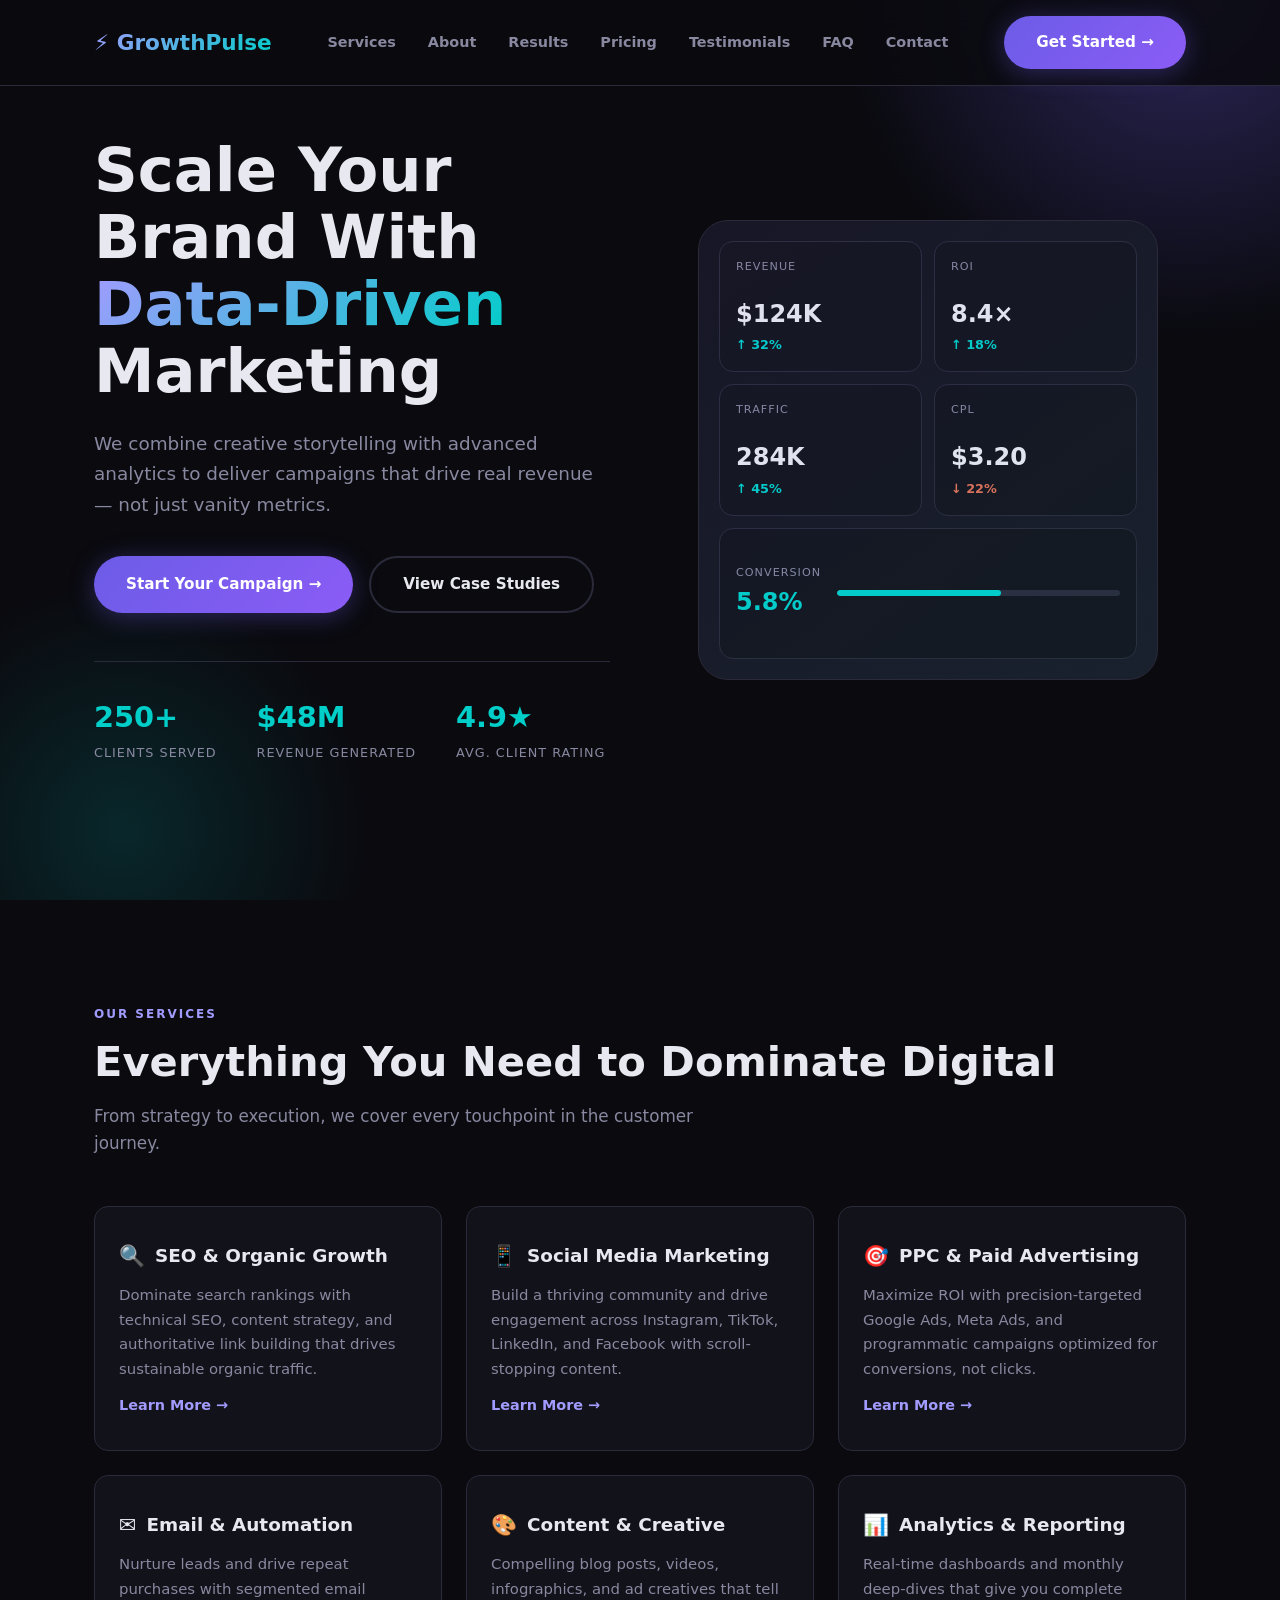
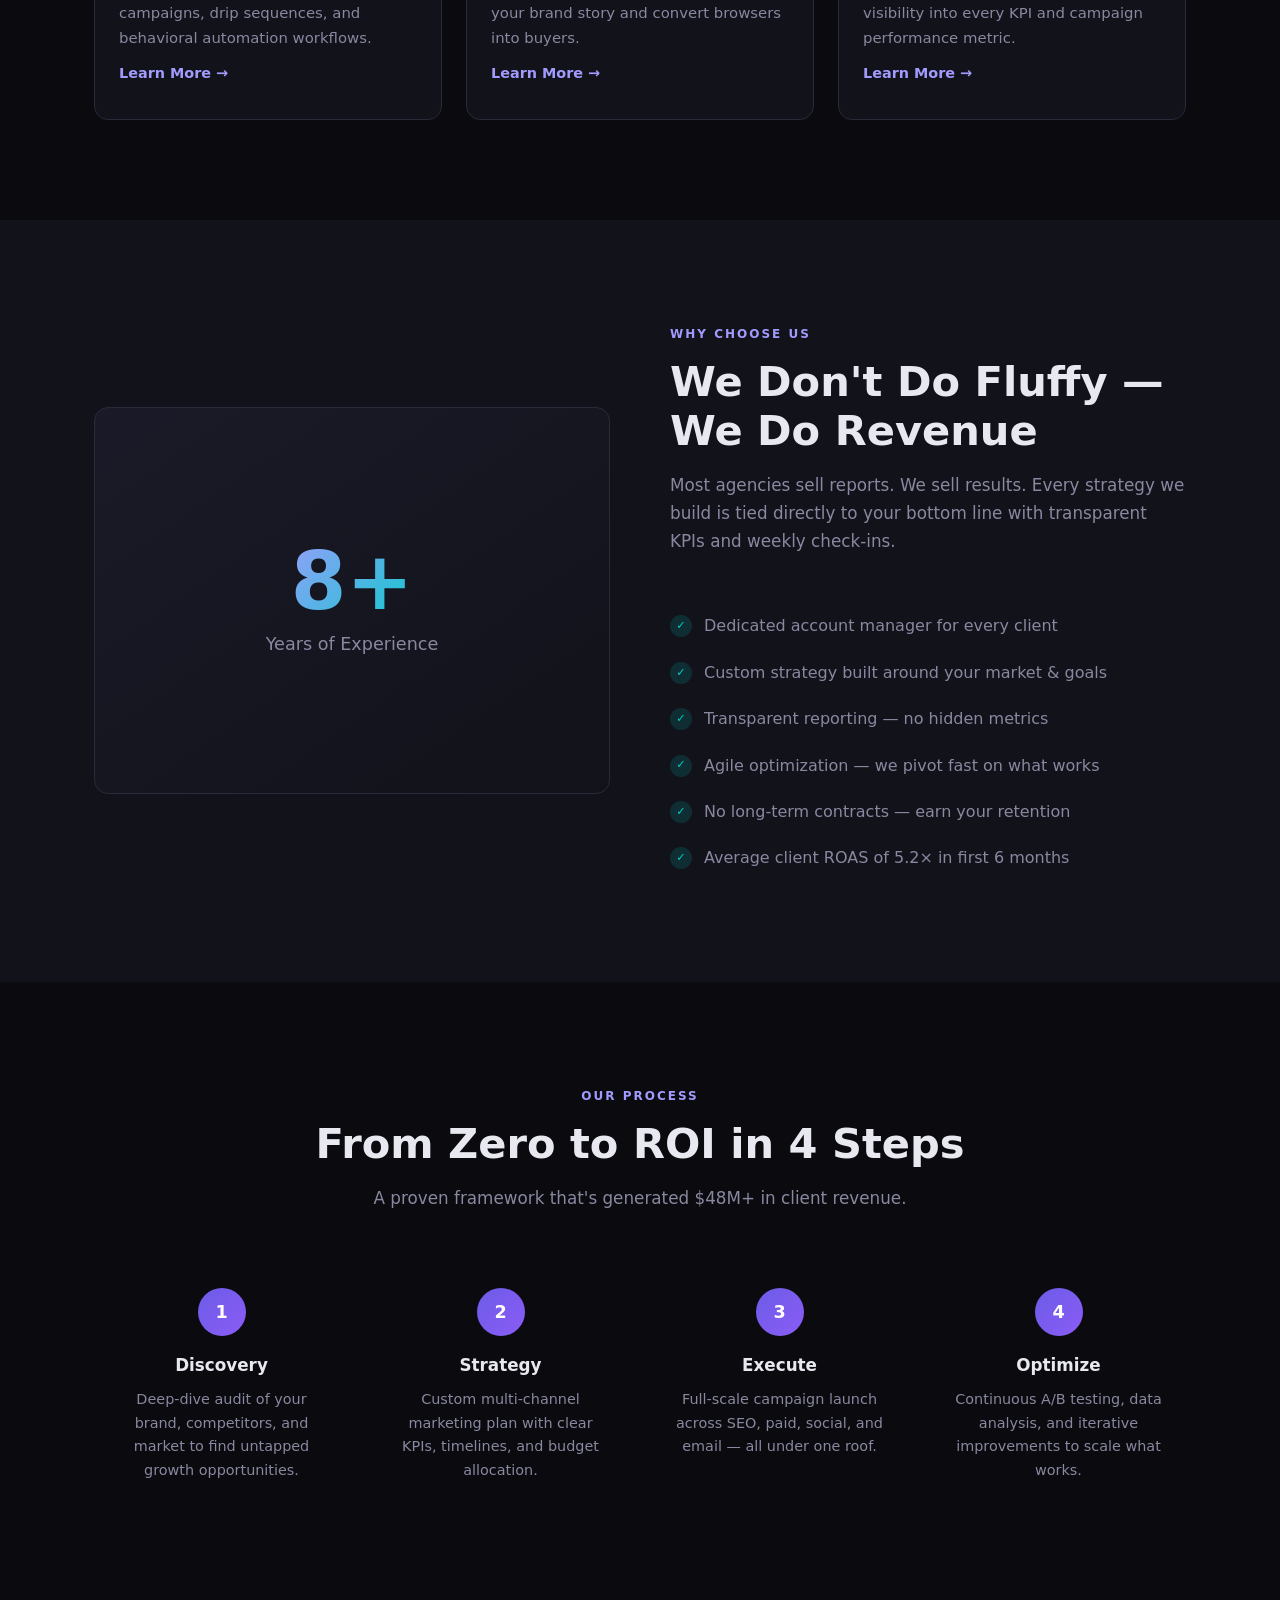
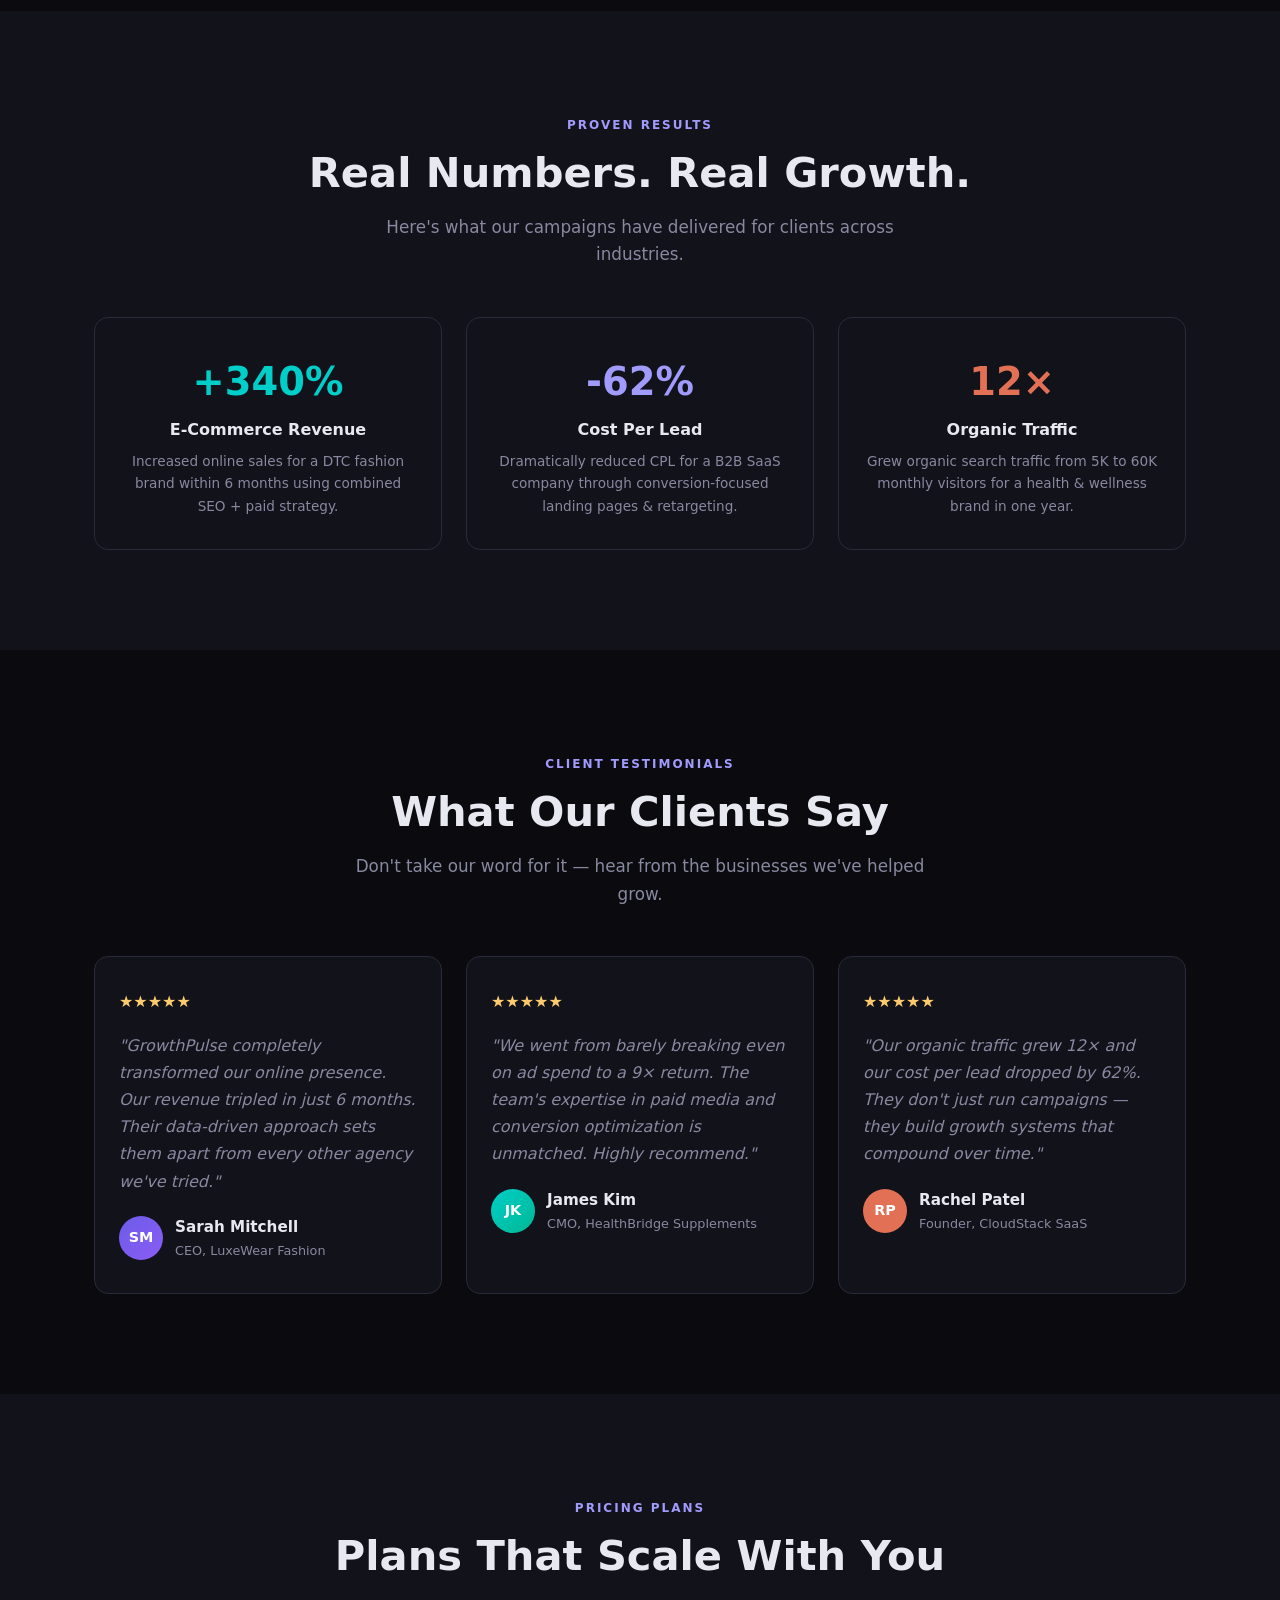
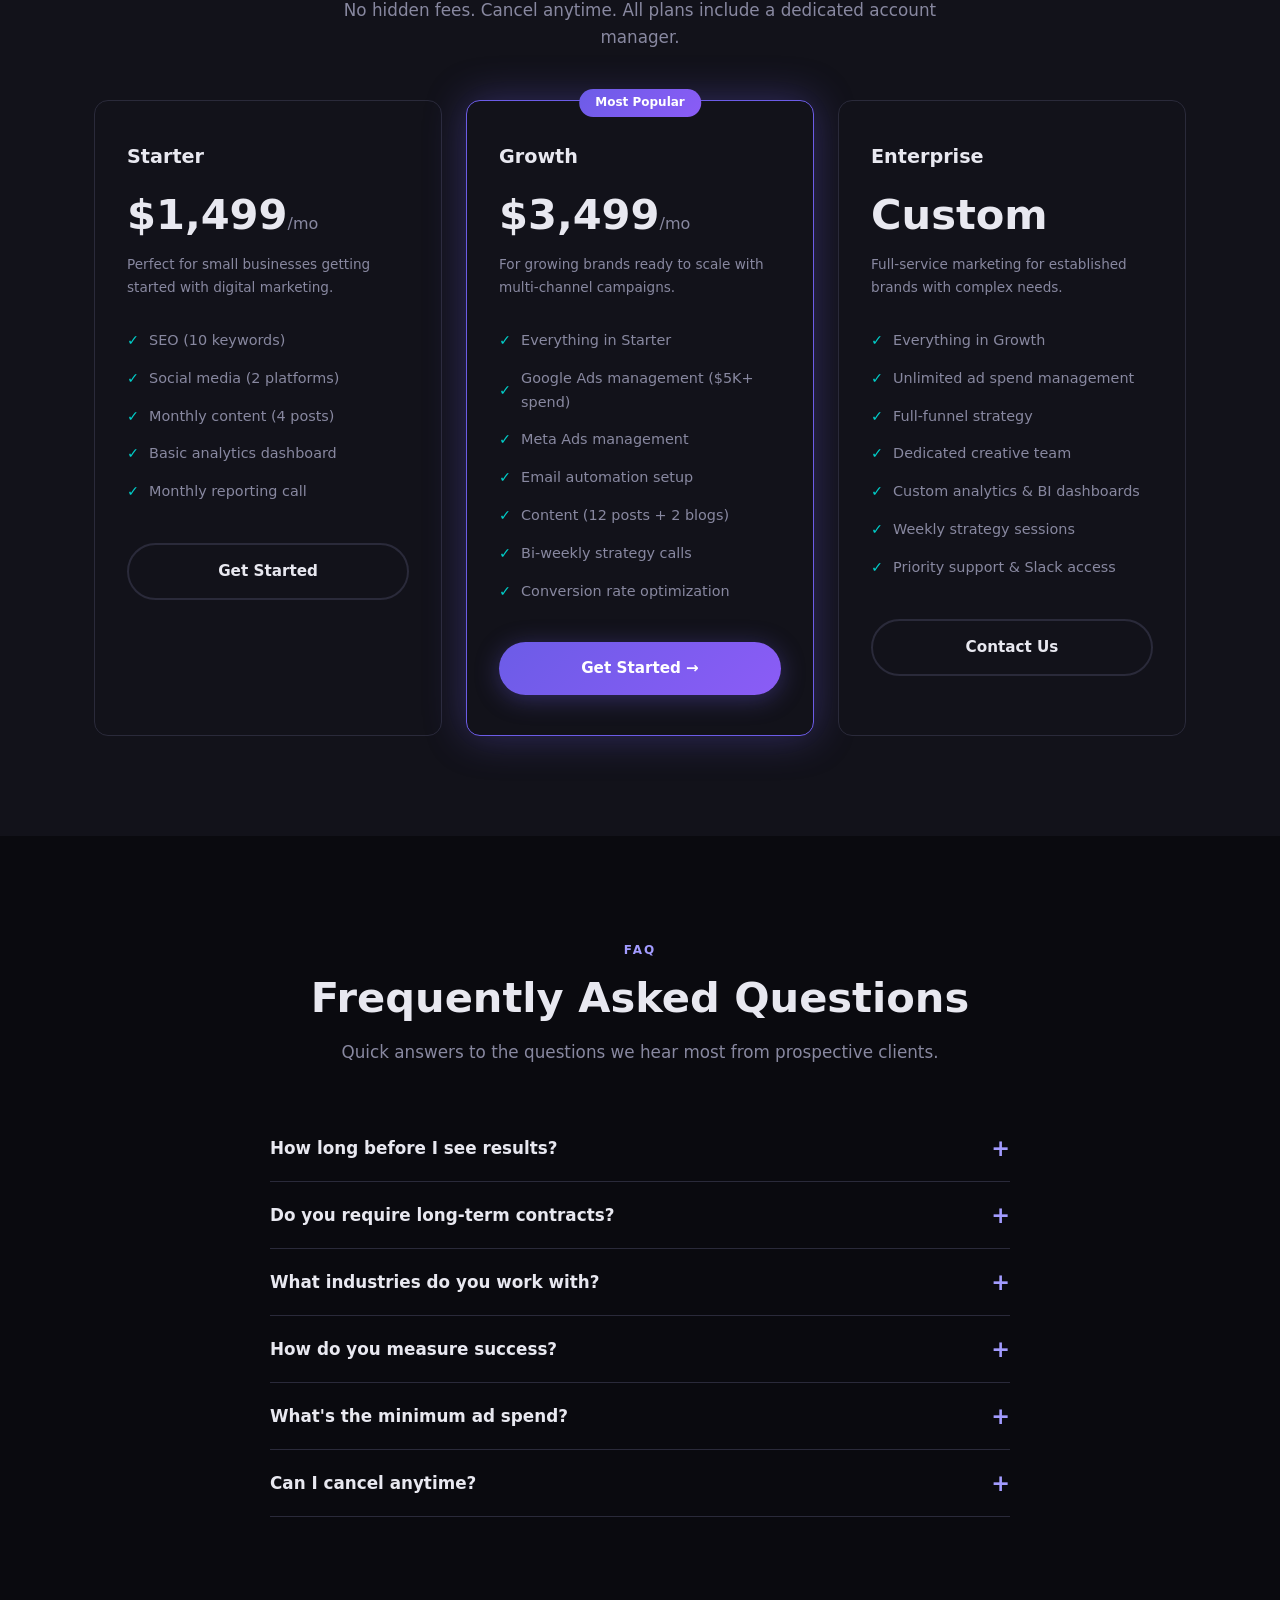
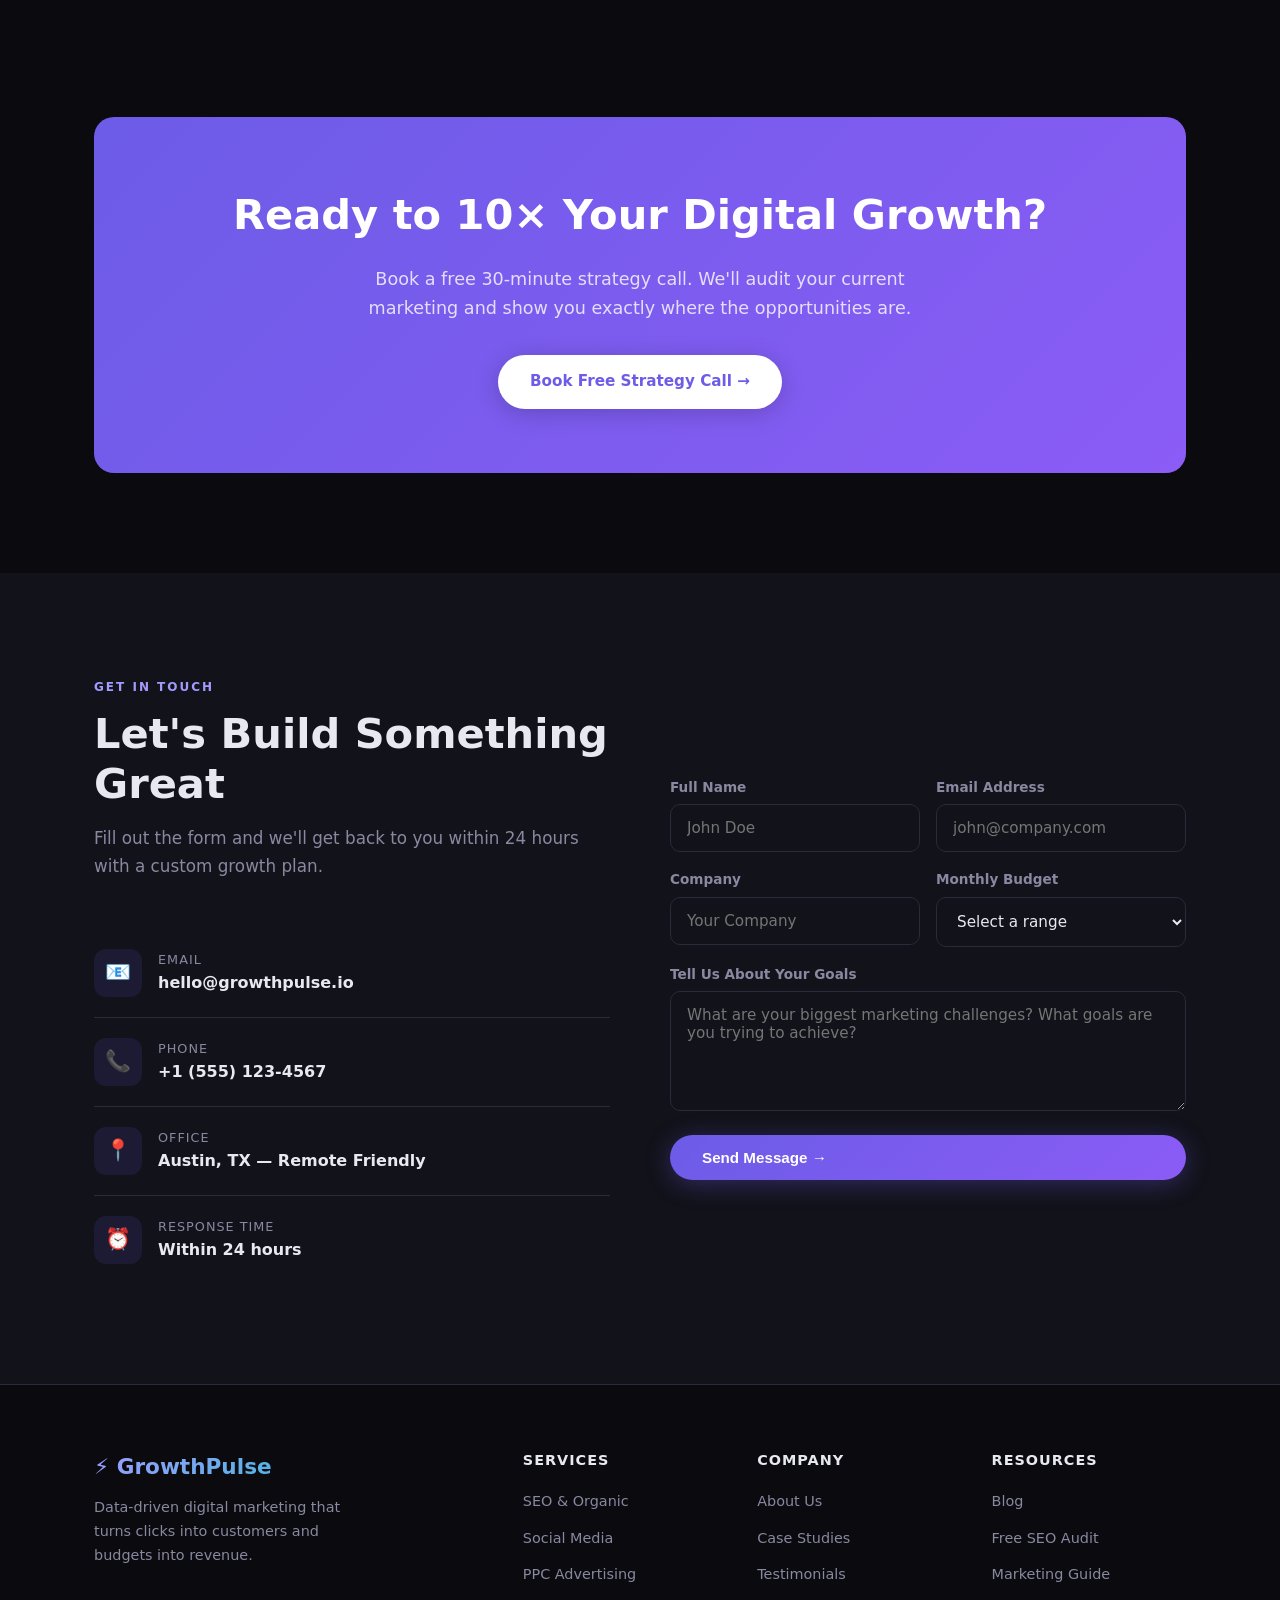
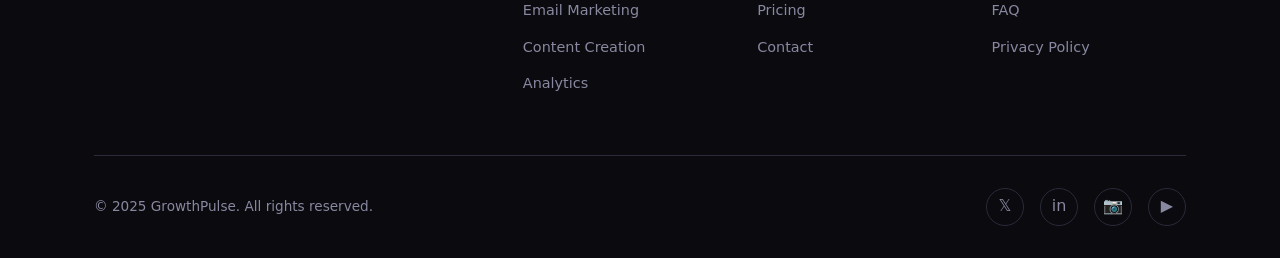
<file: index.html>
<!DOCTYPE html>
<html lang="en">
<head>
    <meta charset="UTF-8">
    <meta name="viewport" content="width=device-width, initial-scale=1.0">
    <title>GrowthPulse — Digital Marketing Agency</title>
    <link rel="stylesheet" href="css/style.css">
</head>
<body>

<!-- ── Navbar ── -->
<nav class="navbar" id="navbar">
    <div class="container">
        <a href="index.html" class="logo">⚡ GrowthPulse</a>
        <ul class="nav-links">
            <li><a href="#services">Services</a></li>
            <li><a href="#about">About</a></li>
            <li><a href="#results">Results</a></li>
            <li><a href="#pricing">Pricing</a></li>
            <li><a href="#testimonials">Testimonials</a></li>
            <li><a href="#faq">FAQ</a></li>
            <li><a href="#contact">Contact</a></li>
        </ul>
        <div class="nav-cta">
            <a href="#contact" class="btn btn-primary">Get Started →</a>
            <button class="hamburger" id="hamburgerBtn" aria-label="Menu">
                <span></span><span></span><span></span>
            </button>
        </div>
    </div>
</nav>

<!-- ── Mobile Menu ── -->
<div class="mobile-menu" id="mobileMenu">
    <button class="mobile-close" id="mobileClose">×</button>
    <a href="index.html">Home</a>
    <a href="seo.html">SEO</a>
    <a href="social-media.html">Social Media</a>
    <a href="ppc.html">PPC</a>
    <a href="email.html">Email</a>
    <a href="content.html">Content</a>
    <a href="analytics.html">Analytics</a>
    <a href="#contact">Contact</a>
</div>

<!-- ── Hero ── -->
<section class="hero" id="hero" style="min-height:100vh;display:flex;align-items:center;position:relative;overflow:hidden;">
    <div style="position:absolute;top:-40%;right:-20%;width:700px;height:700px;border-radius:50%;background:radial-gradient(circle,rgba(108,92,231,.35),transparent 70%);pointer-events:none;"></div>
    <div style="position:absolute;bottom:-20%;left:-10%;width:500px;height:500px;border-radius:50%;background:radial-gradient(circle,rgba(0,206,201,.15),transparent 70%);pointer-events:none;"></div>
    <div class="container" style="position:relative;z-index:1;">
        <div style="display:grid;grid-template-columns:1fr 1fr;gap:60px;align-items:center;">
            <div>
                <div style="font-size:clamp(2.4rem,5.5vw,3.8rem);font-weight:900;line-height:1.1;margin-bottom:24px;">
                    Scale Your Brand With
                    <span style="background:linear-gradient(135deg,#a29bfe,#00cec9);-webkit-background-clip:text;-webkit-text-fill-color:transparent;">Data-Driven</span>
                    Marketing
                </div>
                <p style="font-size:1.15rem;color:var(--text-muted);margin-bottom:36px;max-width:500px;">
                    We combine creative storytelling with advanced analytics to deliver campaigns that drive real revenue — not just vanity metrics.
                </p>
                <div style="display:flex;gap:16px;flex-wrap:wrap;">
                    <a href="#contact" class="btn btn-primary">Start Your Campaign →</a>
                    <a href="#results" class="btn btn-outline">View Case Studies</a>
                </div>
                <div style="display:flex;gap:40px;margin-top:48px;padding-top:32px;border-top:1px solid var(--border);">
                    <div>
                        <div style="font-size:1.8rem;font-weight:800;"><span style="color:var(--green);">250+</span></div>
                        <div style="font-size:.8rem;color:var(--text-muted);text-transform:uppercase;letter-spacing:1px;">Clients Served</div>
                    </div>
                    <div>
                        <div style="font-size:1.8rem;font-weight:800;"><span style="color:var(--green);">$48M</span></div>
                        <div style="font-size:.8rem;color:var(--text-muted);text-transform:uppercase;letter-spacing:1px;">Revenue Generated</div>
                    </div>
                    <div>
                        <div style="font-size:1.8rem;font-weight:800;"><span style="color:var(--green);">4.9★</span></div>
                        <div style="font-size:.8rem;color:var(--text-muted);text-transform:uppercase;letter-spacing:1px;">Avg. Client Rating</div>
                    </div>
                </div>
            </div>
            <div style="display:flex;justify-content:center;align-items:center;">
                <div style="width:100%;max-width:460px;aspect-ratio:1;border-radius:30px;background:linear-gradient(145deg,var(--bg-card),var(--bg-card-hover));border:1px solid var(--border);display:grid;grid-template-columns:1fr 1fr;grid-template-rows:1fr 1fr 1fr;gap:12px;padding:20px;position:relative;overflow:hidden;">
                    <div style="position:absolute;inset:0;background:linear-gradient(145deg,rgba(108,92,231,.06),rgba(0,206,201,.04));pointer-events:none;"></div>
                    <div style="border-radius:14px;padding:16px;border:1px solid var(--border);display:flex;flex-direction:column;justify-content:space-between;background:rgba(18,18,26,.8);">
                        <span style="font-size:.7rem;color:var(--text-muted);text-transform:uppercase;letter-spacing:1px;">Revenue</span>
                        <div><span style="font-size:1.5rem;font-weight:800;">$124K</span><span style="font-size:.8rem;color:var(--green);font-weight:600;display:block;">↑ 32%</span></div>
                    </div>
                    <div style="border-radius:14px;padding:16px;border:1px solid var(--border);display:flex;flex-direction:column;justify-content:space-between;background:rgba(18,18,26,.8);">
                        <span style="font-size:.7rem;color:var(--text-muted);text-transform:uppercase;letter-spacing:1px;">ROI</span>
                        <div><span style="font-size:1.5rem;font-weight:800;">8.4×</span><span style="font-size:.8rem;color:var(--green);font-weight:600;display:block;">↑ 18%</span></div>
                    </div>
                    <div style="border-radius:14px;padding:16px;border:1px solid var(--border);display:flex;flex-direction:column;justify-content:space-between;background:rgba(18,18,26,.8);">
                        <span style="font-size:.7rem;color:var(--text-muted);text-transform:uppercase;letter-spacing:1px;">Traffic</span>
                        <div><span style="font-size:1.5rem;font-weight:800;">284K</span><span style="font-size:.8rem;color:var(--green);font-weight:600;display:block;">↑ 45%</span></div>
                    </div>
                    <div style="border-radius:14px;padding:16px;border:1px solid var(--border);display:flex;flex-direction:column;justify-content:space-between;background:rgba(18,18,26,.8);">
                        <span style="font-size:.7rem;color:var(--text-muted);text-transform:uppercase;letter-spacing:1px;">CPL</span>
                        <div><span style="font-size:1.5rem;font-weight:800;">$3.20</span><span style="font-size:.8rem;color:var(--orange);font-weight:600;display:block;">↓ 22%</span></div>
                    </div>
                    <div style="grid-column:span 2;border-radius:14px;padding:16px;border:1px solid var(--border);display:flex;align-items:center;gap:16px;background:rgba(18,18,26,.8);">
                        <div><span style="font-size:.7rem;color:var(--text-muted);text-transform:uppercase;letter-spacing:1px;display:block;">Conversion</span><span style="font-size:1.5rem;font-weight:800;color:var(--green);">5.8%</span></div>
                        <div style="flex:1;height:6px;border-radius:3px;background:var(--border);overflow:hidden;"><div style="height:100%;width:58%;border-radius:3px;background:var(--green);"></div></div>
                    </div>
                </div>
            </div>
        </div>
    </div>
</section>

<!-- ── Services ── -->
<section class="section" id="services">
    <div class="container">
        <span class="section-label">Our Services</span>
        <h2 class="section-title">Everything You Need to Dominate Digital</h2>
        <p class="section-sub">From strategy to execution, we cover every touchpoint in the customer journey.</p>
        <div class="feature-grid">
            <div class="feature-card fade-up">
                <h3><span class="feature-icon">🔍</span> SEO & Organic Growth</h3>
                <p>Dominate search rankings with technical SEO, content strategy, and authoritative link building that drives sustainable organic traffic.</p>
                <a href="seo.html" style="display:inline-block;margin-top:12px;font-weight:700;font-size:.9rem;">Learn More →</a>
            </div>
            <div class="feature-card fade-up">
                <h3><span class="feature-icon">📱</span> Social Media Marketing</h3>
                <p>Build a thriving community and drive engagement across Instagram, TikTok, LinkedIn, and Facebook with scroll-stopping content.</p>
                <a href="social-media.html" style="display:inline-block;margin-top:12px;font-weight:700;font-size:.9rem;">Learn More →</a>
            </div>
            <div class="feature-card fade-up">
                <h3><span class="feature-icon">🎯</span> PPC & Paid Advertising</h3>
                <p>Maximize ROI with precision-targeted Google Ads, Meta Ads, and programmatic campaigns optimized for conversions, not clicks.</p>
                <a href="ppc.html" style="display:inline-block;margin-top:12px;font-weight:700;font-size:.9rem;">Learn More →</a>
            </div>
            <div class="feature-card fade-up">
                <h3><span class="feature-icon">✉️</span> Email & Automation</h3>
                <p>Nurture leads and drive repeat purchases with segmented email campaigns, drip sequences, and behavioral automation workflows.</p>
                <a href="email.html" style="display:inline-block;margin-top:12px;font-weight:700;font-size:.9rem;">Learn More →</a>
            </div>
            <div class="feature-card fade-up">
                <h3><span class="feature-icon">🎨</span> Content & Creative</h3>
                <p>Compelling blog posts, videos, infographics, and ad creatives that tell your brand story and convert browsers into buyers.</p>
                <a href="content.html" style="display:inline-block;margin-top:12px;font-weight:700;font-size:.9rem;">Learn More →</a>
            </div>
            <div class="feature-card fade-up">
                <h3><span class="feature-icon">📊</span> Analytics & Reporting</h3>
                <p>Real-time dashboards and monthly deep-dives that give you complete visibility into every KPI and campaign performance metric.</p>
                <a href="analytics.html" style="display:inline-block;margin-top:12px;font-weight:700;font-size:.9rem;">Learn More →</a>
            </div>
        </div>
    </div>
</section>

<!-- ── About ── -->
<section class="section" id="about" style="background:var(--bg-card);">
    <div class="container">
        <div style="display:grid;grid-template-columns:1fr 1fr;gap:60px;align-items:center;">
            <div style="border-radius:var(--radius);background:linear-gradient(145deg,var(--bg-card-hover),var(--bg-card));border:1px solid var(--border);aspect-ratio:4/3;display:flex;align-items:center;justify-content:center;">
                <div style="text-align:center;">
                    <div style="font-size:5rem;font-weight:900;background:linear-gradient(135deg,#a29bfe,#00cec9);-webkit-background-clip:text;-webkit-text-fill-color:transparent;line-height:1;">8+</div>
                    <div style="font-size:1.1rem;color:var(--text-muted);margin-top:8px;">Years of Experience</div>
                </div>
            </div>
            <div>
                <span class="section-label">Why Choose Us</span>
                <h2 class="section-title">We Don't Do Fluffy — We Do Revenue</h2>
                <p class="section-sub">Most agencies sell reports. We sell results. Every strategy we build is tied directly to your bottom line with transparent KPIs and weekly check-ins.</p>
                <ul class="check-list">
                    <li>Dedicated account manager for every client</li>
                    <li>Custom strategy built around your market & goals</li>
                    <li>Transparent reporting — no hidden metrics</li>
                    <li>Agile optimization — we pivot fast on what works</li>
                    <li>No long-term contracts — earn your retention</li>
                    <li>Average client ROAS of 5.2× in first 6 months</li>
                </ul>
            </div>
        </div>
    </div>
</section>

<!-- ── Process ── -->
<section class="section" id="process">
    <div class="container">
        <div style="text-align:center;">
            <span class="section-label">Our Process</span>
            <h2 class="section-title">From Zero to ROI in 4 Steps</h2>
            <p class="section-sub" style="margin-left:auto;margin-right:auto;">A proven framework that's generated $48M+ in client revenue.</p>
        </div>
        <div class="steps-grid">
            <div class="step-card fade-up">
                <div class="step-num">1</div>
                <h3>Discovery</h3>
                <p>Deep-dive audit of your brand, competitors, and market to find untapped growth opportunities.</p>
            </div>
            <div class="step-card fade-up">
                <div class="step-num">2</div>
                <h3>Strategy</h3>
                <p>Custom multi-channel marketing plan with clear KPIs, timelines, and budget allocation.</p>
            </div>
            <div class="step-card fade-up">
                <div class="step-num">3</div>
                <h3>Execute</h3>
                <p>Full-scale campaign launch across SEO, paid, social, and email — all under one roof.</p>
            </div>
            <div class="step-card fade-up">
                <div class="step-num">4</div>
                <h3>Optimize</h3>
                <p>Continuous A/B testing, data analysis, and iterative improvements to scale what works.</p>
            </div>
        </div>
    </div>
</section>

<!-- ── Results ── -->
<section class="section" id="results" style="background:var(--bg-card);">
    <div class="container">
        <div style="text-align:center;">
            <span class="section-label">Proven Results</span>
            <h2 class="section-title">Real Numbers. Real Growth.</h2>
            <p class="section-sub" style="margin-left:auto;margin-right:auto;">Here's what our campaigns have delivered for clients across industries.</p>
        </div>
        <div class="feature-grid" style="grid-template-columns:repeat(3,1fr);">
            <div class="feature-card fade-up" style="text-align:center;">
                <div style="font-size:2.4rem;font-weight:900;color:var(--green);margin-bottom:4px;">+340%</div>
                <h4 style="font-size:1rem;margin-bottom:6px;">E-Commerce Revenue</h4>
                <p style="font-size:.85rem;color:var(--text-muted);">Increased online sales for a DTC fashion brand within 6 months using combined SEO + paid strategy.</p>
            </div>
            <div class="feature-card fade-up" style="text-align:center;">
                <div style="font-size:2.4rem;font-weight:900;color:var(--accent-light);margin-bottom:4px;">-62%</div>
                <h4 style="font-size:1rem;margin-bottom:6px;">Cost Per Lead</h4>
                <p style="font-size:.85rem;color:var(--text-muted);">Dramatically reduced CPL for a B2B SaaS company through conversion-focused landing pages & retargeting.</p>
            </div>
            <div class="feature-card fade-up" style="text-align:center;">
                <div style="font-size:2.4rem;font-weight:900;color:var(--orange);margin-bottom:4px;">12×</div>
                <h4 style="font-size:1rem;margin-bottom:6px;">Organic Traffic</h4>
                <p style="font-size:.85rem;color:var(--text-muted);">Grew organic search traffic from 5K to 60K monthly visitors for a health & wellness brand in one year.</p>
            </div>
        </div>
    </div>
</section>

<!-- ── Testimonials ── -->
<section class="section" id="testimonials">
    <div class="container">
        <div style="text-align:center;">
            <span class="section-label">Client Testimonials</span>
            <h2 class="section-title">What Our Clients Say</h2>
            <p class="section-sub" style="margin-left:auto;margin-right:auto;">Don't take our word for it — hear from the businesses we've helped grow.</p>
        </div>
        <div class="feature-grid" style="grid-template-columns:repeat(auto-fit,minmax(320px,1fr));">
            <div class="feature-card fade-up">
                <div style="color:#fdcb6e;font-size:1rem;margin-bottom:16px;">★★★★★</div>
                <blockquote style="font-size:1rem;color:var(--text-muted);font-style:italic;margin-bottom:20px;line-height:1.7;">"GrowthPulse completely transformed our online presence. Our revenue tripled in just 6 months. Their data-driven approach sets them apart from every other agency we've tried."</blockquote>
                <div style="display:flex;align-items:center;gap:12px;">
                    <div style="width:44px;height:44px;border-radius:50%;display:flex;align-items:center;justify-content:center;font-weight:700;font-size:.9rem;color:#fff;background:linear-gradient(135deg,var(--accent),#8b5cf6);">SM</div>
                    <div><div style="font-weight:700;font-size:.95rem;">Sarah Mitchell</div><div style="font-size:.8rem;color:var(--text-muted);">CEO, LuxeWear Fashion</div></div>
                </div>
            </div>
            <div class="feature-card fade-up">
                <div style="color:#fdcb6e;font-size:1rem;margin-bottom:16px;">★★★★★</div>
                <blockquote style="font-size:1rem;color:var(--text-muted);font-style:italic;margin-bottom:20px;line-height:1.7;">"We went from barely breaking even on ad spend to a 9× return. The team's expertise in paid media and conversion optimization is unmatched. Highly recommend."</blockquote>
                <div style="display:flex;align-items:center;gap:12px;">
                    <div style="width:44px;height:44px;border-radius:50%;display:flex;align-items:center;justify-content:center;font-weight:700;font-size:.9rem;color:#fff;background:linear-gradient(135deg,var(--green),#00b894);">JK</div>
                    <div><div style="font-weight:700;font-size:.95rem;">James Kim</div><div style="font-size:.8rem;color:var(--text-muted);">CMO, HealthBridge Supplements</div></div>
                </div>
            </div>
            <div class="feature-card fade-up">
                <div style="color:#fdcb6e;font-size:1rem;margin-bottom:16px;">★★★★★</div>
                <blockquote style="font-size:1rem;color:var(--text-muted);font-style:italic;margin-bottom:20px;line-height:1.7;">"Our organic traffic grew 12× and our cost per lead dropped by 62%. They don't just run campaigns — they build growth systems that compound over time."</blockquote>
                <div style="display:flex;align-items:center;gap:12px;">
                    <div style="width:44px;height:44px;border-radius:50%;display:flex;align-items:center;justify-content:center;font-weight:700;font-size:.9rem;color:#fff;background:linear-gradient(135deg,var(--orange),#e17055);">RP</div>
                    <div><div style="font-weight:700;font-size:.95rem;">Rachel Patel</div><div style="font-size:.8rem;color:var(--text-muted);">Founder, CloudStack SaaS</div></div>
                </div>
            </div>
        </div>
    </div>
</section>

<!-- ── Pricing ── -->
<section class="section" id="pricing" style="background:var(--bg-card);">
    <div class="container">
        <div style="text-align:center;">
            <span class="section-label">Pricing Plans</span>
            <h2 class="section-title">Plans That Scale With You</h2>
            <p class="section-sub" style="margin-left:auto;margin-right:auto;">No hidden fees. Cancel anytime. All plans include a dedicated account manager.</p>
        </div>
        <div class="pricing-grid">
            <div class="pricing-card fade-up">
                <h3>Starter</h3>
                <div class="price">$1,499<span>/mo</span></div>
                <p class="price-desc">Perfect for small businesses getting started with digital marketing.</p>
                <ul class="pricing-features">
                    <li>SEO (10 keywords)</li>
                    <li>Social media (2 platforms)</li>
                    <li>Monthly content (4 posts)</li>
                    <li>Basic analytics dashboard</li>
                    <li>Monthly reporting call</li>
                </ul>
                <a href="#contact" class="btn btn-outline">Get Started</a>
            </div>
            <div class="pricing-card featured fade-up">
                <div class="pricing-badge">Most Popular</div>
                <h3>Growth</h3>
                <div class="price">$3,499<span>/mo</span></div>
                <p class="price-desc">For growing brands ready to scale with multi-channel campaigns.</p>
                <ul class="pricing-features">
                    <li>Everything in Starter</li>
                    <li>Google Ads management ($5K+ spend)</li>
                    <li>Meta Ads management</li>
                    <li>Email automation setup</li>
                    <li>Content (12 posts + 2 blogs)</li>
                    <li>Bi-weekly strategy calls</li>
                    <li>Conversion rate optimization</li>
                </ul>
                <a href="#contact" class="btn btn-primary">Get Started →</a>
            </div>
            <div class="pricing-card fade-up">
                <h3>Enterprise</h3>
                <div class="price">Custom</div>
                <p class="price-desc">Full-service marketing for established brands with complex needs.</p>
                <ul class="pricing-features">
                    <li>Everything in Growth</li>
                    <li>Unlimited ad spend management</li>
                    <li>Full-funnel strategy</li>
                    <li>Dedicated creative team</li>
                    <li>Custom analytics & BI dashboards</li>
                    <li>Weekly strategy sessions</li>
                    <li>Priority support & Slack access</li>
                </ul>
                <a href="#contact" class="btn btn-outline">Contact Us</a>
            </div>
        </div>
    </div>
</section>

<!-- ── FAQ ── -->
<section class="section" id="faq">
    <div class="container">
        <div style="text-align:center;">
            <span class="section-label">FAQ</span>
            <h2 class="section-title">Frequently Asked Questions</h2>
            <p class="section-sub" style="margin-left:auto;margin-right:auto;">Quick answers to the questions we hear most from prospective clients.</p>
        </div>
        <div class="faq-list">
            <div class="faq-item">
                <button class="faq-question">How long before I see results?</button>
                <div class="faq-answer">Paid campaigns can generate leads within the first week. SEO and organic growth typically show significant results within 3–6 months. We set clear expectations during onboarding so you know exactly what to anticipate.</div>
            </div>
            <div class="faq-item">
                <button class="faq-question">Do you require long-term contracts?</button>
                <div class="faq-answer">No. All our plans are month-to-month. We believe in earning your business every single month. That said, our average client stays with us for 18+ months because the results speak for themselves.</div>
            </div>
            <div class="faq-item">
                <button class="faq-question">What industries do you work with?</button>
                <div class="faq-answer">We work across e-commerce, SaaS, health & wellness, real estate, professional services, and more. Our strategies are custom-built for each industry's unique customer journey and competitive landscape.</div>
            </div>
            <div class="faq-item">
                <button class="faq-question">How do you measure success?</button>
                <div class="faq-answer">We tie every campaign to your business goals — whether that's revenue, leads, traffic, or customer acquisition cost. You'll get a custom dashboard with real-time data and a detailed monthly report with actionable insights.</div>
            </div>
            <div class="faq-item">
                <button class="faq-question">What's the minimum ad spend?</button>
                <div class="faq-answer">We recommend a minimum of $3,000/month in ad spend for paid campaigns to gather enough data for optimization. However, we can structure smaller campaigns for testing before scaling.</div>
            </div>
            <div class="faq-item">
                <button class="faq-question">Can I cancel anytime?</button>
                <div class="faq-answer">Absolutely. There are no long-term contracts or cancellation fees. If we're not delivering results, you walk away — no hard feelings. But our clients typically don't.</div>
            </div>
        </div>
    </div>
</section>

<!-- ── CTA Banner ── -->
<section class="section">
    <div class="container">
        <div class="cta-banner fade-up">
            <h2>Ready to 10× Your Digital Growth?</h2>
            <p>Book a free 30-minute strategy call. We'll audit your current marketing and show you exactly where the opportunities are.</p>
            <a href="#contact" class="btn">Book Free Strategy Call →</a>
        </div>
    </div>
</section>

<!-- ── Contact ── -->
<section class="section" id="contact" style="background:var(--bg-card);">
    <div class="container">
        <div class="banner-grid">
            <div>
                <span class="section-label">Get In Touch</span>
                <h2 class="section-title">Let's Build Something Great</h2>
                <p class="section-sub">Fill out the form and we'll get back to you within 24 hours with a custom growth plan.</p>
                <div style="display:flex;align-items:center;gap:16px;padding:20px 0;border-bottom:1px solid var(--border);">
                    <div style="width:48px;height:48px;border-radius:12px;background:rgba(108,92,231,.12);display:flex;align-items:center;justify-content:center;font-size:1.3rem;flex-shrink:0;">📧</div>
                    <div><div style="font-size:.8rem;color:var(--text-muted);text-transform:uppercase;letter-spacing:1px;">Email</div><div style="font-weight:700;font-size:1rem;">hello@growthpulse.io</div></div>
                </div>
                <div style="display:flex;align-items:center;gap:16px;padding:20px 0;border-bottom:1px solid var(--border);">
                    <div style="width:48px;height:48px;border-radius:12px;background:rgba(108,92,231,.12);display:flex;align-items:center;justify-content:center;font-size:1.3rem;flex-shrink:0;">📞</div>
                    <div><div style="font-size:.8rem;color:var(--text-muted);text-transform:uppercase;letter-spacing:1px;">Phone</div><div style="font-weight:700;font-size:1rem;">+1 (555) 123-4567</div></div>
                </div>
                <div style="display:flex;align-items:center;gap:16px;padding:20px 0;border-bottom:1px solid var(--border);">
                    <div style="width:48px;height:48px;border-radius:12px;background:rgba(108,92,231,.12);display:flex;align-items:center;justify-content:center;font-size:1.3rem;flex-shrink:0;">📍</div>
                    <div><div style="font-size:.8rem;color:var(--text-muted);text-transform:uppercase;letter-spacing:1px;">Office</div><div style="font-weight:700;font-size:1rem;">Austin, TX — Remote Friendly</div></div>
                </div>
                <div style="display:flex;align-items:center;gap:16px;padding:20px 0;">
                    <div style="width:48px;height:48px;border-radius:12px;background:rgba(108,92,231,.12);display:flex;align-items:center;justify-content:center;font-size:1.3rem;flex-shrink:0;">⏰</div>
                    <div><div style="font-size:.8rem;color:var(--text-muted);text-transform:uppercase;letter-spacing:1px;">Response Time</div><div style="font-weight:700;font-size:1rem;">Within 24 hours</div></div>
                </div>
            </div>
            <form class="contact-form" id="contactForm" onsubmit="handleSubmit(event)" style="display:flex;flex-direction:column;gap:16px;">
                <div style="display:grid;grid-template-columns:1fr 1fr;gap:16px;">
                    <div>
                        <label for="name" style="display:block;font-size:.85rem;font-weight:600;margin-bottom:6px;color:var(--text-muted);">Full Name</label>
                        <input type="text" id="name" placeholder="John Doe" required style="width:100%;padding:14px 16px;border-radius:10px;border:1px solid var(--border);background:var(--bg-card);color:var(--text);font-size:.95rem;font-family:var(--font);transition:border-color .3s;">
                    </div>
                    <div>
                        <label for="email" style="display:block;font-size:.85rem;font-weight:600;margin-bottom:6px;color:var(--text-muted);">Email Address</label>
                        <input type="email" id="email" placeholder="john@company.com" required style="width:100%;padding:14px 16px;border-radius:10px;border:1px solid var(--border);background:var(--bg-card);color:var(--text);font-size:.95rem;font-family:var(--font);transition:border-color .3s;">
                    </div>
                </div>
                <div style="display:grid;grid-template-columns:1fr 1fr;gap:16px;">
                    <div>
                        <label for="company" style="display:block;font-size:.85rem;font-weight:600;margin-bottom:6px;color:var(--text-muted);">Company</label>
                        <input type="text" id="company" placeholder="Your Company" style="width:100%;padding:14px 16px;border-radius:10px;border:1px solid var(--border);background:var(--bg-card);color:var(--text);font-size:.95rem;font-family:var(--font);transition:border-color .3s;">
                    </div>
                    <div>
                        <label for="budget" style="display:block;font-size:.85rem;font-weight:600;margin-bottom:6px;color:var(--text-muted);">Monthly Budget</label>
                        <select id="budget" style="width:100%;padding:14px 16px;border-radius:10px;border:1px solid var(--border);background:var(--bg-card);color:var(--text);font-size:.95rem;font-family:var(--font);transition:border-color .3s;">
                            <option value="">Select a range</option>
                            <option value="1-3k">$1,000 – $3,000</option>
                            <option value="3-5k">$3,000 – $5,000</option>
                            <option value="5-10k">$5,000 – $10,000</option>
                            <option value="10k+">$10,000+</option>
                        </select>
                    </div>
                </div>
                <div>
                    <label for="message" style="display:block;font-size:.85rem;font-weight:600;margin-bottom:6px;color:var(--text-muted);">Tell Us About Your Goals</label>
                    <textarea id="message" placeholder="What are your biggest marketing challenges? What goals are you trying to achieve?" style="width:100%;padding:14px 16px;border-radius:10px;border:1px solid var(--border);background:var(--bg-card);color:var(--text);font-size:.95rem;font-family:var(--font);transition:border-color .3s;resize:vertical;min-height:120px;"></textarea>
                </div>
                <button type="submit" class="btn btn-primary" id="submitBtn">Send Message →</button>
            </form>
        </div>
    </div>
</section>

<!-- ── Footer ── -->
<footer>
    <div class="container">
        <div class="footer-grid">
            <div class="footer-brand">
                <div class="logo">⚡ GrowthPulse</div>
                <p>Data-driven digital marketing that turns clicks into customers and budgets into revenue.</p>
            </div>
            <div class="footer-col">
                <h4>Services</h4>
                <ul>
                    <li><a href="seo.html">SEO & Organic</a></li>
                    <li><a href="social-media.html">Social Media</a></li>
                    <li><a href="ppc.html">PPC Advertising</a></li>
                    <li><a href="email.html">Email Marketing</a></li>
                    <li><a href="content.html">Content Creation</a></li>
                    <li><a href="analytics.html">Analytics</a></li>
                </ul>
            </div>
            <div class="footer-col">
                <h4>Company</h4>
                <ul>
                    <li><a href="#about">About Us</a></li>
                    <li><a href="#results">Case Studies</a></li>
                    <li><a href="#testimonials">Testimonials</a></li>
                    <li><a href="#pricing">Pricing</a></li>
                    <li><a href="#contact">Contact</a></li>
                </ul>
            </div>
            <div class="footer-col">
                <h4>Resources</h4>
                <ul>
                    <li><a href="#">Blog</a></li>
                    <li><a href="#">Free SEO Audit</a></li>
                    <li><a href="#">Marketing Guide</a></li>
                    <li><a href="#faq">FAQ</a></li>
                    <li><a href="#">Privacy Policy</a></li>
                </ul>
            </div>
        </div>
        <div class="footer-bottom">
            <span>© 2025 GrowthPulse. All rights reserved.</span>
            <div class="social-links">
                <a href="#" aria-label="Twitter">𝕏</a>
                <a href="#" aria-label="LinkedIn">in</a>
                <a href="#" aria-label="Instagram">📷</a>
                <a href="#" aria-label="YouTube">▶</a>
            </div>
        </div>
    </div>
</footer>

<script>
    // Navbar scroll
    window.addEventListener('scroll', () => {
        document.getElementById('navbar').classList.toggle('scrolled', window.scrollY > 50);
    });

    // Mobile menu
    document.getElementById('hamburgerBtn').addEventListener('click', () => document.getElementById('mobileMenu').classList.add('open'));
    document.getElementById('mobileClose').addEventListener('click', () => document.getElementById('mobileMenu').classList.remove('open'));

    // FAQ accordion
    document.querySelectorAll('.faq-question').forEach(btn => {
        btn.addEventListener('click', () => {
            const item = btn.parentElement;
            const wasOpen = item.classList.contains('open');
            document.querySelectorAll('.faq-item').forEach(i => i.classList.remove('open'));
            if (!wasOpen) item.classList.add('open');
        });
    });

    // Scroll animations
    const observer = new IntersectionObserver((entries) => {
        entries.forEach(e => { if (e.isIntersecting) { e.target.classList.add('visible'); observer.unobserve(e.target); } });
    }, { threshold: 0.15 });
    document.querySelectorAll('.fade-up').forEach(el => observer.observe(el));

    // Contact form
    function handleSubmit(e) {
        e.preventDefault();
        const btn = document.getElementById('submitBtn');
        btn.textContent = 'Sending...';
        btn.disabled = true;
        setTimeout(() => {
            btn.textContent = '✓ Message Sent!';
            btn.style.background = 'linear-gradient(135deg, #00cec9, #00b894)';
            setTimeout(() => {
                btn.textContent = 'Send Message →';
                btn.style.background = '';
                btn.disabled = false;
                e.target.reset();
            }, 2500);
        }, 1200);
    }
</script>
</body>
</html>
</file>
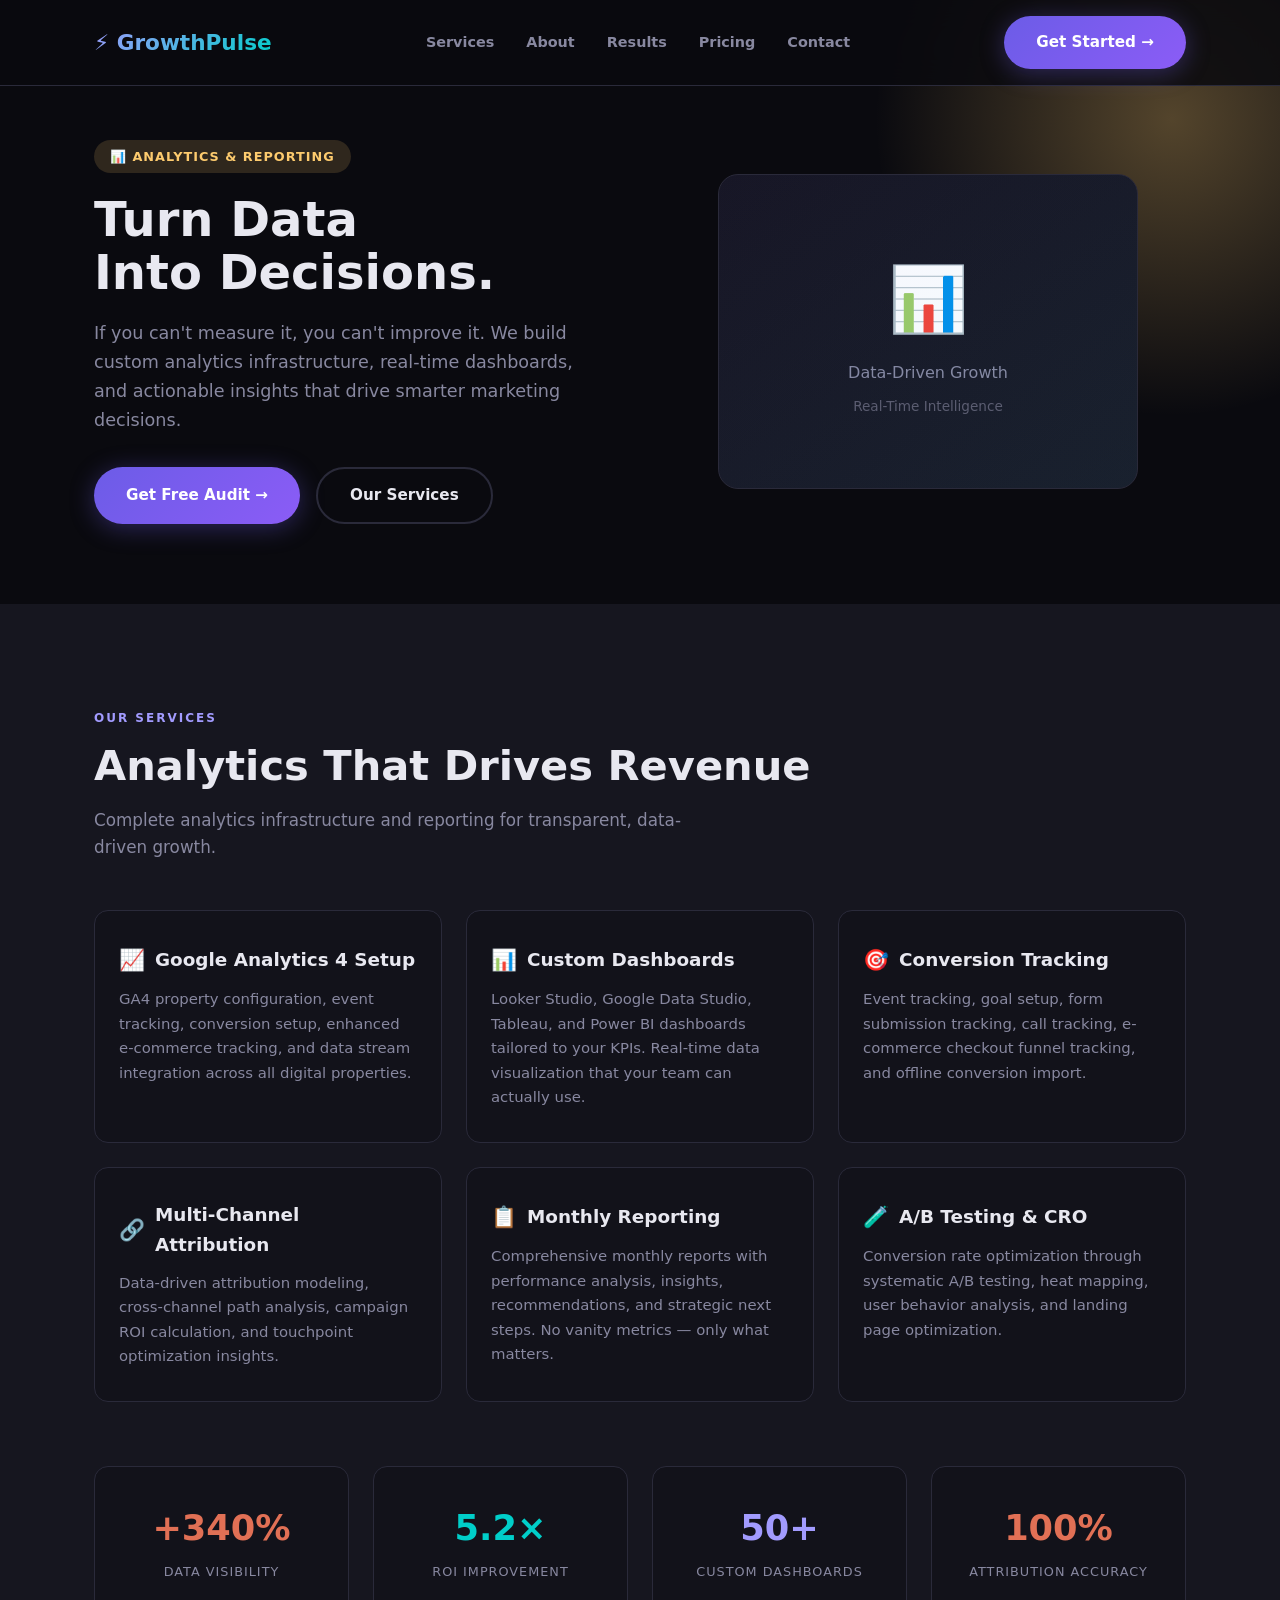
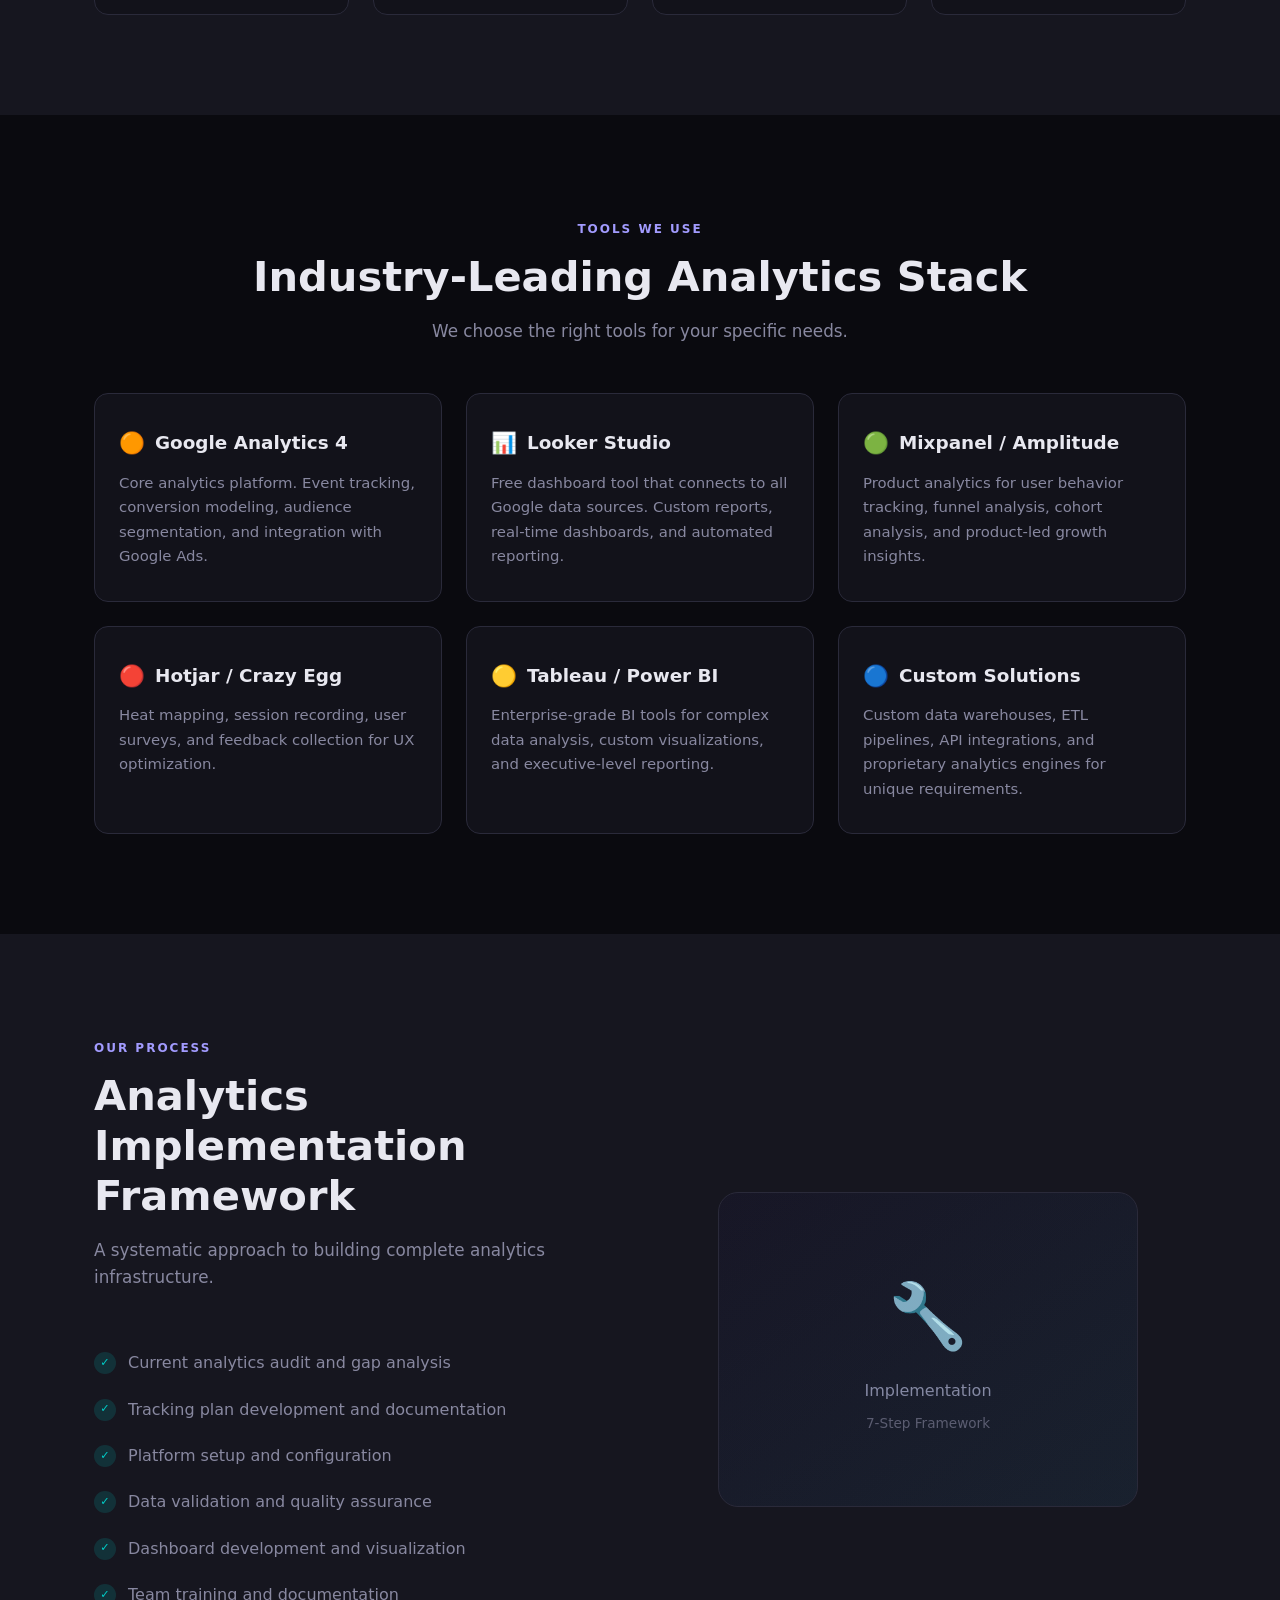
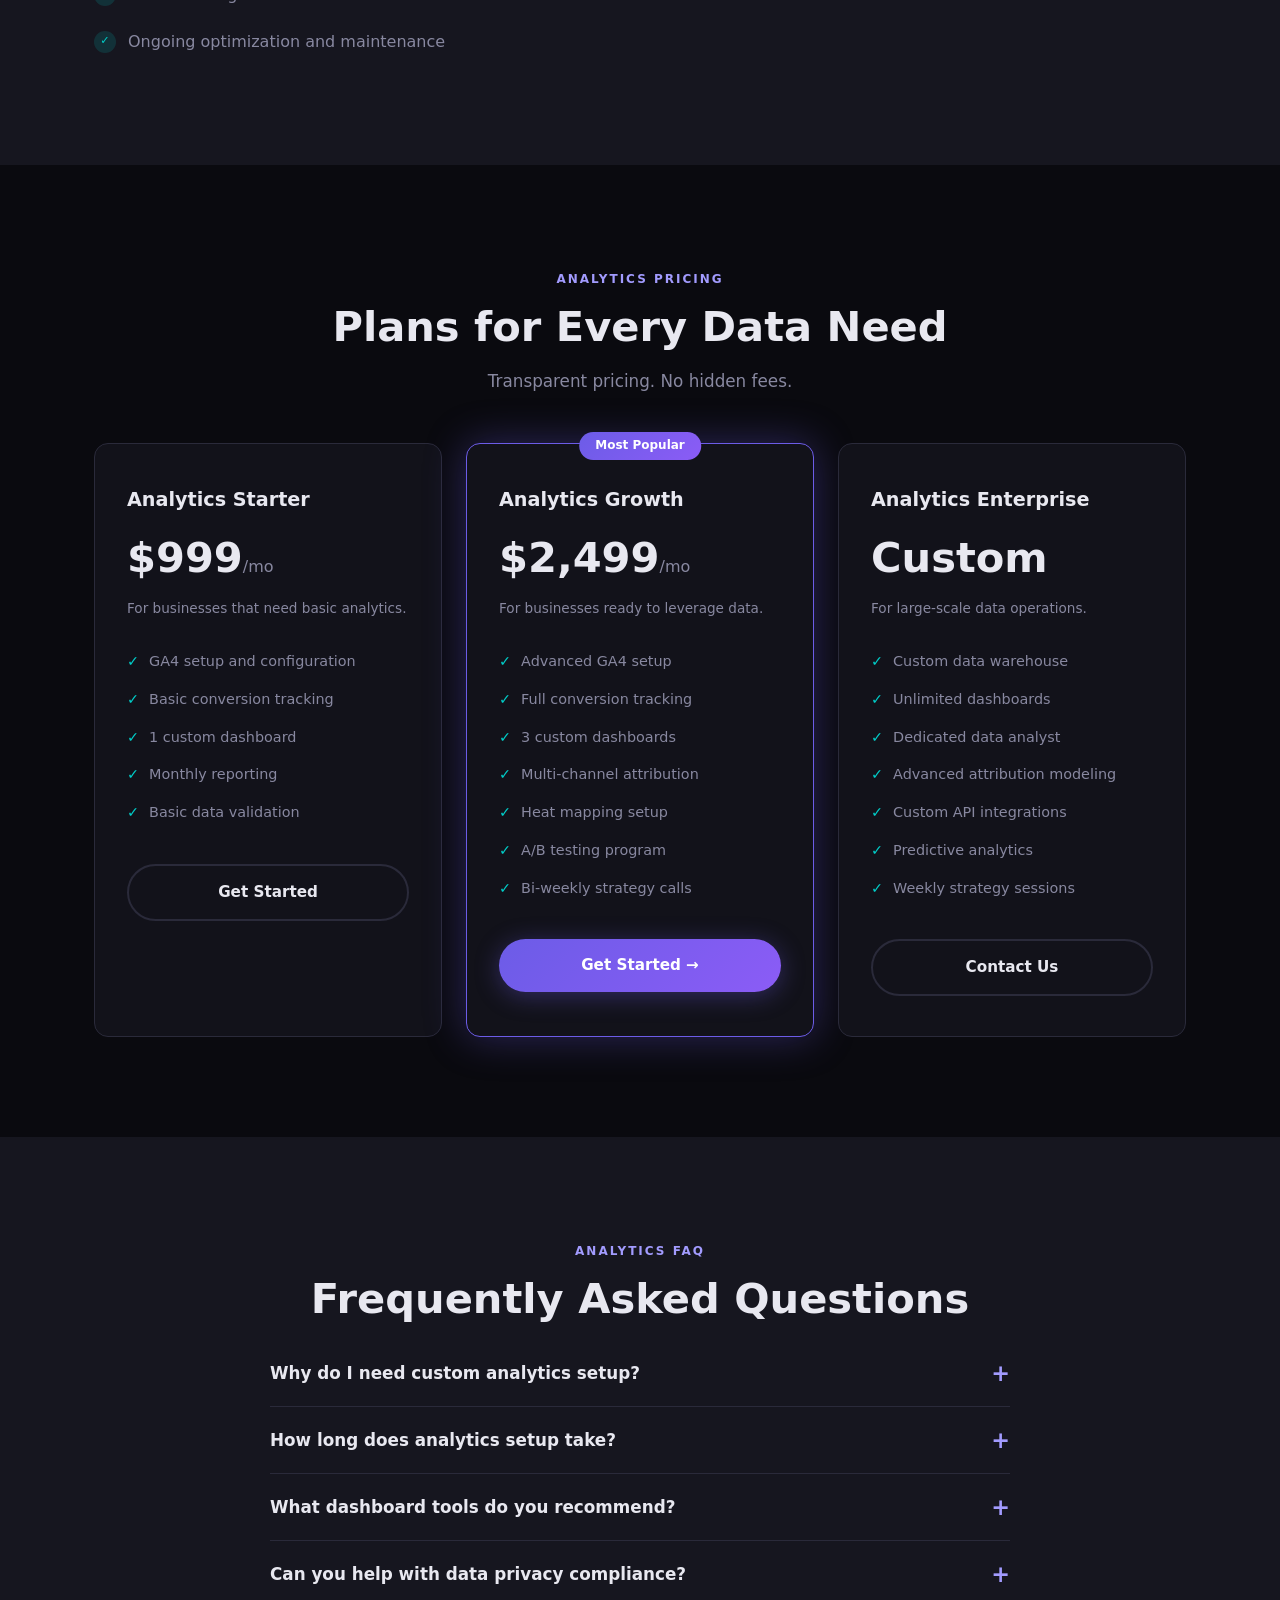
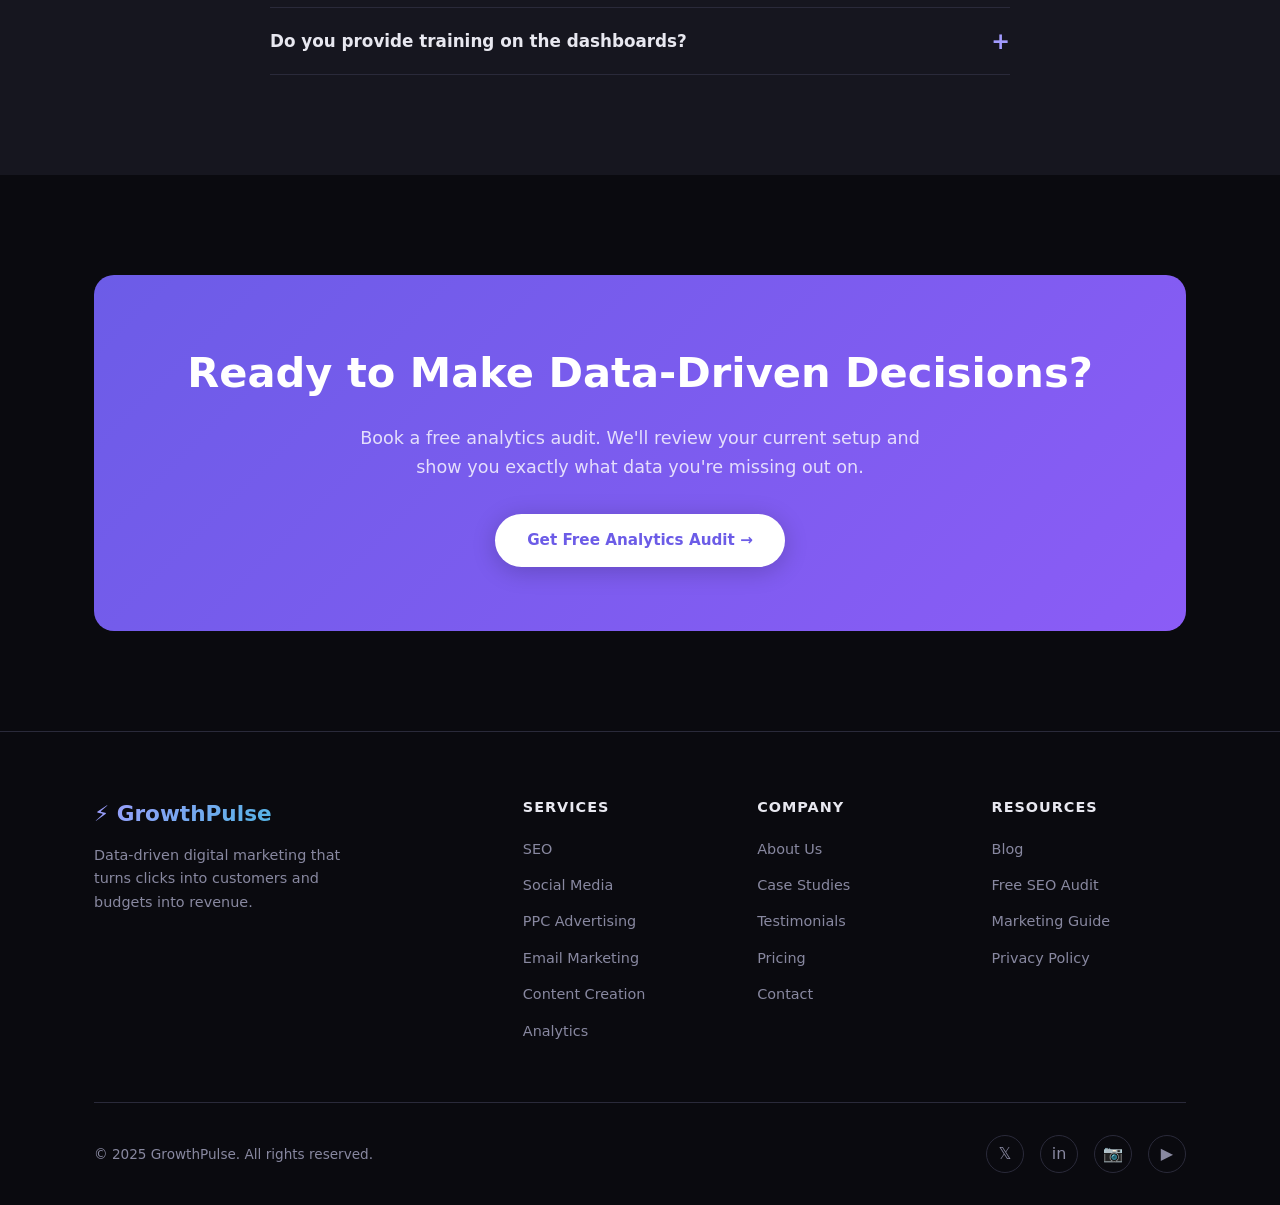
<file: analytics.html>
<!DOCTYPE html>
<html lang="en">
<head>
    <meta charset="UTF-8">
    <meta name="viewport" content="width=device-width, initial-scale=1.0">
    <title>Analytics & Reporting — GrowthPulse Digital Marketing</title>
    <link rel="stylesheet" href="css/style.css">
</head>
<body>

<nav class="navbar">
    <div class="container">
        <a href="index.html" class="logo">⚡ GrowthPulse</a>
        <ul class="nav-links">
            <li><a href="index.html#services">Services</a></li>
            <li><a href="index.html#about">About</a></li>
            <li><a href="index.html#results">Results</a></li>
            <li><a href="index.html#pricing">Pricing</a></li>
            <li><a href="index.html#contact">Contact</a></li>
        </ul>
        <a href="index.html#contact" class="btn btn-primary">Get Started →</a>
        <button class="hamburger" onclick="document.getElementById('mobileMenu').classList.add('open')">
            <span></span><span></span><span></span>
        </button>
    </div>
</nav>

<div class="mobile-menu" id="mobileMenu">
    <button class="mobile-close" onclick="this.parentElement.classList.remove('open')">×</button>
    <a href="index.html">Home</a>
    <a href="seo.html">SEO</a>
    <a href="social-media.html">Social Media</a>
    <a href="ppc.html">PPC</a>
    <a href="email.html">Email</a>
    <a href="content.html">Content</a>
    <a href="analytics.html">Analytics</a>
    <a href="index.html#contact">Contact</a>
</div>

<section class="service-banner banner-yellow">
    <div class="container">
        <div class="banner-grid">
            <div>
                <span class="service-tag tag-yellow">📊 Analytics & Reporting</span>
                <h1 class="banner-title">Turn Data<br>Into Decisions.</h1>
                <p class="banner-text">
                    If you can't measure it, you can't improve it. We build custom analytics infrastructure, real-time dashboards, and actionable insights that drive smarter marketing decisions.
                </p>
                <div class="banner-buttons">
                    <a href="index.html#contact" class="btn btn-primary">Get Free Audit →</a>
                    <a href="#services" class="btn btn-outline">Our Services</a>
                </div>
            </div>
            <div class="banner-visual">
                <div class="visual-box">
                    <div class="visual-big">📊</div>
                    <div class="visual-label">Data-Driven Growth</div>
                    <div class="visual-sub">Real-Time Intelligence</div>
                </div>
            </div>
        </div>
    </div>
</section>

<section class="section" style="background:var(--bg-alt);">
    <div class="container">
        <span class="section-label">Our Services</span>
        <h2 class="section-title">Analytics That Drives Revenue</h2>
        <p class="section-sub">Complete analytics infrastructure and reporting for transparent, data-driven growth.</p>
        <div class="feature-grid">
            <div class="feature-card fade-up">
                <h3><span class="feature-icon">📈</span> Google Analytics 4 Setup</h3>
                <p>GA4 property configuration, event tracking, conversion setup, enhanced e-commerce tracking, and data stream integration across all digital properties.</p>
            </div>
            <div class="feature-card fade-up">
                <h3><span class="feature-icon">📊</span> Custom Dashboards</h3>
                <p>Looker Studio, Google Data Studio, Tableau, and Power BI dashboards tailored to your KPIs. Real-time data visualization that your team can actually use.</p>
            </div>
            <div class="feature-card fade-up">
                <h3><span class="feature-icon">🎯</span> Conversion Tracking</h3>
                <p>Event tracking, goal setup, form submission tracking, call tracking, e-commerce checkout funnel tracking, and offline conversion import.</p>
            </div>
            <div class="feature-card fade-up">
                <h3><span class="feature-icon">🔗</span> Multi-Channel Attribution</h3>
                <p>Data-driven attribution modeling, cross-channel path analysis, campaign ROI calculation, and touchpoint optimization insights.</p>
            </div>
            <div class="feature-card fade-up">
                <h3><span class="feature-icon">📋</span> Monthly Reporting</h3>
                <p>Comprehensive monthly reports with performance analysis, insights, recommendations, and strategic next steps. No vanity metrics — only what matters.</p>
            </div>
            <div class="feature-card fade-up">
                <h3><span class="feature-icon">🧪</span> A/B Testing & CRO</h3>
                <p>Conversion rate optimization through systematic A/B testing, heat mapping, user behavior analysis, and landing page optimization.</p>
            </div>
        </div>

        <div class="stat-row">
            <div class="stat-box fade-up">
                <div class="num orange">+340%</div>
                <div class="label">Data Visibility</div>
            </div>
            <div class="stat-box fade-up">
                <div class="num green">5.2×</div>
                <div class="label">ROI Improvement</div>
            </div>
            <div class="stat-box fade-up">
                <div class="num purple">50+</div>
                <div class="label">Custom Dashboards</div>
            </div>
            <div class="stat-box fade-up">
                <div class="num orange">100%</div>
                <div class="label">Attribution Accuracy</div>
            </div>
        </div>
    </div>
</section>

<section class="section">
    <div class="container">
        <div style="text-align:center;">
            <span class="section-label">Tools We Use</span>
            <h2 class="section-title">Industry-Leading Analytics Stack</h2>
            <p class="section-sub" style="margin-left:auto;margin-right:auto;">We choose the right tools for your specific needs.</p>
        </div>
        <div class="feature-grid">
            <div class="feature-card fade-up">
                <h3><span class="feature-icon">🟠</span> Google Analytics 4</h3>
                <p>Core analytics platform. Event tracking, conversion modeling, audience segmentation, and integration with Google Ads.</p>
            </div>
            <div class="feature-card fade-up">
                <h3><span class="feature-icon">📊</span> Looker Studio</h3>
                <p>Free dashboard tool that connects to all Google data sources. Custom reports, real-time dashboards, and automated reporting.</p>
            </div>
            <div class="feature-card fade-up">
                <h3><span class="feature-icon">🟢</span> Mixpanel / Amplitude</h3>
                <p>Product analytics for user behavior tracking, funnel analysis, cohort analysis, and product-led growth insights.</p>
            </div>
            <div class="feature-card fade-up">
                <h3><span class="feature-icon">🔴</span> Hotjar / Crazy Egg</h3>
                <p>Heat mapping, session recording, user surveys, and feedback collection for UX optimization.</p>
            </div>
            <div class="feature-card fade-up">
                <h3><span class="feature-icon">🟡</span> Tableau / Power BI</h3>
                <p>Enterprise-grade BI tools for complex data analysis, custom visualizations, and executive-level reporting.</p>
            </div>
            <div class="feature-card fade-up">
                <h3><span class="feature-icon">🔵</span> Custom Solutions</h3>
                <p>Custom data warehouses, ETL pipelines, API integrations, and proprietary analytics engines for unique requirements.</p>
            </div>
        </div>
    </div>
</section>

<section class="section" style="background:var(--bg-alt);">
    <div class="container">
        <div class="banner-grid">
            <div>
                <span class="section-label">Our Process</span>
                <h2 class="section-title">Analytics Implementation Framework</h2>
                <p class="section-sub">A systematic approach to building complete analytics infrastructure.</p>
                <ul class="check-list">
                    <li>Current analytics audit and gap analysis</li>
                    <li>Tracking plan development and documentation</li>
                    <li>Platform setup and configuration</li>
                    <li>Data validation and quality assurance</li>
                    <li>Dashboard development and visualization</li>
                    <li>Team training and documentation</li>
                    <li>Ongoing optimization and maintenance</li>
                </ul>
            </div>
            <div class="banner-visual">
                <div class="visual-box">
                    <div class="visual-big">🔧</div>
                    <div class="visual-label">Implementation</div>
                    <div class="visual-sub">7-Step Framework</div>
                </div>
            </div>
        </div>
    </div>
</section>

<section class="section">
    <div class="container">
        <div style="text-align:center;">
            <span class="section-label">Analytics Pricing</span>
            <h2 class="section-title">Plans for Every Data Need</h2>
            <p class="section-sub" style="margin-left:auto;margin-right:auto;">Transparent pricing. No hidden fees.</p>
        </div>
        <div class="pricing-grid">
            <div class="pricing-card fade-up">
                <h3>Analytics Starter</h3>
                <div class="price">$999<span>/mo</span></div>
                <p class="price-desc">For businesses that need basic analytics.</p>
                <ul class="pricing-features">
                    <li>GA4 setup and configuration</li>
                    <li>Basic conversion tracking</li>
                    <li>1 custom dashboard</li>
                    <li>Monthly reporting</li>
                    <li>Basic data validation</li>
                </ul>
                <a href="index.html#contact" class="btn btn-outline">Get Started</a>
            </div>
            <div class="pricing-card featured fade-up">
                <div class="pricing-badge">Most Popular</div>
                <h3>Analytics Growth</h3>
                <div class="price">$2,499<span>/mo</span></div>
                <p class="price-desc">For businesses ready to leverage data.</p>
                <ul class="pricing-features">
                    <li>Advanced GA4 setup</li>
                    <li>Full conversion tracking</li>
                    <li>3 custom dashboards</li>
                    <li>Multi-channel attribution</li>
                    <li>Heat mapping setup</li>
                    <li>A/B testing program</li>
                    <li>Bi-weekly strategy calls</li>
                </ul>
                <a href="index.html#contact" class="btn btn-primary">Get Started →</a>
            </div>
            <div class="pricing-card fade-up">
                <h3>Analytics Enterprise</h3>
                <div class="price">Custom</div>
                <p class="price-desc">For large-scale data operations.</p>
                <ul class="pricing-features">
                    <li>Custom data warehouse</li>
                    <li>Unlimited dashboards</li>
                    <li>Dedicated data analyst</li>
                    <li>Advanced attribution modeling</li>
                    <li>Custom API integrations</li>
                    <li>Predictive analytics</li>
                    <li>Weekly strategy sessions</li>
                </ul>
                <a href="index.html#contact" class="btn btn-outline">Contact Us</a>
            </div>
        </div>
    </div>
</section>

<section class="section" style="background:var(--bg-alt);">
    <div class="container">
        <div style="text-align:center;">
            <span class="section-label">Analytics FAQ</span>
            <h2 class="section-title">Frequently Asked Questions</h2>
        </div>
        <div class="faq-list">
            <div class="faq-item">
                <button class="faq-question">Why do I need custom analytics setup?</button>
                <div class="faq-answer">Default analytics setups often miss critical data points, have tracking gaps, and provide limited insights. Custom setup ensures you track exactly what matters to your business, with proper attribution, conversion tracking, and actionable dashboards.</div>
            </div>
            <div class="faq-item">
                <button class="faq-question">How long does analytics setup take?</button>
                <div class="faq-answer">Basic GA4 setup takes 1-2 weeks. Full analytics infrastructure with custom dashboards and conversion tracking typically takes 3-4 weeks. Enterprise custom data warehouse implementations may take 6-8 weeks.</div>
            </div>
            <div class="faq-item">
                <button class="faq-question">What dashboard tools do you recommend?</button>
                <div class="faq-answer">For most businesses, Looker Studio is sufficient and free. For more complex needs, we recommend Tableau or Power BI. For product analytics, Mixpanel or Amplitude. We'll recommend based on your budget, complexity, and team technical skills.</div>
            </div>
            <div class="faq-item">
                <button class="faq-question">Can you help with data privacy compliance?</button>
                <div class="faq-answer">Yes. We ensure compliance with GDPR, CCPA, and other data privacy regulations through proper consent management, data anonymization, cookie consent implementation, and privacy policy development.</div>
            </div>
            <div class="faq-item">
                <button class="faq-question">Do you provide training on the dashboards?</button>
                <div class="faq-answer">Absolutely. Every client receives comprehensive training on their dashboards, including video tutorials, documentation, and live training sessions. We want your team to be confident in using the data we provide.</div>
            </div>
        </div>
    </div>
</section>

<section class="section">
    <div class="container">
        <div class="cta-banner fade-up">
            <h2>Ready to Make Data-Driven Decisions?</h2>
            <p>Book a free analytics audit. We'll review your current setup and show you exactly what data you're missing out on.</p>
            <a href="index.html#contact" class="btn">Get Free Analytics Audit →</a>
        </div>
    </div>
</section>

<footer>
    <div class="container">
        <div class="footer-grid">
            <div class="footer-brand">
                <div class="logo">⚡ GrowthPulse</div>
                <p>Data-driven digital marketing that turns clicks into customers and budgets into revenue.</p>
            </div>
            <div class="footer-col">
                <h4>Services</h4>
                <ul>
                    <li><a href="seo.html">SEO</a></li>
                    <li><a href="social-media.html">Social Media</a></li>
                    <li><a href="ppc.html">PPC Advertising</a></li>
                    <li><a href="email.html">Email Marketing</a></li>
                    <li><a href="content.html">Content Creation</a></li>
                    <li><a href="analytics.html">Analytics</a></li>
                </ul>
            </div>
            <div class="footer-col">
                <h4>Company</h4>
                <ul>
                    <li><a href="index.html#about">About Us</a></li>
                    <li><a href="index.html#results">Case Studies</a></li>
                    <li><a href="index.html#testimonials">Testimonials</a></li>
                    <li><a href="index.html#pricing">Pricing</a></li>
                    <li><a href="index.html#contact">Contact</a></li>
                </ul>
            </div>
            <div class="footer-col">
                <h4>Resources</h4>
                <ul>
                    <li><a href="#">Blog</a></li>
                    <li><a href="#">Free SEO Audit</a></li>
                    <li><a href="#">Marketing Guide</a></li>
                    <li><a href="#">Privacy Policy</a></li>
                </ul>
            </div>
        </div>
        <div class="footer-bottom">
            <span>© 2025 GrowthPulse. All rights reserved.</span>
            <div class="social-links">
                <a href="#">𝕏</a>
                <a href="#">in</a>
                <a href="#">📷</a>
                <a href="#">▶</a>
            </div>
        </div>
    </div>
</footer>

<script>
    window.addEventListener('scroll', () => {
        document.querySelector('.navbar').classList.toggle('scrolled', window.scrollY > 50);
    });
    const observer = new IntersectionObserver((entries) => {
        entries.forEach(e => { if (e.isIntersecting) { e.target.classList.add('visible'); observer.unobserve(e.target); } });
    }, { threshold: 0.15 });
    document.querySelectorAll('.fade-up').forEach(el => observer.observe(el));
    document.querySelectorAll('.faq-question').forEach(btn => {
        btn.addEventListener('click', () => {
            const item = btn.parentElement;
            const wasOpen = item.classList.contains('open');
            document.querySelectorAll('.faq-item').forEach(i => i.classList.remove('open'));
            if (!wasOpen) item.classList.add('open');
        });
    });
</script>
</body>
</html>
</file>
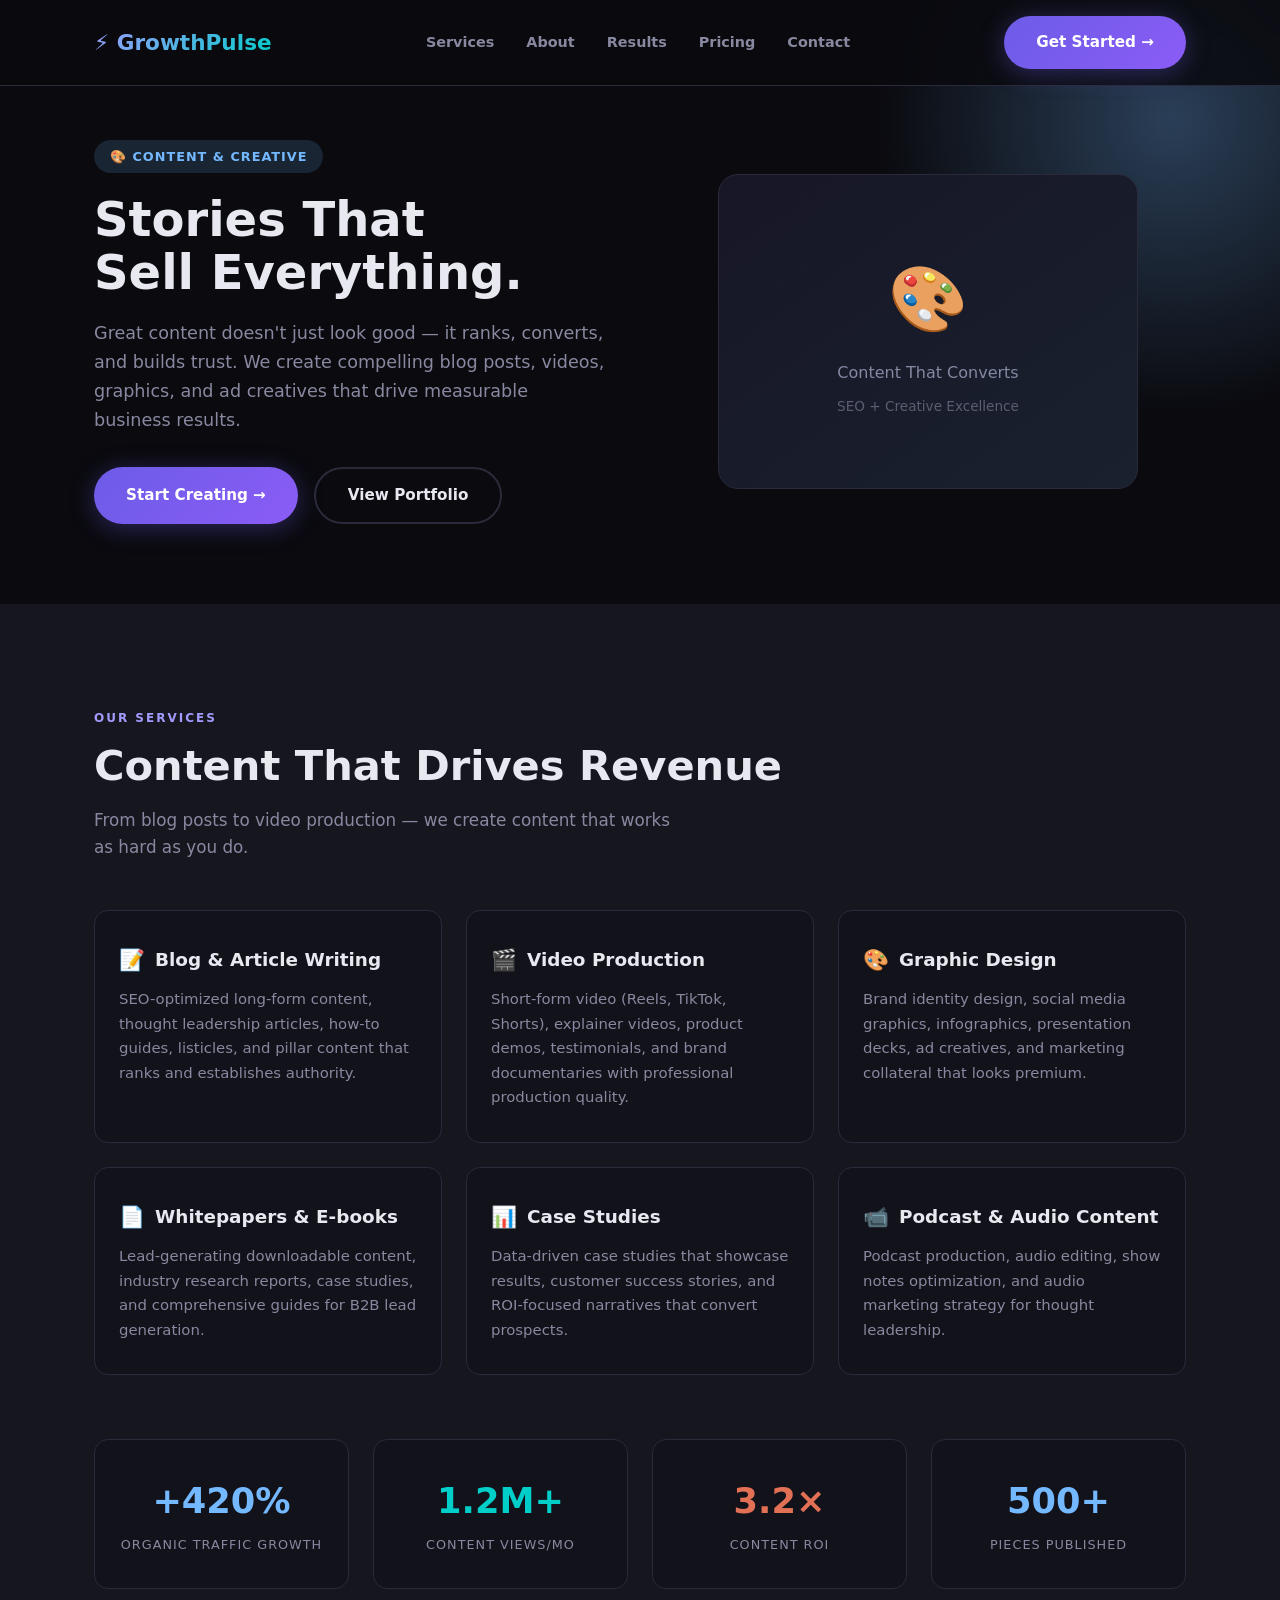
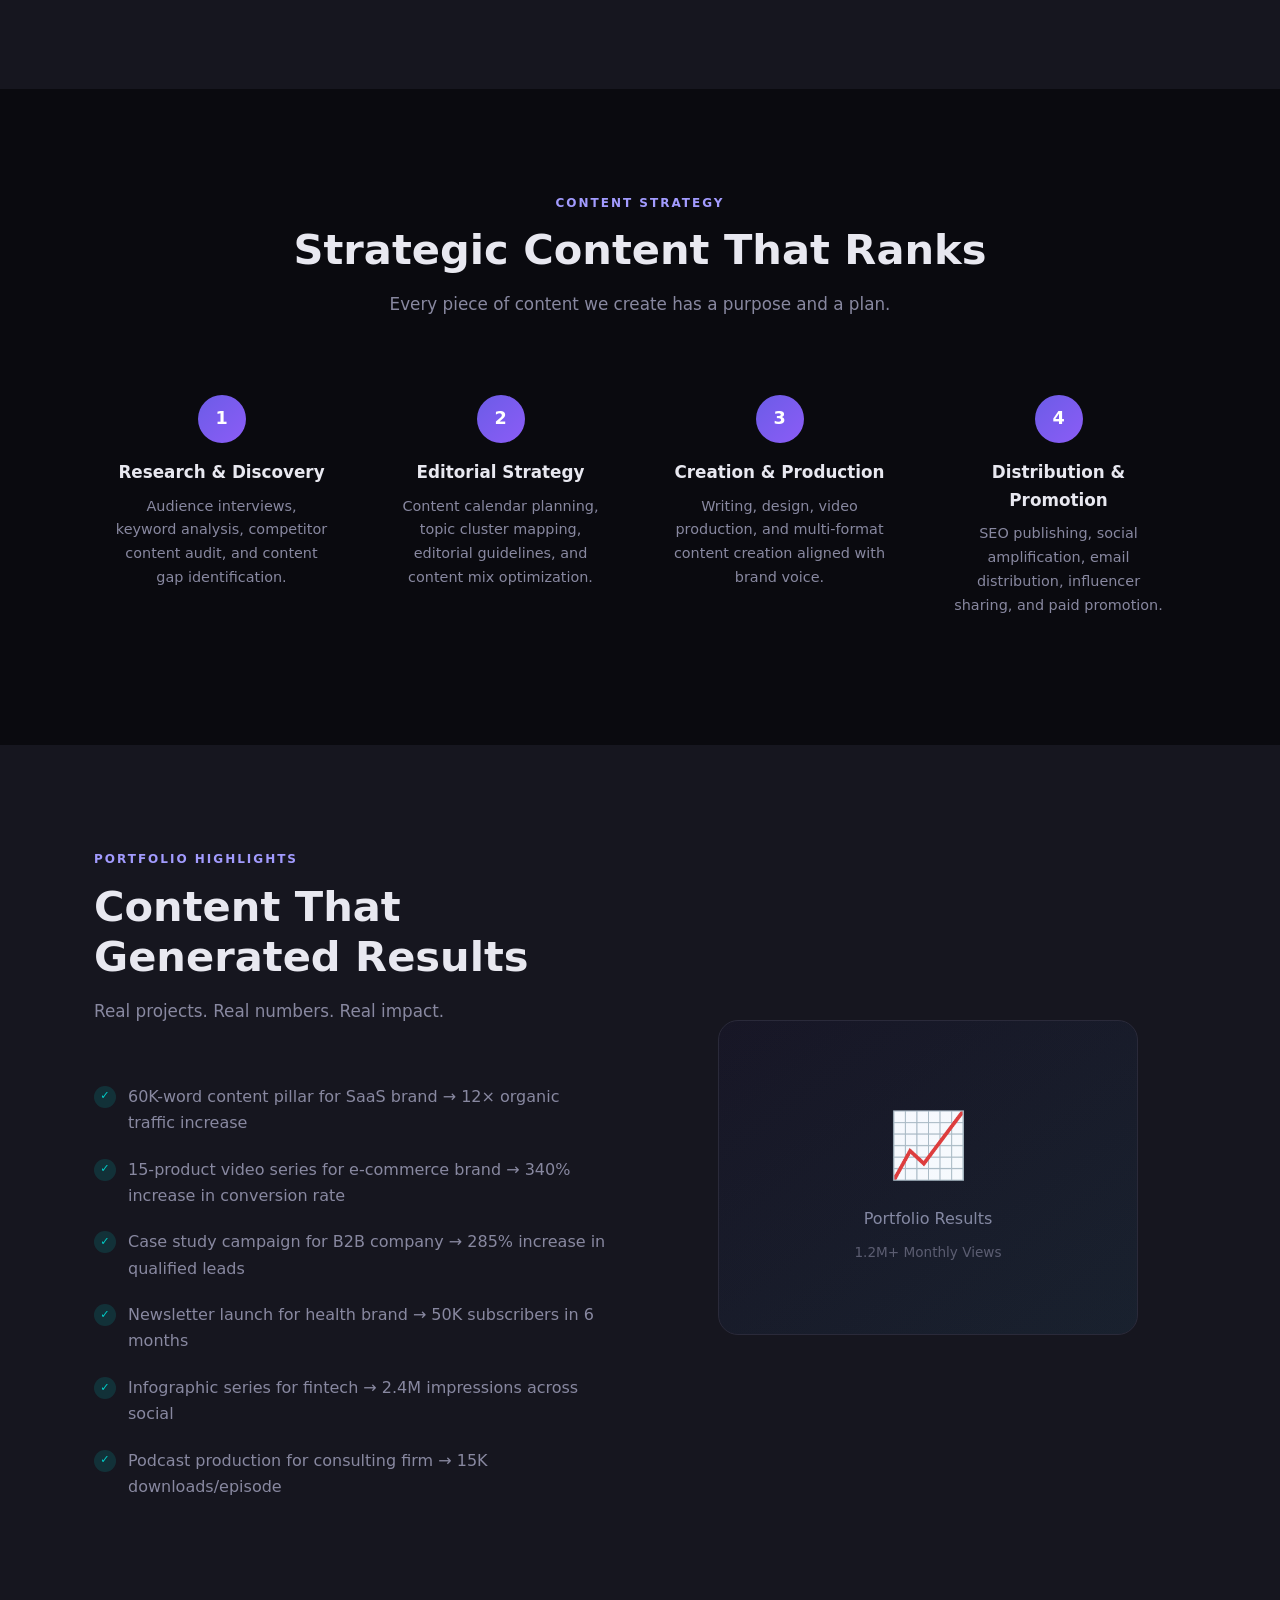
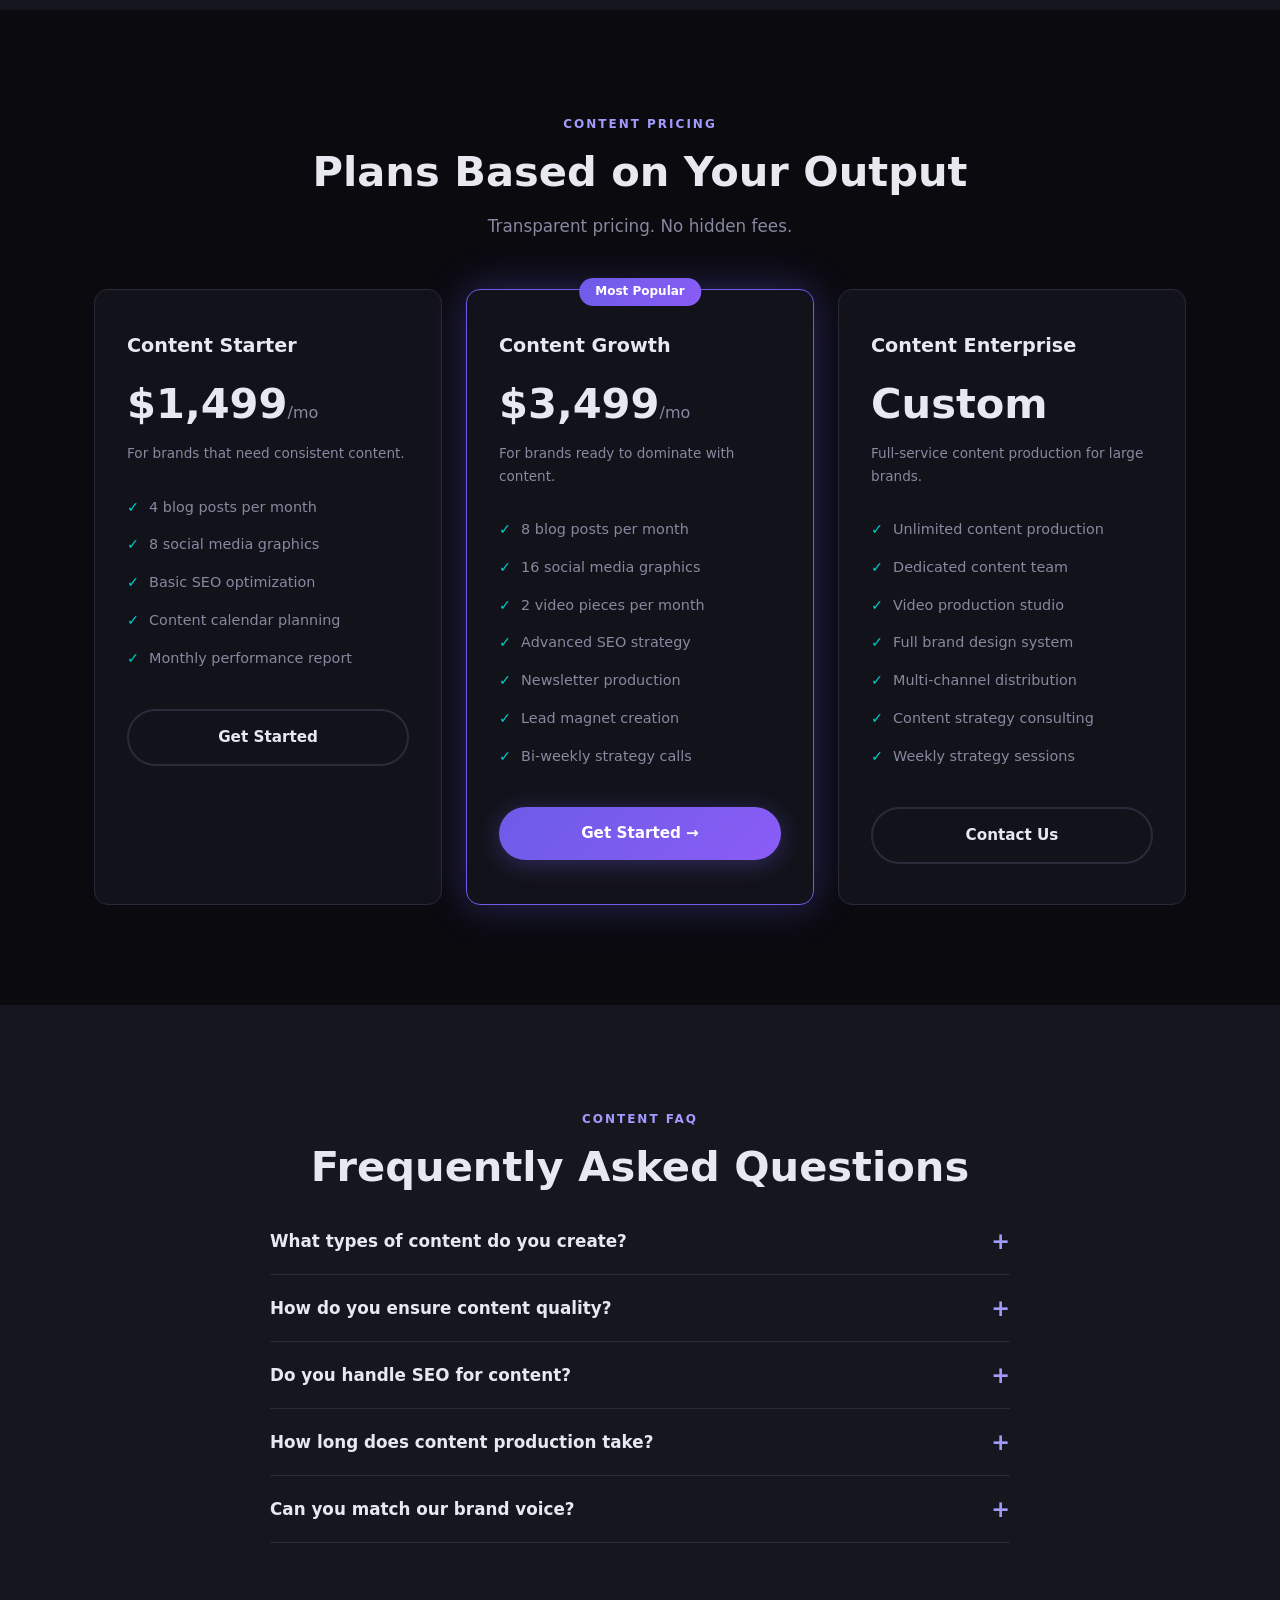
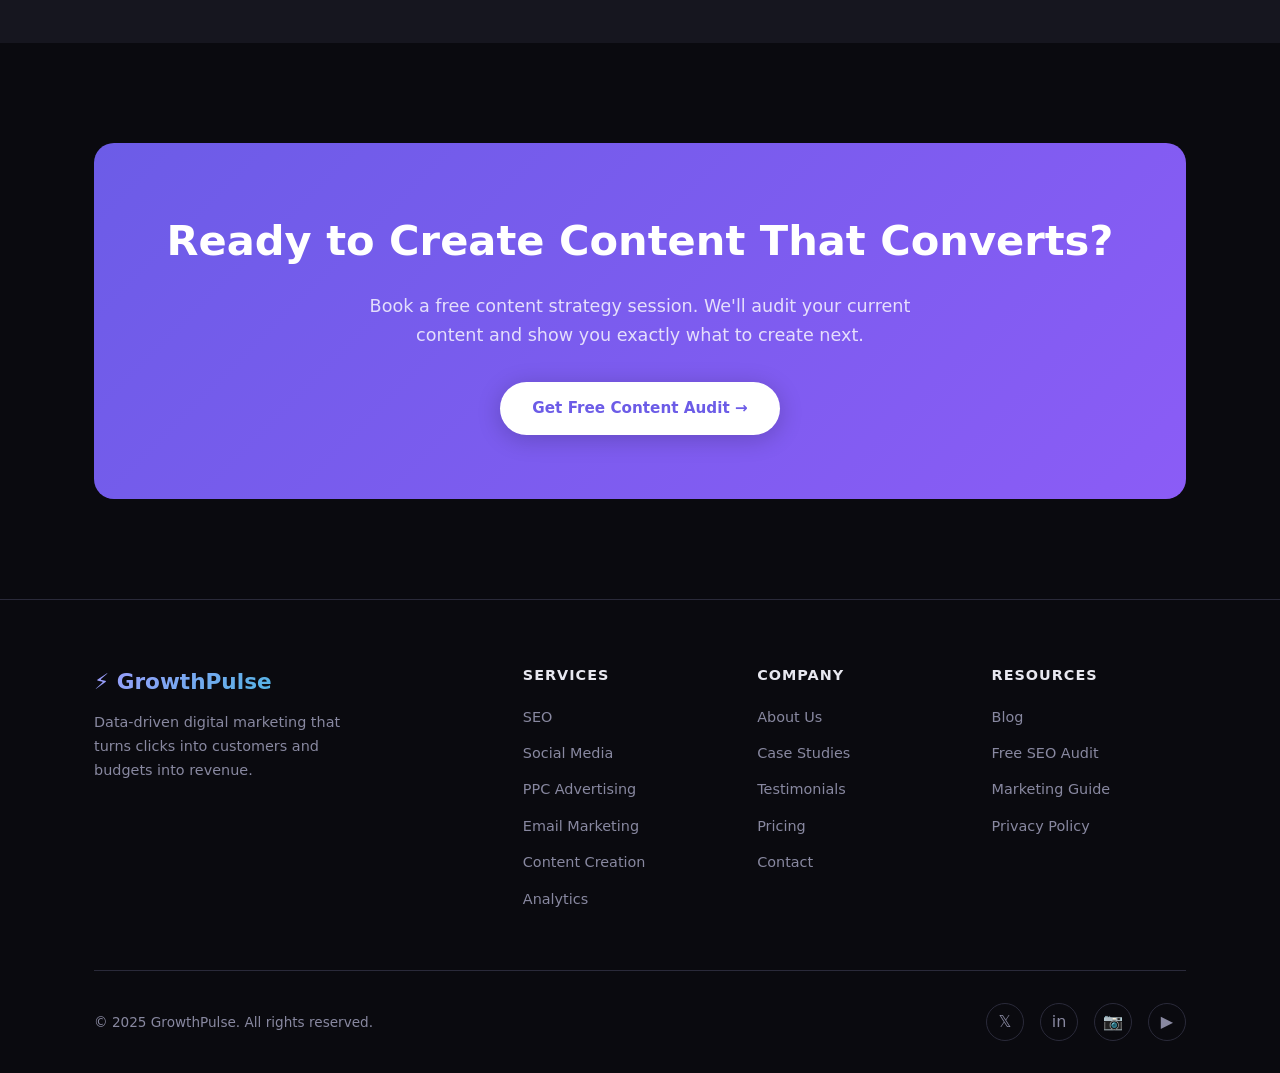
<file: content.html>
<!DOCTYPE html>
<html lang="en">
<head>
    <meta charset="UTF-8">
    <meta name="viewport" content="width=device-width, initial-scale=1.0">
    <title>Content Marketing — GrowthPulse Digital Marketing</title>
    <link rel="stylesheet" href="css/style.css">
</head>
<body>

<nav class="navbar">
    <div class="container">
        <a href="index.html" class="logo">⚡ GrowthPulse</a>
        <ul class="nav-links">
            <li><a href="index.html#services">Services</a></li>
            <li><a href="index.html#about">About</a></li>
            <li><a href="index.html#results">Results</a></li>
            <li><a href="index.html#pricing">Pricing</a></li>
            <li><a href="index.html#contact">Contact</a></li>
        </ul>
        <a href="index.html#contact" class="btn btn-primary">Get Started →</a>
        <button class="hamburger" onclick="document.getElementById('mobileMenu').classList.add('open')">
            <span></span><span></span><span></span>
        </button>
    </div>
</nav>

<div class="mobile-menu" id="mobileMenu">
    <button class="mobile-close" onclick="this.parentElement.classList.remove('open')">×</button>
    <a href="index.html">Home</a>
    <a href="seo.html">SEO</a>
    <a href="social-media.html">Social Media</a>
    <a href="ppc.html">PPC</a>
    <a href="email.html">Email</a>
    <a href="content.html">Content</a>
    <a href="analytics.html">Analytics</a>
    <a href="index.html#contact">Contact</a>
</div>

<section class="service-banner banner-blue">
    <div class="container">
        <div class="banner-grid">
            <div>
                <span class="service-tag tag-blue">🎨 Content & Creative</span>
                <h1 class="banner-title">Stories That<br>Sell Everything.</h1>
                <p class="banner-text">
                    Great content doesn't just look good — it ranks, converts, and builds trust. We create compelling blog posts, videos, graphics, and ad creatives that drive measurable business results.
                </p>
                <div class="banner-buttons">
                    <a href="index.html#contact" class="btn btn-primary">Start Creating →</a>
                    <a href="#portfolio" class="btn btn-outline">View Portfolio</a>
                </div>
            </div>
            <div class="banner-visual">
                <div class="visual-box">
                    <div class="visual-big">🎨</div>
                    <div class="visual-label">Content That Converts</div>
                    <div class="visual-sub">SEO + Creative Excellence</div>
                </div>
            </div>
        </div>
    </div>
</section>

<section class="section" style="background:var(--bg-alt);">
    <div class="container">
        <span class="section-label">Our Services</span>
        <h2 class="section-title">Content That Drives Revenue</h2>
        <p class="section-sub">From blog posts to video production — we create content that works as hard as you do.</p>
        <div class="feature-grid">
            <div class="feature-card fade-up">
                <h3><span class="feature-icon">📝</span> Blog & Article Writing</h3>
                <p>SEO-optimized long-form content, thought leadership articles, how-to guides, listicles, and pillar content that ranks and establishes authority.</p>
            </div>
            <div class="feature-card fade-up">
                <h3><span class="feature-icon">🎬</span> Video Production</h3>
                <p>Short-form video (Reels, TikTok, Shorts), explainer videos, product demos, testimonials, and brand documentaries with professional production quality.</p>
            </div>
            <div class="feature-card fade-up">
                <h3><span class="feature-icon">🎨</span> Graphic Design</h3>
                <p>Brand identity design, social media graphics, infographics, presentation decks, ad creatives, and marketing collateral that looks premium.</p>
            </div>
            <div class="feature-card fade-up">
                <h3><span class="feature-icon">📄</span> Whitepapers & E-books</h3>
                <p>Lead-generating downloadable content, industry research reports, case studies, and comprehensive guides for B2B lead generation.</p>
            </div>
            <div class="feature-card fade-up">
                <h3><span class="feature-icon">📊</span> Case Studies</h3>
                <p>Data-driven case studies that showcase results, customer success stories, and ROI-focused narratives that convert prospects.</p>
            </div>
            <div class="feature-card fade-up">
                <h3><span class="feature-icon">📹</span> Podcast & Audio Content</h3>
                <p>Podcast production, audio editing, show notes optimization, and audio marketing strategy for thought leadership.</p>
            </div>
        </div>

        <div class="stat-row">
            <div class="stat-box fade-up">
                <div class="num blue">+420%</div>
                <div class="label">Organic Traffic Growth</div>
            </div>
            <div class="stat-box fade-up">
                <div class="num green">1.2M+</div>
                <div class="label">Content Views/mo</div>
            </div>
            <div class="stat-box fade-up">
                <div class="num orange">3.2×</div>
                <div class="label">Content ROI</div>
            </div>
            <div class="stat-box fade-up">
                <div class="num blue">500+</div>
                <div class="label">Pieces Published</div>
            </div>
        </div>
    </div>
</section>

<section class="section">
    <div class="container">
        <div style="text-align:center;">
            <span class="section-label">Content Strategy</span>
            <h2 class="section-title">Strategic Content That Ranks</h2>
            <p class="section-sub" style="margin-left:auto;margin-right:auto;">Every piece of content we create has a purpose and a plan.</p>
        </div>
        <div class="steps-grid">
            <div class="step-card fade-up">
                <div class="step-num">1</div>
                <h3>Research & Discovery</h3>
                <p>Audience interviews, keyword analysis, competitor content audit, and content gap identification.</p>
            </div>
            <div class="step-card fade-up">
                <div class="step-num">2</div>
                <h3>Editorial Strategy</h3>
                <p>Content calendar planning, topic cluster mapping, editorial guidelines, and content mix optimization.</p>
            </div>
            <div class="step-card fade-up">
                <div class="step-num">3</div>
                <h3>Creation & Production</h3>
                <p>Writing, design, video production, and multi-format content creation aligned with brand voice.</p>
            </div>
            <div class="step-card fade-up">
                <div class="step-num">4</div>
                <h3>Distribution & Promotion</h3>
                <p>SEO publishing, social amplification, email distribution, influencer sharing, and paid promotion.</p>
            </div>
        </div>
    </div>
</section>

<section class="section" style="background:var(--bg-alt);">
    <div class="container">
        <div class="banner-grid" id="portfolio">
            <div>
                <span class="section-label">Portfolio Highlights</span>
                <h2 class="section-title">Content That Generated Results</h2>
                <p class="section-sub">Real projects. Real numbers. Real impact.</p>
                <ul class="check-list">
                    <li>60K-word content pillar for SaaS brand → 12× organic traffic increase</li>
                    <li>15-product video series for e-commerce brand → 340% increase in conversion rate</li>
                    <li>Case study campaign for B2B company → 285% increase in qualified leads</li>
                    <li>Newsletter launch for health brand → 50K subscribers in 6 months</li>
                    <li>Infographic series for fintech → 2.4M impressions across social</li>
                    <li>Podcast production for consulting firm → 15K downloads/episode</li>
                </ul>
            </div>
            <div class="banner-visual">
                <div class="visual-box">
                    <div class="visual-big">📈</div>
                    <div class="visual-label">Portfolio Results</div>
                    <div class="visual-sub">1.2M+ Monthly Views</div>
                </div>
            </div>
        </div>
    </div>
</section>

<section class="section">
    <div class="container">
        <div style="text-align:center;">
            <span class="section-label">Content Pricing</span>
            <h2 class="section-title">Plans Based on Your Output</h2>
            <p class="section-sub" style="margin-left:auto;margin-right:auto;">Transparent pricing. No hidden fees.</p>
        </div>
        <div class="pricing-grid">
            <div class="pricing-card fade-up">
                <h3>Content Starter</h3>
                <div class="price">$1,499<span>/mo</span></div>
                <p class="price-desc">For brands that need consistent content.</p>
                <ul class="pricing-features">
                    <li>4 blog posts per month</li>
                    <li>8 social media graphics</li>
                    <li>Basic SEO optimization</li>
                    <li>Content calendar planning</li>
                    <li>Monthly performance report</li>
                </ul>
                <a href="index.html#contact" class="btn btn-outline">Get Started</a>
            </div>
            <div class="pricing-card featured fade-up">
                <div class="pricing-badge">Most Popular</div>
                <h3>Content Growth</h3>
                <div class="price">$3,499<span>/mo</span></div>
                <p class="price-desc">For brands ready to dominate with content.</p>
                <ul class="pricing-features">
                    <li>8 blog posts per month</li>
                    <li>16 social media graphics</li>
                    <li>2 video pieces per month</li>
                    <li>Advanced SEO strategy</li>
                    <li>Newsletter production</li>
                    <li>Lead magnet creation</li>
                    <li>Bi-weekly strategy calls</li>
                </ul>
                <a href="index.html#contact" class="btn btn-primary">Get Started →</a>
            </div>
            <div class="pricing-card fade-up">
                <h3>Content Enterprise</h3>
                <div class="price">Custom</div>
                <p class="price-desc">Full-service content production for large brands.</p>
                <ul class="pricing-features">
                    <li>Unlimited content production</li>
                    <li>Dedicated content team</li>
                    <li>Video production studio</li>
                    <li>Full brand design system</li>
                    <li>Multi-channel distribution</li>
                    <li>Content strategy consulting</li>
                    <li>Weekly strategy sessions</li>
                </ul>
                <a href="index.html#contact" class="btn btn-outline">Contact Us</a>
            </div>
        </div>
    </div>
</section>

<section class="section" style="background:var(--bg-alt);">
    <div class="container">
        <div style="text-align:center;">
            <span class="section-label">Content FAQ</span>
            <h2 class="section-title">Frequently Asked Questions</h2>
        </div>
        <div class="faq-list">
            <div class="faq-item">
                <button class="faq-question">What types of content do you create?</button>
                <div class="faq-answer">We create everything: blog posts, articles, whitepapers, case studies, videos (short-form and long-form), infographics, social media graphics, presentation decks, email newsletters, podcasts, and more. We match content format to your audience's preferences and business goals.</div>
            </div>
            <div class="faq-item">
                <button class="faq-question">How do you ensure content quality?</button>
                <div class="faq-answer">Every piece goes through a 3-step process: research-backed drafting, expert review, and editorial polish. Our writers are industry specialists, and we maintain brand voice guidelines for every client. We also track performance metrics to continuously improve.</div>
            </div>
            <div class="faq-item">
                <button class="faq-question">Do you handle SEO for content?</button>
                <div class="faq-answer">Yes, all our content is SEO-optimized. We conduct keyword research, optimize on-page elements, implement internal linking strategies, and ensure content aligns with search intent. SEO is baked into our content process, not bolted on.</div>
            </div>
            <div class="faq-item">
                <button class="faq-question">How long does content production take?</button>
                <div class="faq-answer">Blog posts typically take 5-7 business days from brief to final delivery. Video production varies from 10-15 business days depending on complexity. We can accommodate rush requests for time-sensitive content at a premium.</div>
            </div>
            <div class="faq-item">
                <button class="faq-question">Can you match our brand voice?</button>
                <div class="faq-answer">Absolutely. During onboarding, we create a comprehensive brand voice guide that captures your tone, style, values, and audience preferences. All future content is evaluated against this guide to ensure consistency.</div>
            </div>
        </div>
    </div>
</section>

<section class="section">
    <div class="container">
        <div class="cta-banner fade-up">
            <h2>Ready to Create Content That Converts?</h2>
            <p>Book a free content strategy session. We'll audit your current content and show you exactly what to create next.</p>
            <a href="index.html#contact" class="btn">Get Free Content Audit →</a>
        </div>
    </div>
</section>

<footer>
    <div class="container">
        <div class="footer-grid">
            <div class="footer-brand">
                <div class="logo">⚡ GrowthPulse</div>
                <p>Data-driven digital marketing that turns clicks into customers and budgets into revenue.</p>
            </div>
            <div class="footer-col">
                <h4>Services</h4>
                <ul>
                    <li><a href="seo.html">SEO</a></li>
                    <li><a href="social-media.html">Social Media</a></li>
                    <li><a href="ppc.html">PPC Advertising</a></li>
                    <li><a href="email.html">Email Marketing</a></li>
                    <li><a href="content.html">Content Creation</a></li>
                    <li><a href="analytics.html">Analytics</a></li>
                </ul>
            </div>
            <div class="footer-col">
                <h4>Company</h4>
                <ul>
                    <li><a href="index.html#about">About Us</a></li>
                    <li><a href="index.html#results">Case Studies</a></li>
                    <li><a href="index.html#testimonials">Testimonials</a></li>
                    <li><a href="index.html#pricing">Pricing</a></li>
                    <li><a href="index.html#contact">Contact</a></li>
                </ul>
            </div>
            <div class="footer-col">
                <h4>Resources</h4>
                <ul>
                    <li><a href="#">Blog</a></li>
                    <li><a href="#">Free SEO Audit</a></li>
                    <li><a href="#">Marketing Guide</a></li>
                    <li><a href="#">Privacy Policy</a></li>
                </ul>
            </div>
        </div>
        <div class="footer-bottom">
            <span>© 2025 GrowthPulse. All rights reserved.</span>
            <div class="social-links">
                <a href="#">𝕏</a>
                <a href="#">in</a>
                <a href="#">📷</a>
                <a href="#">▶</a>
            </div>
        </div>
    </div>
</footer>

<script>
    window.addEventListener('scroll', () => {
        document.querySelector('.navbar').classList.toggle('scrolled', window.scrollY > 50);
    });
    const observer = new IntersectionObserver((entries) => {
        entries.forEach(e => { if (e.isIntersecting) { e.target.classList.add('visible'); observer.unobserve(e.target); } });
    }, { threshold: 0.15 });
    document.querySelectorAll('.fade-up').forEach(el => observer.observe(el));
    document.querySelectorAll('.faq-question').forEach(btn => {
        btn.addEventListener('click', () => {
            const item = btn.parentElement;
            const wasOpen = item.classList.contains('open');
            document.querySelectorAll('.faq-item').forEach(i => i.classList.remove('open'));
            if (!wasOpen) item.classList.add('open');
        });
    });
</script>
</body>
</html>
</file>
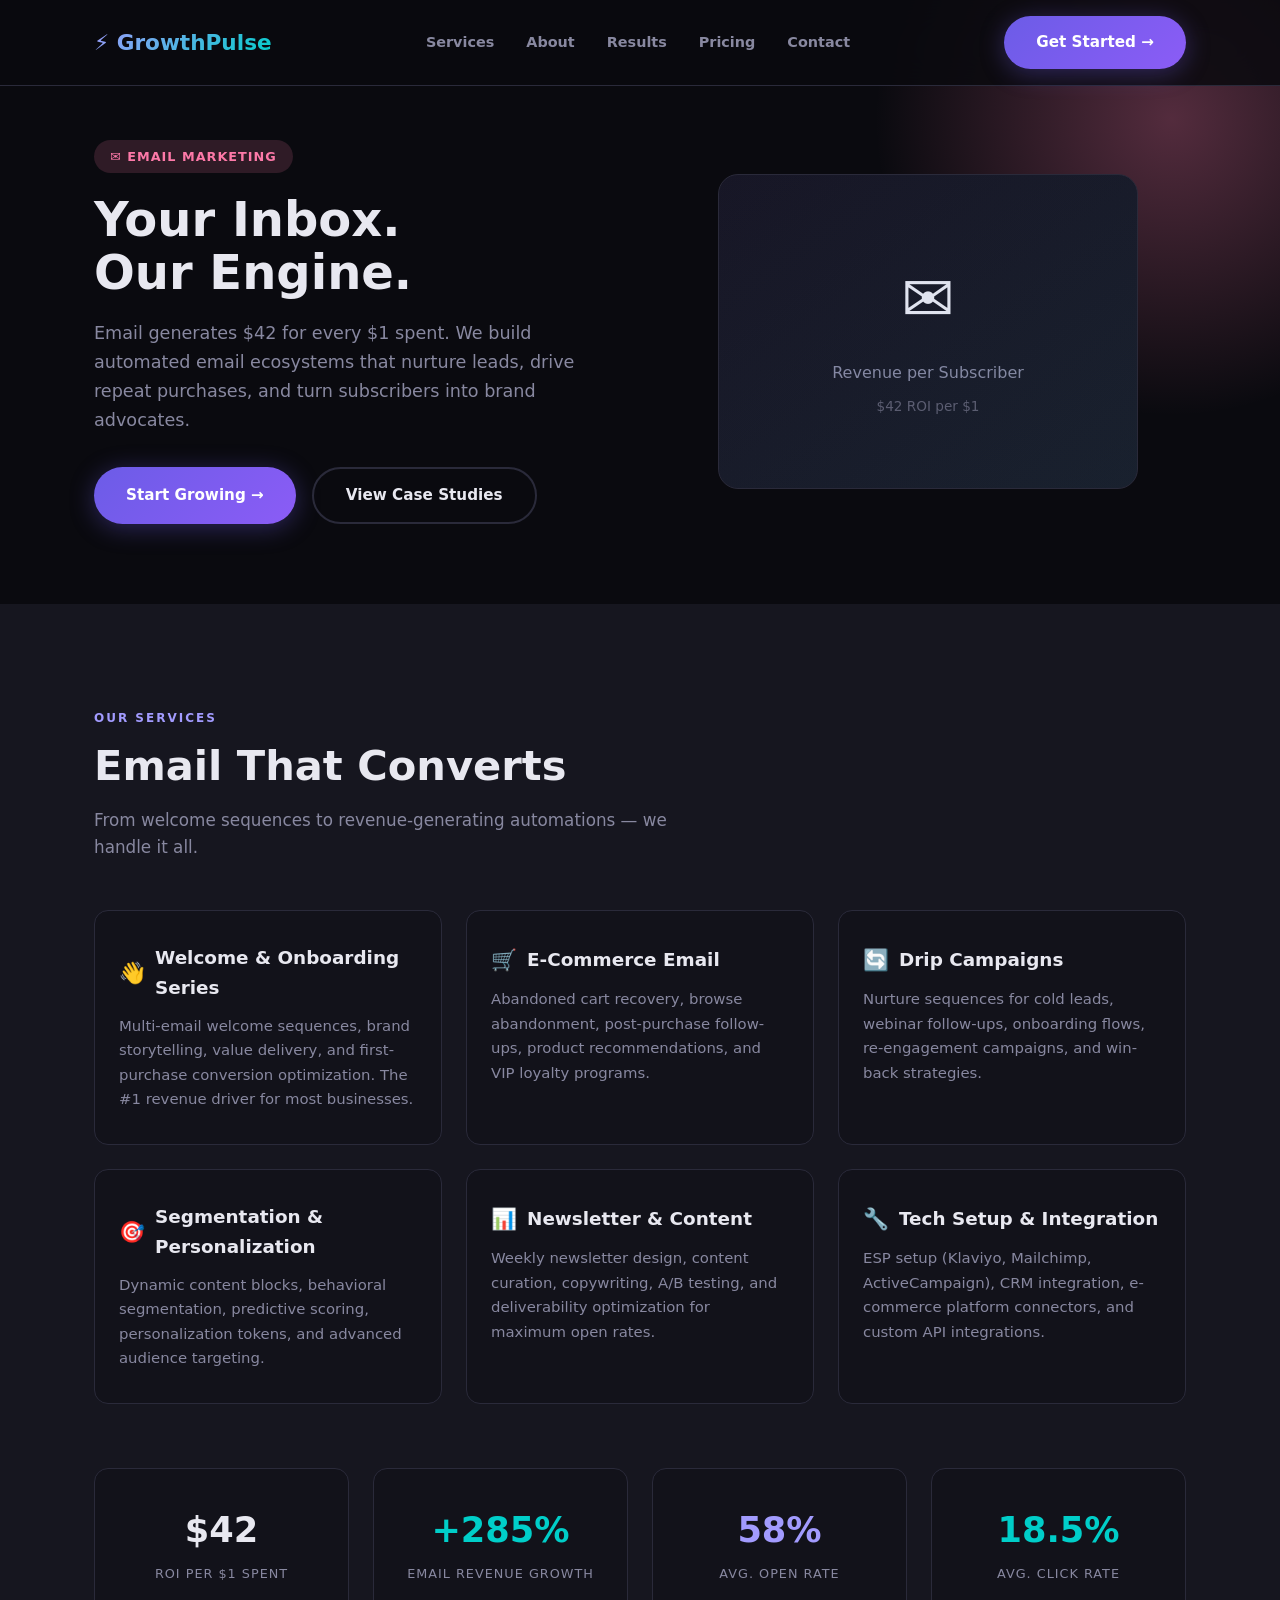
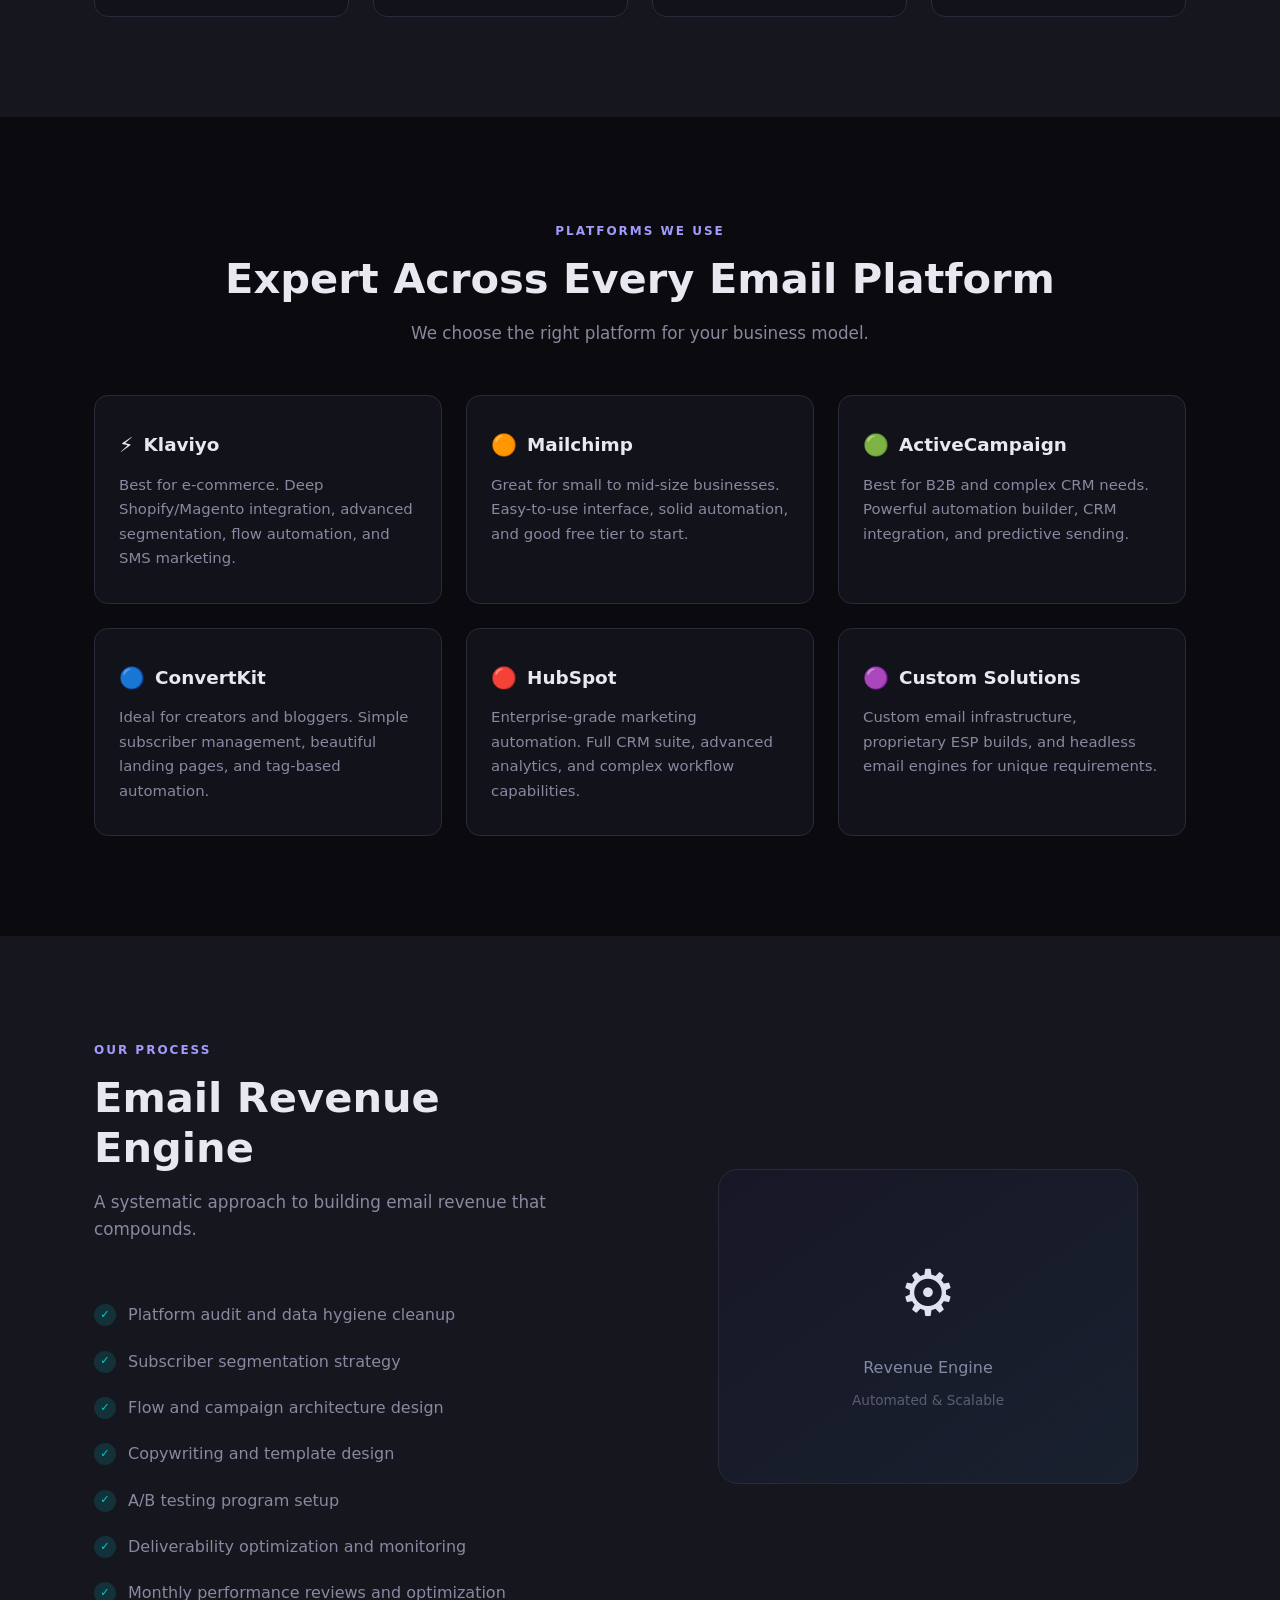
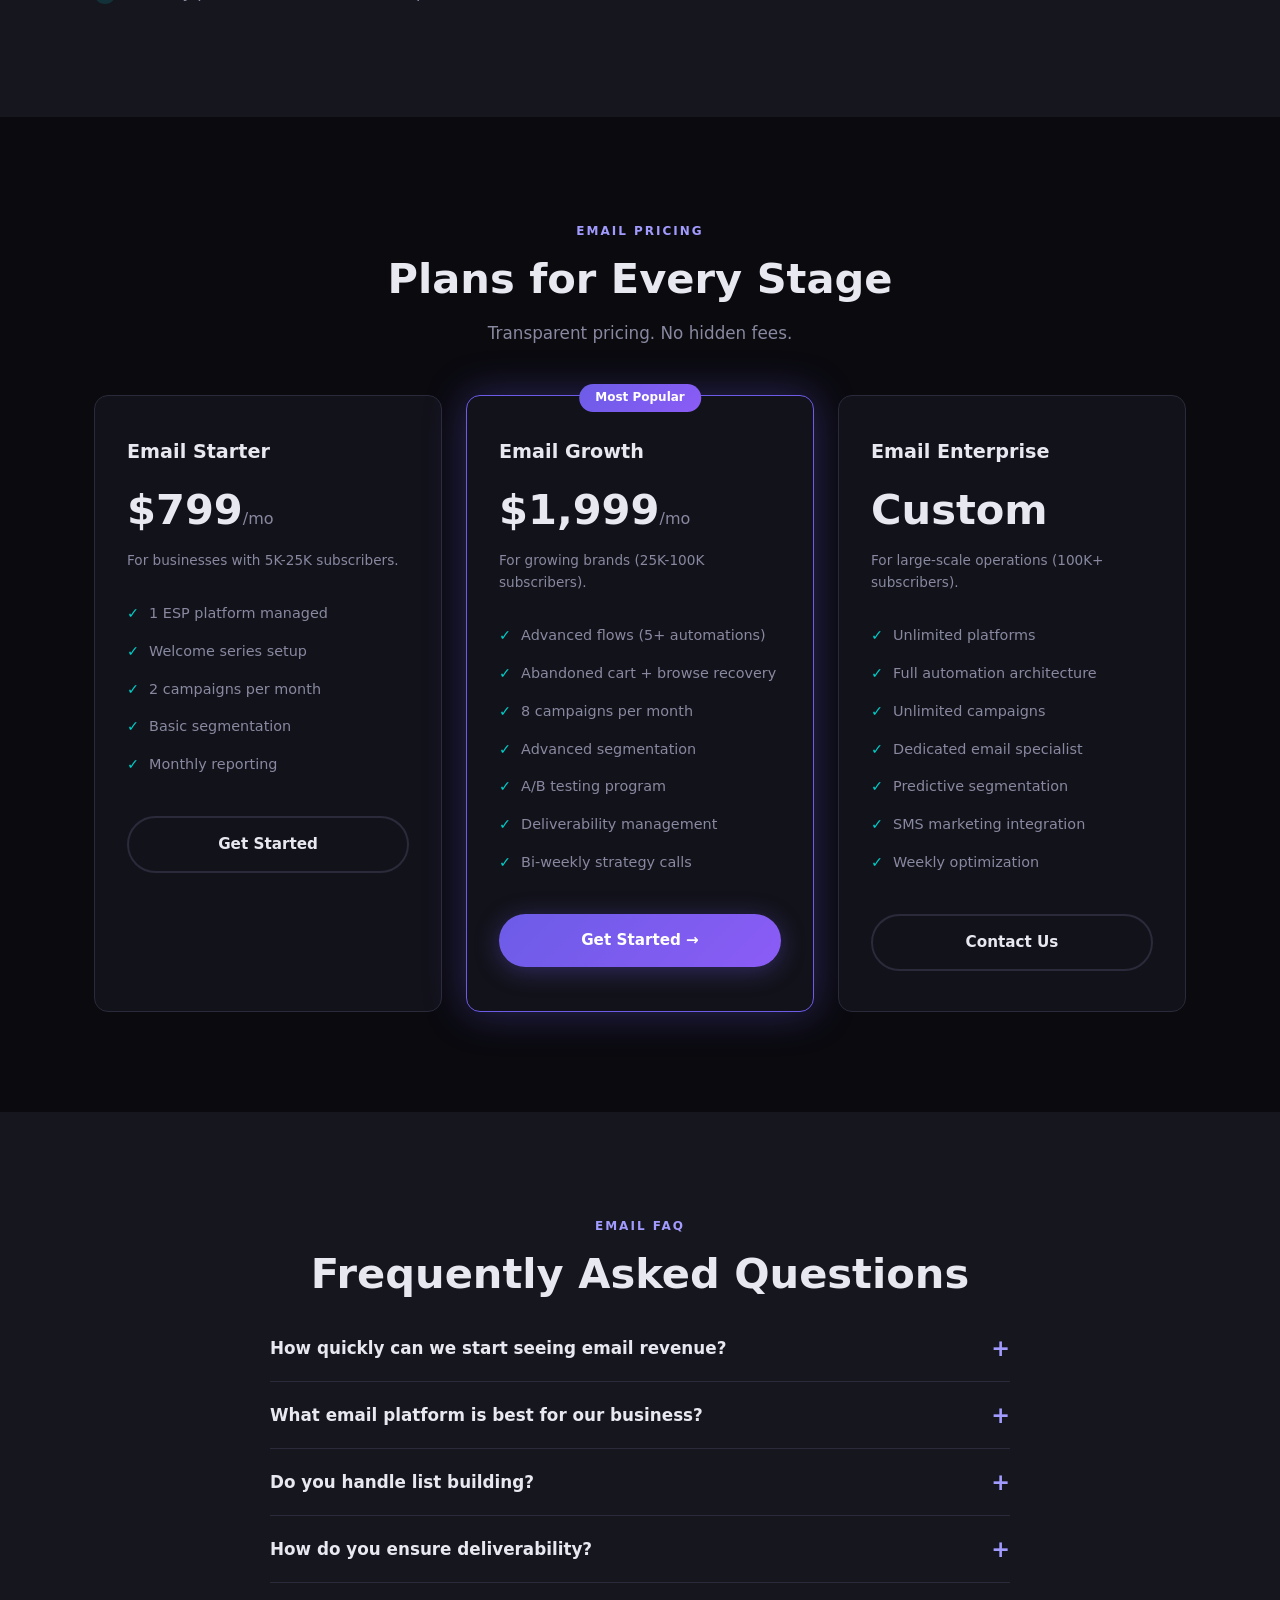
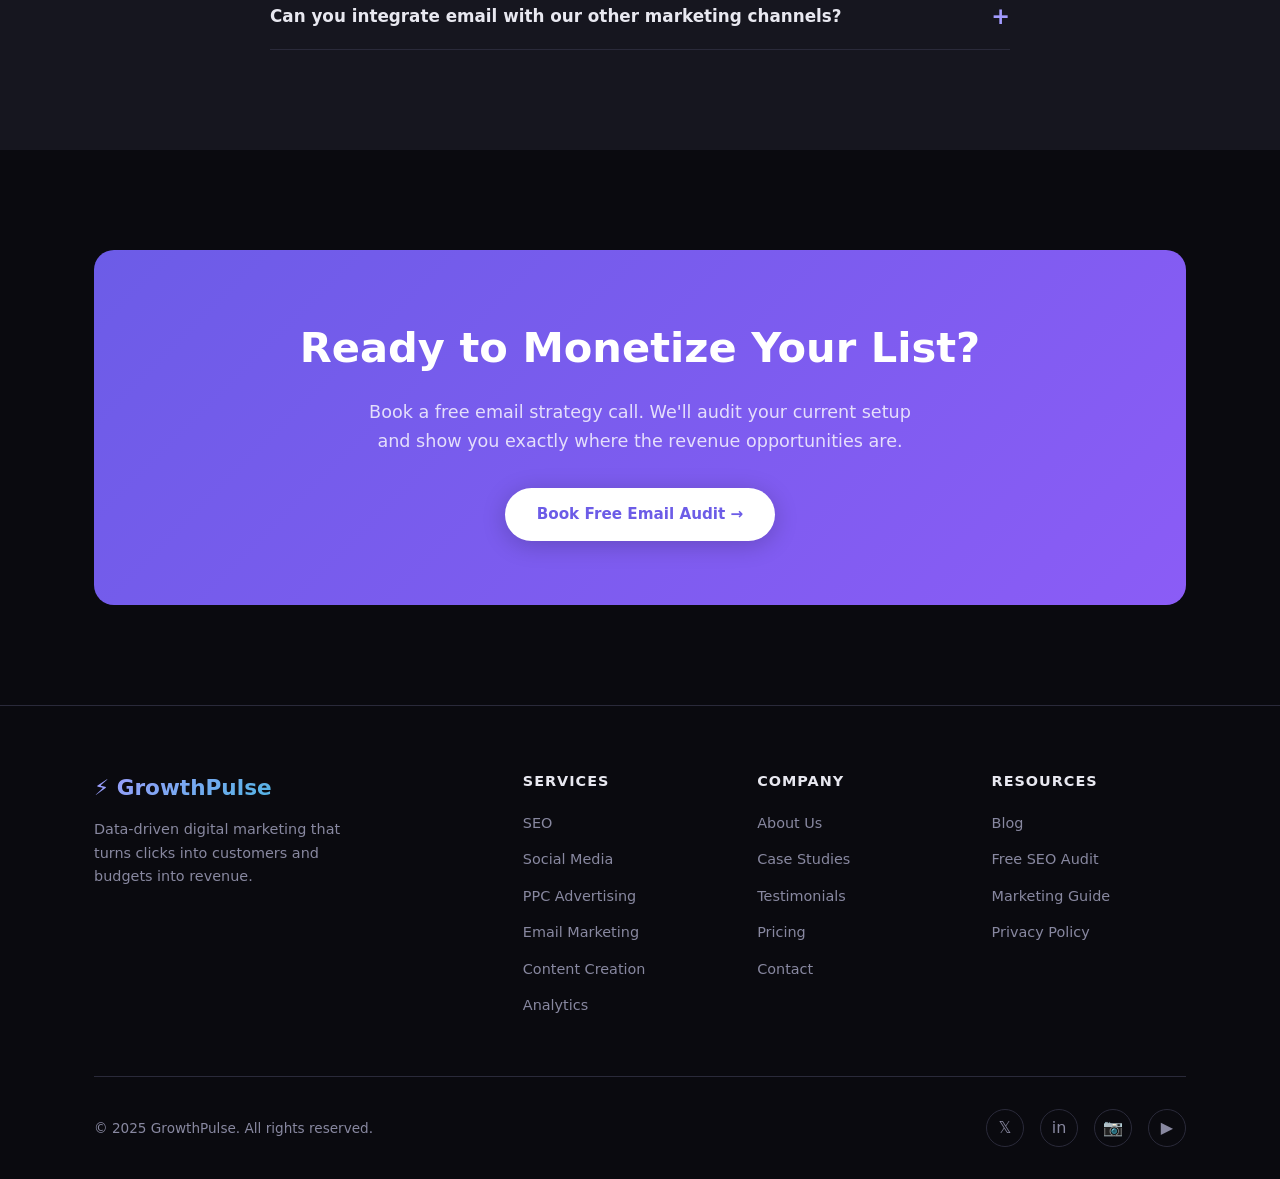
<file: email.html>
<!DOCTYPE html>
<html lang="en">
<head>
    <meta charset="UTF-8">
    <meta name="viewport" content="width=device-width, initial-scale=1.0">
    <title>Email Marketing — GrowthPulse Digital Marketing</title>
    <link rel="stylesheet" href="css/style.css">
</head>
<body>

<nav class="navbar">
    <div class="container">
        <a href="index.html" class="logo">⚡ GrowthPulse</a>
        <ul class="nav-links">
            <li><a href="index.html#services">Services</a></li>
            <li><a href="index.html#about">About</a></li>
            <li><a href="index.html#results">Results</a></li>
            <li><a href="index.html#pricing">Pricing</a></li>
            <li><a href="index.html#contact">Contact</a></li>
        </ul>
        <a href="index.html#contact" class="btn btn-primary">Get Started →</a>
        <button class="hamburger" onclick="document.getElementById('mobileMenu').classList.add('open')">
            <span></span><span></span><span></span>
        </button>
    </div>
</nav>

<div class="mobile-menu" id="mobileMenu">
    <button class="mobile-close" onclick="this.parentElement.classList.remove('open')">×</button>
    <a href="index.html">Home</a>
    <a href="seo.html">SEO</a>
    <a href="social-media.html">Social Media</a>
    <a href="ppc.html">PPC</a>
    <a href="email.html">Email</a>
    <a href="content.html">Content</a>
    <a href="analytics.html">Analytics</a>
    <a href="index.html#contact">Contact</a>
</div>

<section class="service-banner banner-pink">
    <div class="container">
        <div class="banner-grid">
            <div>
                <span class="service-tag tag-pink">✉️ Email Marketing</span>
                <h1 class="banner-title">Your Inbox.<br>Our Engine.</h1>
                <p class="banner-text">
                    Email generates $42 for every $1 spent. We build automated email ecosystems that nurture leads, drive repeat purchases, and turn subscribers into brand advocates.
                </p>
                <div class="banner-buttons">
                    <a href="index.html#contact" class="btn btn-primary">Start Growing →</a>
                    <a href="#results" class="btn btn-outline">View Case Studies</a>
                </div>
            </div>
            <div class="banner-visual">
                <div class="visual-box">
                    <div class="visual-big">✉️</div>
                    <div class="visual-label">Revenue per Subscriber</div>
                    <div class="visual-sub">$42 ROI per $1</div>
                </div>
            </div>
        </div>
    </div>
</section>

<section class="section" style="background:var(--bg-alt);">
    <div class="container">
        <span class="section-label">Our Services</span>
        <h2 class="section-title">Email That Converts</h2>
        <p class="section-sub">From welcome sequences to revenue-generating automations — we handle it all.</p>
        <div class="feature-grid">
            <div class="feature-card fade-up">
                <h3><span class="feature-icon">👋</span> Welcome & Onboarding Series</h3>
                <p>Multi-email welcome sequences, brand storytelling, value delivery, and first-purchase conversion optimization. The #1 revenue driver for most businesses.</p>
            </div>
            <div class="feature-card fade-up">
                <h3><span class="feature-icon">🛒</span> E-Commerce Email</h3>
                <p>Abandoned cart recovery, browse abandonment, post-purchase follow-ups, product recommendations, and VIP loyalty programs.</p>
            </div>
            <div class="feature-card fade-up">
                <h3><span class="feature-icon">🔄</span> Drip Campaigns</h3>
                <p>Nurture sequences for cold leads, webinar follow-ups, onboarding flows, re-engagement campaigns, and win-back strategies.</p>
            </div>
            <div class="feature-card fade-up">
                <h3><span class="feature-icon">🎯</span> Segmentation & Personalization</h3>
                <p>Dynamic content blocks, behavioral segmentation, predictive scoring, personalization tokens, and advanced audience targeting.</p>
            </div>
            <div class="feature-card fade-up">
                <h3><span class="feature-icon">📊</span> Newsletter & Content</h3>
                <p>Weekly newsletter design, content curation, copywriting, A/B testing, and deliverability optimization for maximum open rates.</p>
            </div>
            <div class="feature-card fade-up">
                <h3><span class="feature-icon">🔧</span> Tech Setup & Integration</h3>
                <p>ESP setup (Klaviyo, Mailchimp, ActiveCampaign), CRM integration, e-commerce platform connectors, and custom API integrations.</p>
            </div>
        </div>

        <div class="stat-row">
            <div class="stat-box fade-up">
                <div class="num pink">$42</div>
                <div class="label">ROI per $1 Spent</div>
            </div>
            <div class="stat-box fade-up">
                <div class="num green">+285%</div>
                <div class="label">Email Revenue Growth</div>
            </div>
            <div class="stat-box fade-up">
                <div class="num purple">58%</div>
                <div class="label">Avg. Open Rate</div>
            </div>
            <div class="stat-box fade-up">
                <div class="num green">18.5%</div>
                <div class="label">Avg. Click Rate</div>
            </div>
        </div>
    </div>
</section>

<section class="section">
    <div class="container">
        <div style="text-align:center;">
            <span class="section-label">Platforms We Use</span>
            <h2 class="section-title">Expert Across Every Email Platform</h2>
            <p class="section-sub" style="margin-left:auto;margin-right:auto;">We choose the right platform for your business model.</p>
        </div>
        <div class="feature-grid">
            <div class="feature-card fade-up">
                <h3><span class="feature-icon">⚡</span> Klaviyo</h3>
                <p>Best for e-commerce. Deep Shopify/Magento integration, advanced segmentation, flow automation, and SMS marketing.</p>
            </div>
            <div class="feature-card fade-up">
                <h3><span class="feature-icon">🟠</span> Mailchimp</h3>
                <p>Great for small to mid-size businesses. Easy-to-use interface, solid automation, and good free tier to start.</p>
            </div>
            <div class="feature-card fade-up">
                <h3><span class="feature-icon">🟢</span> ActiveCampaign</h3>
                <p>Best for B2B and complex CRM needs. Powerful automation builder, CRM integration, and predictive sending.</p>
            </div>
            <div class="feature-card fade-up">
                <h3><span class="feature-icon">🔵</span> ConvertKit</h3>
                <p>Ideal for creators and bloggers. Simple subscriber management, beautiful landing pages, and tag-based automation.</p>
            </div>
            <div class="feature-card fade-up">
                <h3><span class="feature-icon">🔴</span> HubSpot</h3>
                <p>Enterprise-grade marketing automation. Full CRM suite, advanced analytics, and complex workflow capabilities.</p>
            </div>
            <div class="feature-card fade-up">
                <h3><span class="feature-icon">🟣</span> Custom Solutions</h3>
                <p>Custom email infrastructure, proprietary ESP builds, and headless email engines for unique requirements.</p>
            </div>
        </div>
    </div>
</section>

<section class="section" style="background:var(--bg-alt);">
    <div class="container">
        <div class="banner-grid">
            <div>
                <span class="section-label">Our Process</span>
                <h2 class="section-title">Email Revenue Engine</h2>
                <p class="section-sub">A systematic approach to building email revenue that compounds.</p>
                <ul class="check-list">
                    <li>Platform audit and data hygiene cleanup</li>
                    <li>Subscriber segmentation strategy</li>
                    <li>Flow and campaign architecture design</li>
                    <li>Copywriting and template design</li>
                    <li>A/B testing program setup</li>
                    <li>Deliverability optimization and monitoring</li>
                    <li>Monthly performance reviews and optimization</li>
                </ul>
            </div>
            <div class="banner-visual">
                <div class="visual-box">
                    <div class="visual-big">⚙️</div>
                    <div class="visual-label">Revenue Engine</div>
                    <div class="visual-sub">Automated & Scalable</div>
                </div>
            </div>
        </div>
    </div>
</section>

<section class="section">
    <div class="container">
        <div style="text-align:center;">
            <span class="section-label">Email Pricing</span>
            <h2 class="section-title">Plans for Every Stage</h2>
            <p class="section-sub" style="margin-left:auto;margin-right:auto;">Transparent pricing. No hidden fees.</p>
        </div>
        <div class="pricing-grid">
            <div class="pricing-card fade-up">
                <h3>Email Starter</h3>
                <div class="price">$799<span>/mo</span></div>
                <p class="price-desc">For businesses with 5K-25K subscribers.</p>
                <ul class="pricing-features">
                    <li>1 ESP platform managed</li>
                    <li>Welcome series setup</li>
                    <li>2 campaigns per month</li>
                    <li>Basic segmentation</li>
                    <li>Monthly reporting</li>
                </ul>
                <a href="index.html#contact" class="btn btn-outline">Get Started</a>
            </div>
            <div class="pricing-card featured fade-up">
                <div class="pricing-badge">Most Popular</div>
                <h3>Email Growth</h3>
                <div class="price">$1,999<span>/mo</span></div>
                <p class="price-desc">For growing brands (25K-100K subscribers).</p>
                <ul class="pricing-features">
                    <li>Advanced flows (5+ automations)</li>
                    <li>Abandoned cart + browse recovery</li>
                    <li>8 campaigns per month</li>
                    <li>Advanced segmentation</li>
                    <li>A/B testing program</li>
                    <li>Deliverability management</li>
                    <li>Bi-weekly strategy calls</li>
                </ul>
                <a href="index.html#contact" class="btn btn-primary">Get Started →</a>
            </div>
            <div class="pricing-card fade-up">
                <h3>Email Enterprise</h3>
                <div class="price">Custom</div>
                <p class="price-desc">For large-scale operations (100K+ subscribers).</p>
                <ul class="pricing-features">
                    <li>Unlimited platforms</li>
                    <li>Full automation architecture</li>
                    <li>Unlimited campaigns</li>
                    <li>Dedicated email specialist</li>
                    <li>Predictive segmentation</li>
                    <li>SMS marketing integration</li>
                    <li>Weekly optimization</li>
                </ul>
                <a href="index.html#contact" class="btn btn-outline">Contact Us</a>
            </div>
        </div>
    </div>
</section>

<section class="section" style="background:var(--bg-alt);">
    <div class="container">
        <div style="text-align:center;">
            <span class="section-label">Email FAQ</span>
            <h2 class="section-title">Frequently Asked Questions</h2>
        </div>
        <div class="faq-list">
            <div class="faq-item">
                <button class="faq-question">How quickly can we start seeing email revenue?</button>
                <div class="faq-answer">If you have an existing list, we can set up foundational automations within 2 weeks and see immediate revenue impact from abandoned cart and welcome sequence flows. New list building typically takes 30-60 days to accumulate meaningful volume.</div>
            </div>
            <div class="faq-item">
                <button class="faq-question">What email platform is best for our business?</button>
                <div class="faq-answer">For e-commerce, Klaviyo is typically the best choice. For B2B, ActiveCampaign or HubSpot work better. For creators, ConvertKit. We'll recommend during our discovery call based on your volume, platform, and specific needs.</div>
            </div>
            <div class="faq-item">
                <button class="faq-question">Do you handle list building?</button>
                <div class="faq-answer">Yes. We create lead magnets, design opt-in forms, build landing pages, run paid ads to grow your list, and implement referral programs. Quality over quantity — we focus on attracting engaged subscribers who convert.</div>
            </div>
            <div class="faq-item">
                <button class="faq-question">How do you ensure deliverability?</button>
                <div class="faq-answer">We manage SPF/DKIM/DMARC records, monitor sender reputation, implement list hygiene protocols, maintain consistent sending patterns, and use warm-up strategies for new IPs. Our average deliverability rate is 98%+.</div>
            </div>
            <div class="faq-item">
                <button class="faq-question">Can you integrate email with our other marketing channels?</button>
                <div class="faq-answer">Absolutely. We integrate email with your CRM, e-commerce platform, ad platforms, social media, and analytics tools. We build cross-channel attribution to understand how email impacts the entire customer journey.</div>
            </div>
        </div>
    </div>
</section>

<section class="section">
    <div class="container">
        <div class="cta-banner fade-up">
            <h2>Ready to Monetize Your List?</h2>
            <p>Book a free email strategy call. We'll audit your current setup and show you exactly where the revenue opportunities are.</p>
            <a href="index.html#contact" class="btn">Book Free Email Audit →</a>
        </div>
    </div>
</section>

<footer>
    <div class="container">
        <div class="footer-grid">
            <div class="footer-brand">
                <div class="logo">⚡ GrowthPulse</div>
                <p>Data-driven digital marketing that turns clicks into customers and budgets into revenue.</p>
            </div>
            <div class="footer-col">
                <h4>Services</h4>
                <ul>
                    <li><a href="seo.html">SEO</a></li>
                    <li><a href="social-media.html">Social Media</a></li>
                    <li><a href="ppc.html">PPC Advertising</a></li>
                    <li><a href="email.html">Email Marketing</a></li>
                    <li><a href="content.html">Content Creation</a></li>
                    <li><a href="analytics.html">Analytics</a></li>
                </ul>
            </div>
            <div class="footer-col">
                <h4>Company</h4>
                <ul>
                    <li><a href="index.html#about">About Us</a></li>
                    <li><a href="index.html#results">Case Studies</a></li>
                    <li><a href="index.html#testimonials">Testimonials</a></li>
                    <li><a href="index.html#pricing">Pricing</a></li>
                    <li><a href="index.html#contact">Contact</a></li>
                </ul>
            </div>
            <div class="footer-col">
                <h4>Resources</h4>
                <ul>
                    <li><a href="#">Blog</a></li>
                    <li><a href="#">Free SEO Audit</a></li>
                    <li><a href="#">Marketing Guide</a></li>
                    <li><a href="#">Privacy Policy</a></li>
                </ul>
            </div>
        </div>
        <div class="footer-bottom">
            <span>© 2025 GrowthPulse. All rights reserved.</span>
            <div class="social-links">
                <a href="#">𝕏</a>
                <a href="#">in</a>
                <a href="#">📷</a>
                <a href="#">▶</a>
            </div>
        </div>
    </div>
</footer>

<script>
    window.addEventListener('scroll', () => {
        document.querySelector('.navbar').classList.toggle('scrolled', window.scrollY > 50);
    });
    const observer = new IntersectionObserver((entries) => {
        entries.forEach(e => { if (e.isIntersecting) { e.target.classList.add('visible'); observer.unobserve(e.target); } });
    }, { threshold: 0.15 });
    document.querySelectorAll('.fade-up').forEach(el => observer.observe(el));
    document.querySelectorAll('.faq-question').forEach(btn => {
        btn.addEventListener('click', () => {
            const item = btn.parentElement;
            const wasOpen = item.classList.contains('open');
            document.querySelectorAll('.faq-item').forEach(i => i.classList.remove('open'));
            if (!wasOpen) item.classList.add('open');
        });
    });
</script>
</body>
</html>
</file>
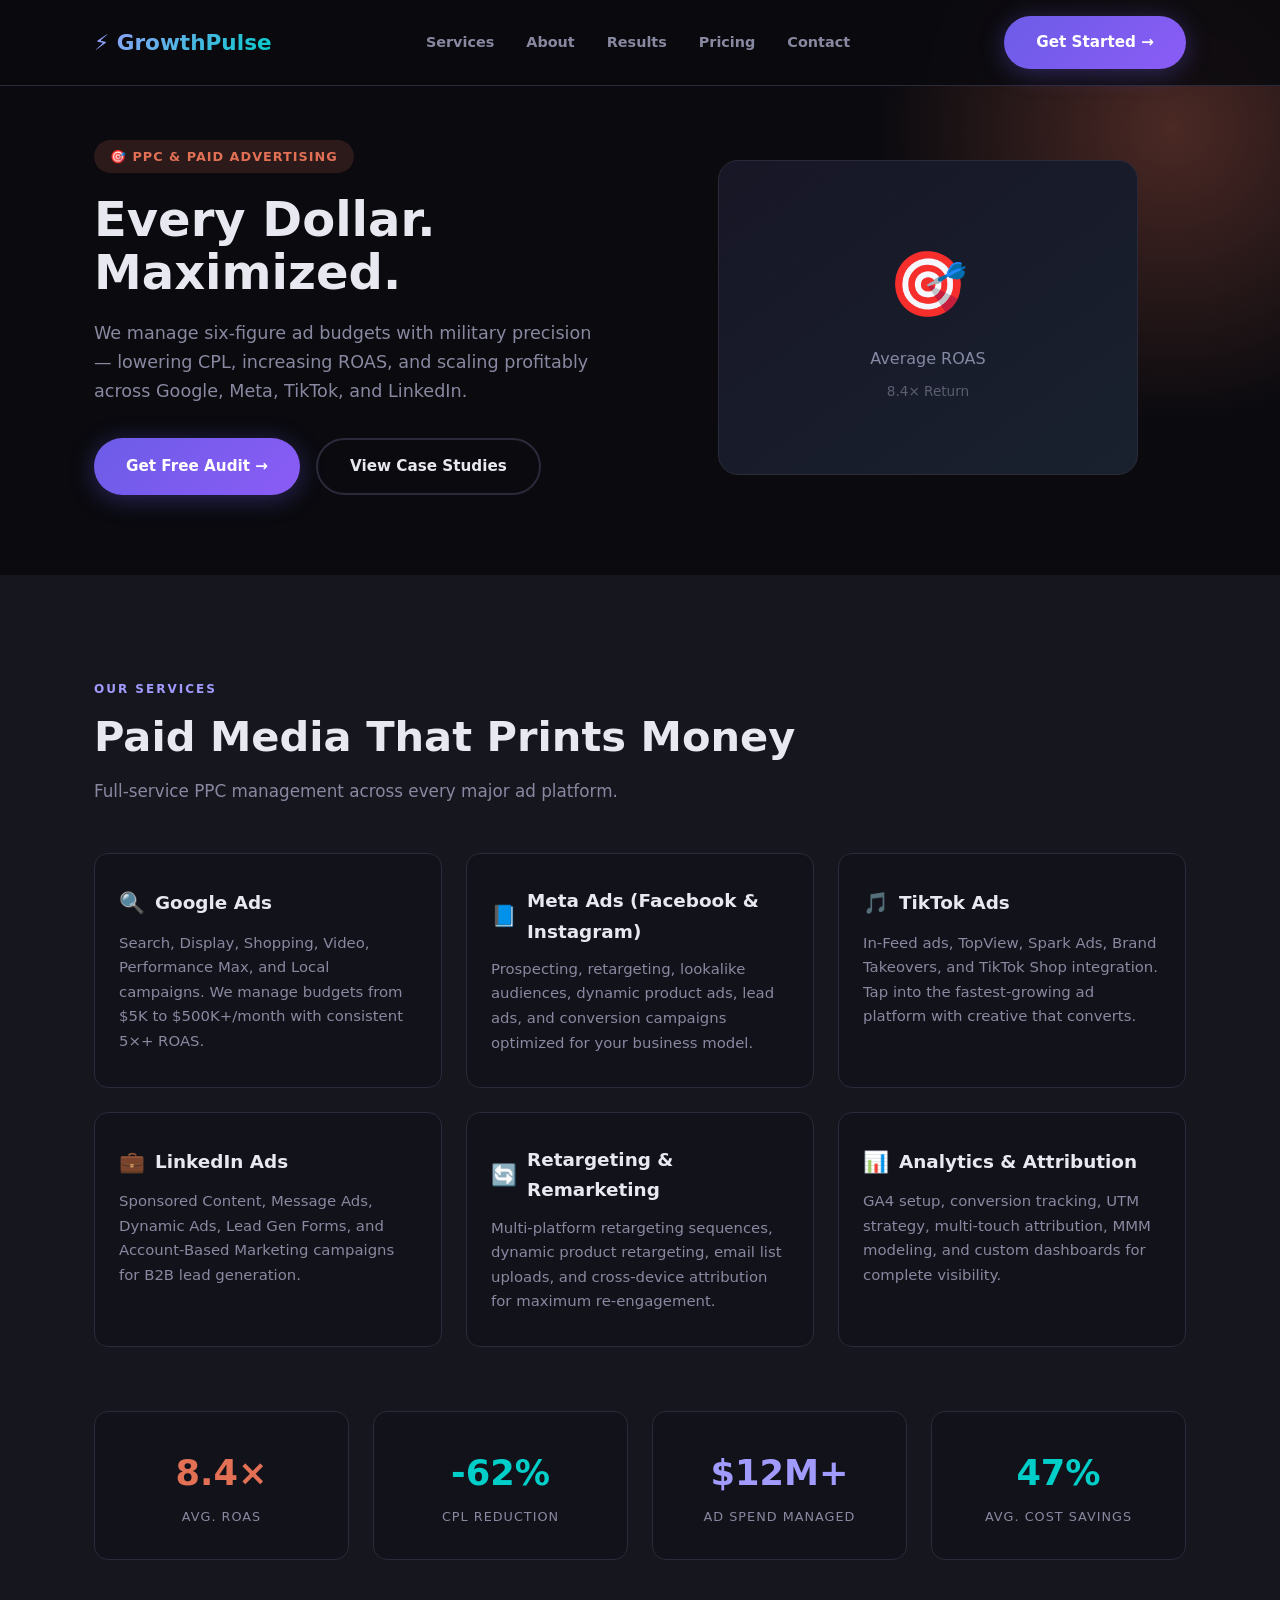
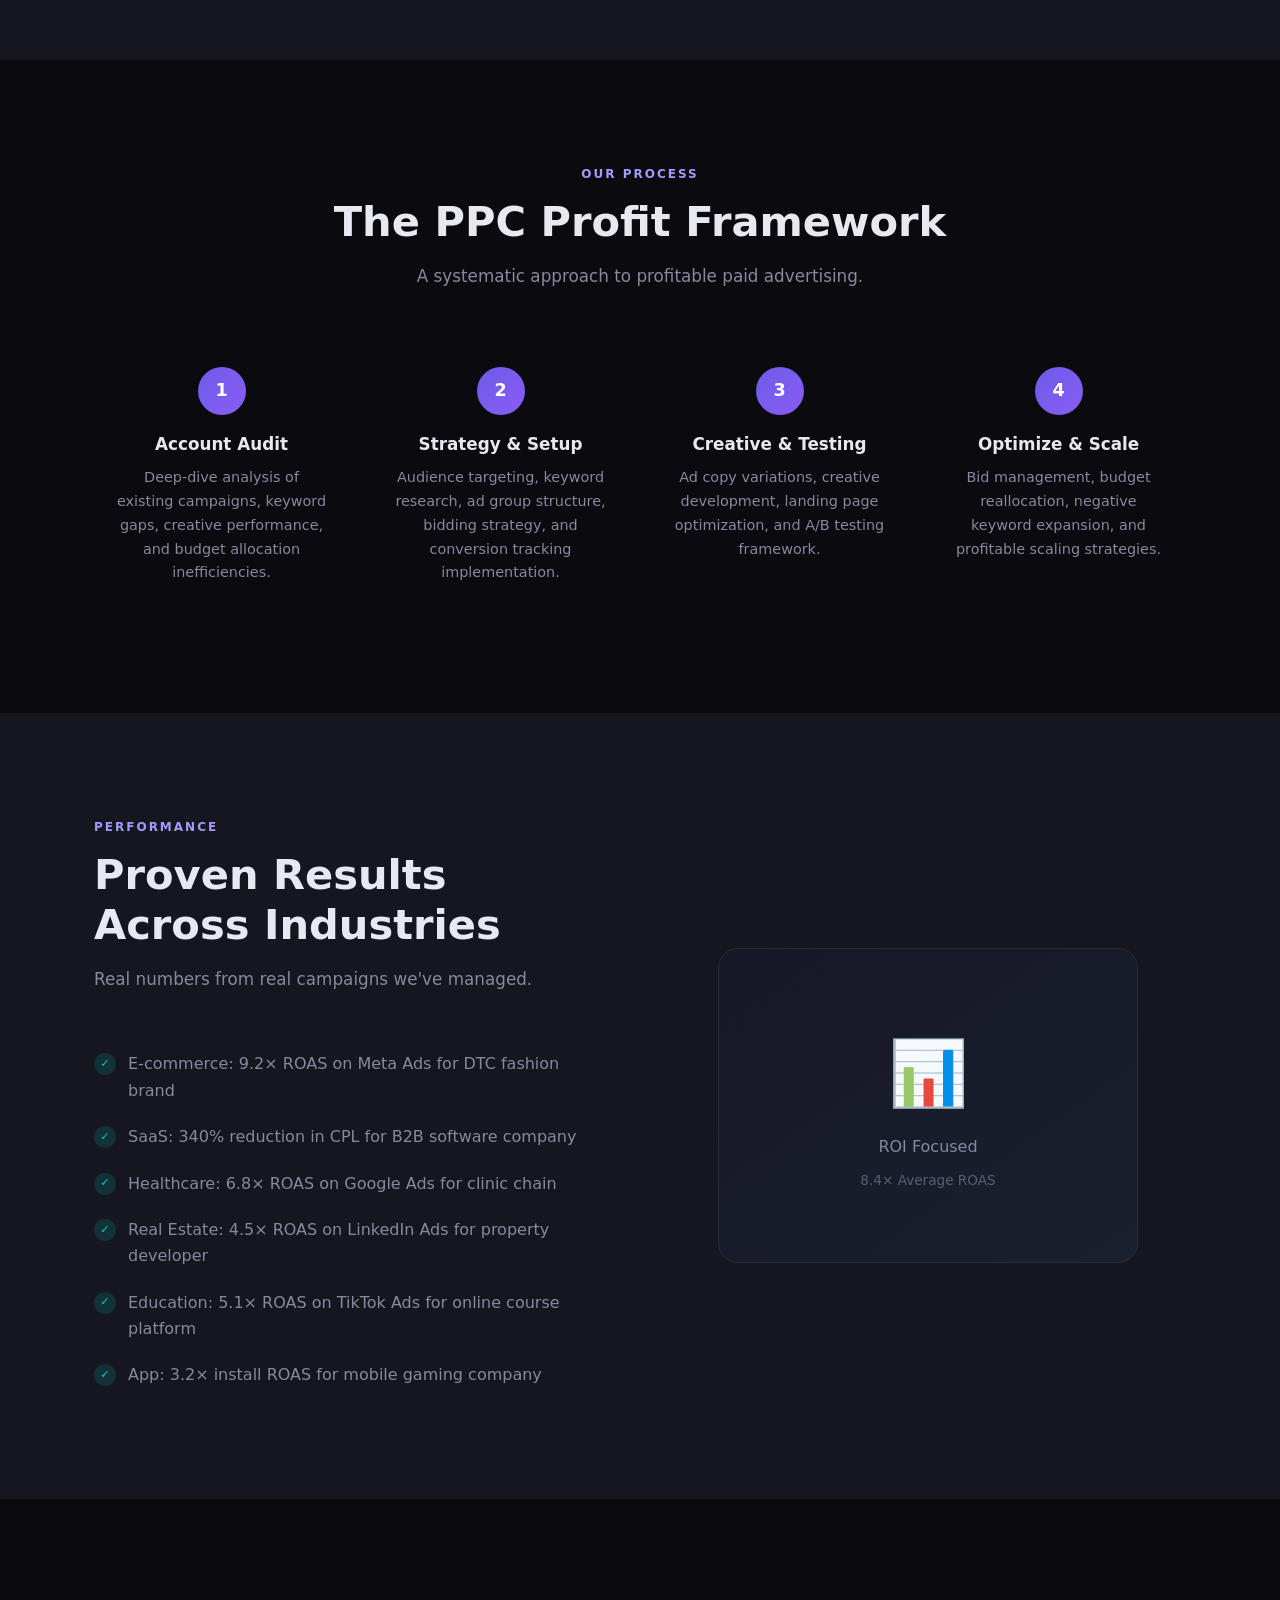
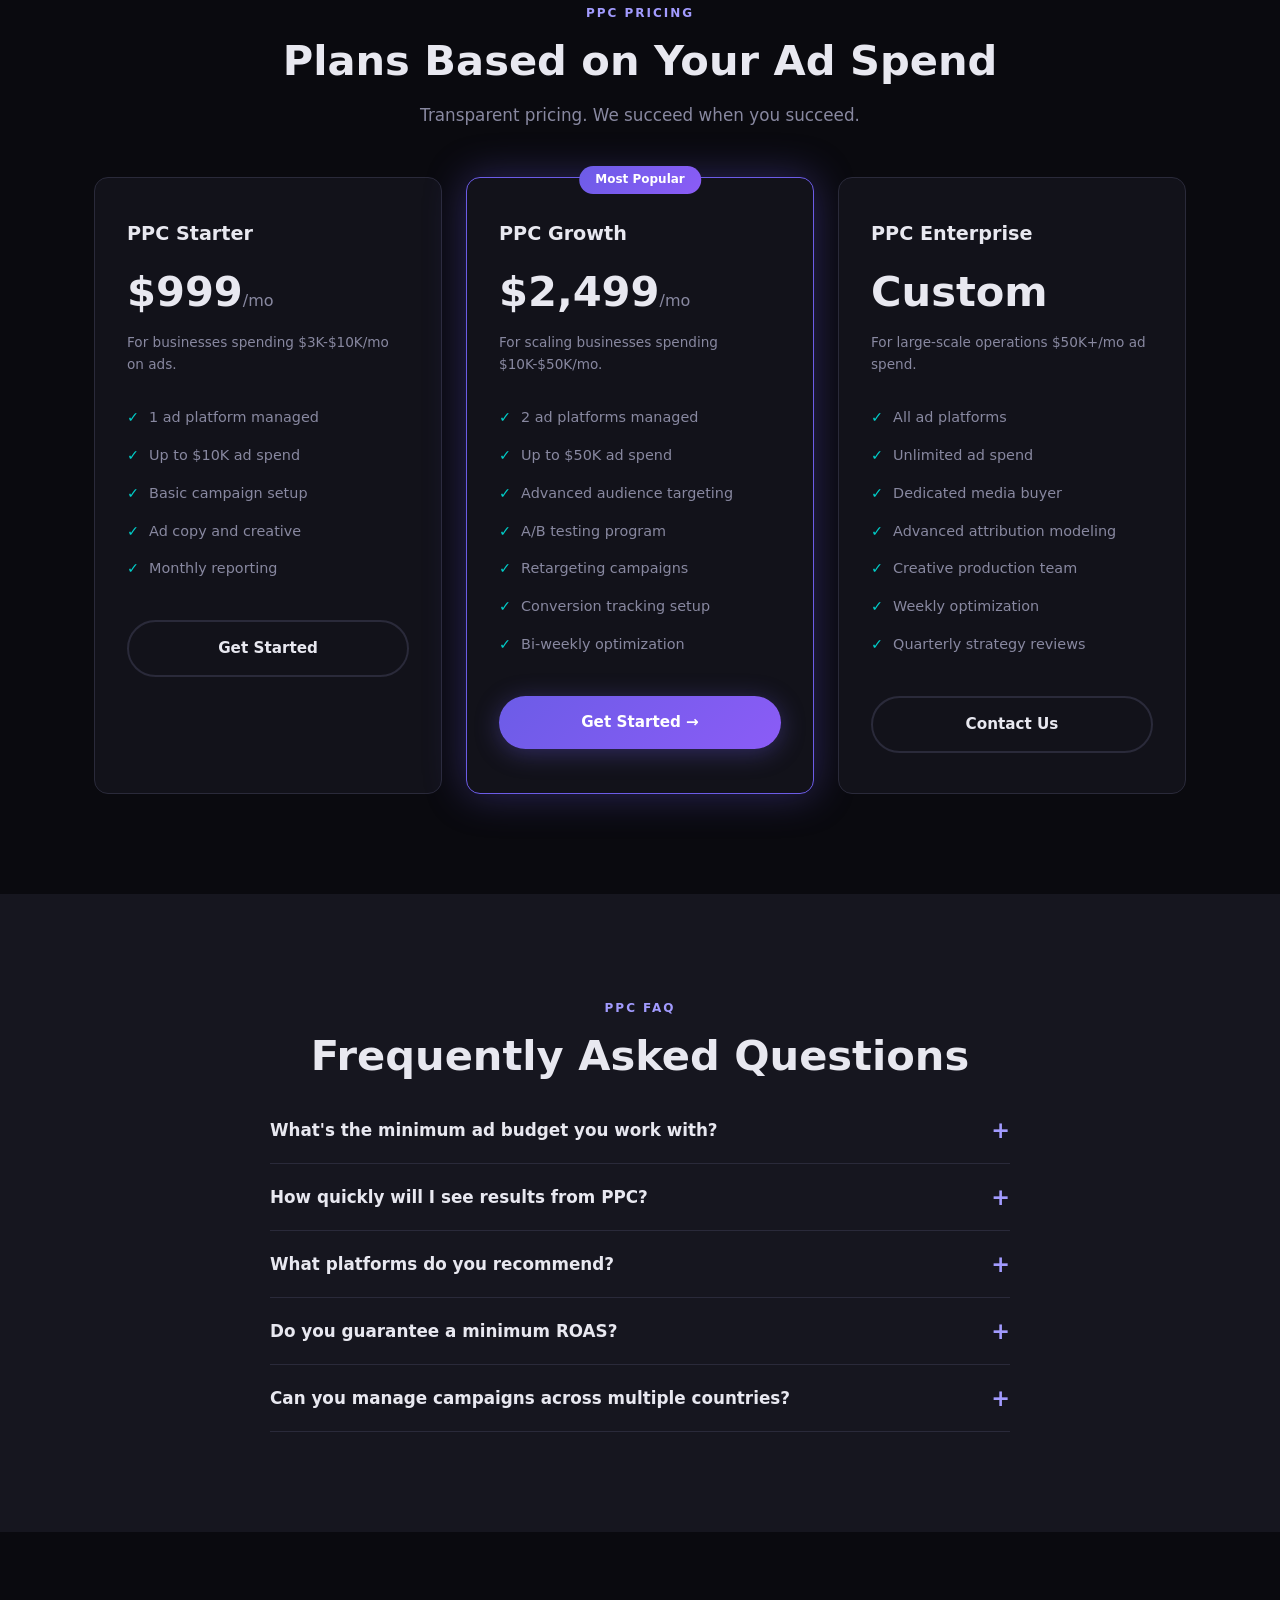
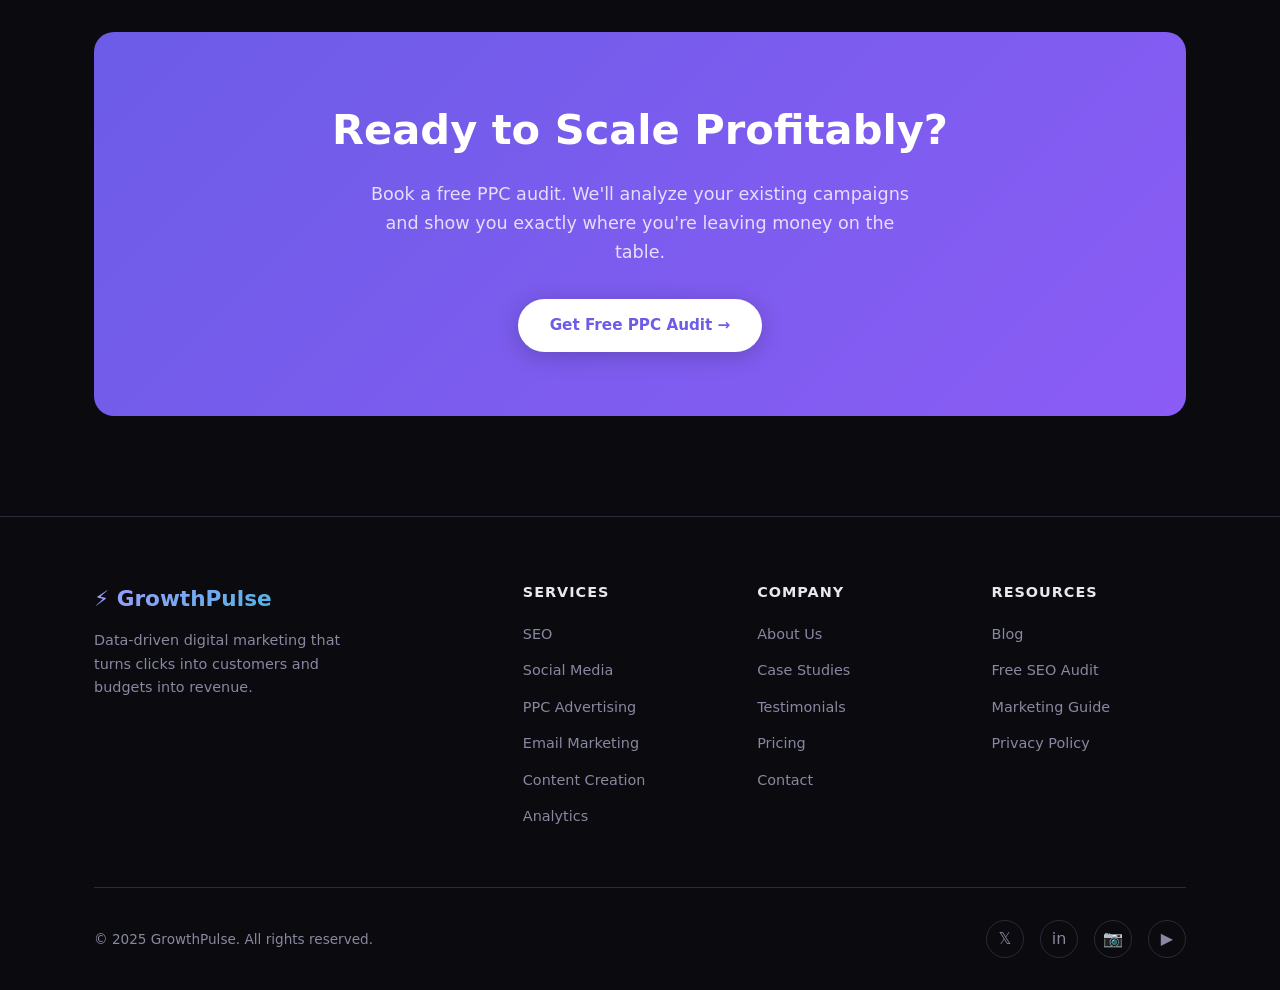
<file: ppc.html>
<!DOCTYPE html>
<html lang="en">
<head>
    <meta charset="UTF-8">
    <meta name="viewport" content="width=device-width, initial-scale=1.0">
    <title>PPC Advertising — GrowthPulse Digital Marketing</title>
    <link rel="stylesheet" href="css/style.css">
</head>
<body>

<nav class="navbar">
    <div class="container">
        <a href="index.html" class="logo">⚡ GrowthPulse</a>
        <ul class="nav-links">
            <li><a href="index.html#services">Services</a></li>
            <li><a href="index.html#about">About</a></li>
            <li><a href="index.html#results">Results</a></li>
            <li><a href="index.html#pricing">Pricing</a></li>
            <li><a href="index.html#contact">Contact</a></li>
        </ul>
        <a href="index.html#contact" class="btn btn-primary">Get Started →</a>
        <button class="hamburger" onclick="document.getElementById('mobileMenu').classList.add('open')">
            <span></span><span></span><span></span>
        </button>
    </div>
</nav>

<div class="mobile-menu" id="mobileMenu">
    <button class="mobile-close" onclick="this.parentElement.classList.remove('open')">×</button>
    <a href="index.html">Home</a>
    <a href="seo.html">SEO</a>
    <a href="social-media.html">Social Media</a>
    <a href="ppc.html">PPC</a>
    <a href="email.html">Email</a>
    <a href="content.html">Content</a>
    <a href="analytics.html">Analytics</a>
    <a href="index.html#contact">Contact</a>
</div>

<section class="service-banner banner-orange">
    <div class="container">
        <div class="banner-grid">
            <div>
                <span class="service-tag tag-orange">🎯 PPC & Paid Advertising</span>
                <h1 class="banner-title">Every Dollar.<br>Maximized.</h1>
                <p class="banner-text">
                    We manage six-figure ad budgets with military precision — lowering CPL, increasing ROAS, and scaling profitably across Google, Meta, TikTok, and LinkedIn.
                </p>
                <div class="banner-buttons">
                    <a href="index.html#contact" class="btn btn-primary">Get Free Audit →</a>
                    <a href="#results" class="btn btn-outline">View Case Studies</a>
                </div>
            </div>
            <div class="banner-visual">
                <div class="visual-box">
                    <div class="visual-big">🎯</div>
                    <div class="visual-label">Average ROAS</div>
                    <div class="visual-sub">8.4× Return</div>
                </div>
            </div>
        </div>
    </div>
</section>

<section class="section" style="background:var(--bg-alt);">
    <div class="container">
        <span class="section-label">Our Services</span>
        <h2 class="section-title">Paid Media That Prints Money</h2>
        <p class="section-sub">Full-service PPC management across every major ad platform.</p>
        <div class="feature-grid">
            <div class="feature-card fade-up">
                <h3><span class="feature-icon">🔍</span> Google Ads</h3>
                <p>Search, Display, Shopping, Video, Performance Max, and Local campaigns. We manage budgets from $5K to $500K+/month with consistent 5×+ ROAS.</p>
            </div>
            <div class="feature-card fade-up">
                <h3><span class="feature-icon">📘</span> Meta Ads (Facebook & Instagram)</h3>
                <p>Prospecting, retargeting, lookalike audiences, dynamic product ads, lead ads, and conversion campaigns optimized for your business model.</p>
            </div>
            <div class="feature-card fade-up">
                <h3><span class="feature-icon">🎵</span> TikTok Ads</h3>
                <p>In-Feed ads, TopView, Spark Ads, Brand Takeovers, and TikTok Shop integration. Tap into the fastest-growing ad platform with creative that converts.</p>
            </div>
            <div class="feature-card fade-up">
                <h3><span class="feature-icon">💼</span> LinkedIn Ads</h3>
                <p>Sponsored Content, Message Ads, Dynamic Ads, Lead Gen Forms, and Account-Based Marketing campaigns for B2B lead generation.</p>
            </div>
            <div class="feature-card fade-up">
                <h3><span class="feature-icon">🔄</span> Retargeting & Remarketing</h3>
                <p>Multi-platform retargeting sequences, dynamic product retargeting, email list uploads, and cross-device attribution for maximum re-engagement.</p>
            </div>
            <div class="feature-card fade-up">
                <h3><span class="feature-icon">📊</span> Analytics & Attribution</h3>
                <p>GA4 setup, conversion tracking, UTM strategy, multi-touch attribution, MMM modeling, and custom dashboards for complete visibility.</p>
            </div>
        </div>

        <div class="stat-row">
            <div class="stat-box fade-up">
                <div class="num orange">8.4×</div>
                <div class="label">Avg. ROAS</div>
            </div>
            <div class="stat-box fade-up">
                <div class="num green">-62%</div>
                <div class="label">CPL Reduction</div>
            </div>
            <div class="stat-box fade-up">
                <div class="num purple">$12M+</div>
                <div class="label">Ad Spend Managed</div>
            </div>
            <div class="stat-box fade-up">
                <div class="num green">47%</div>
                <div class="label">Avg. Cost Savings</div>
            </div>
        </div>
    </div>
</section>

<section class="section">
    <div class="container">
        <div style="text-align:center;">
            <span class="section-label">Our Process</span>
            <h2 class="section-title">The PPC Profit Framework</h2>
            <p class="section-sub" style="margin-left:auto;margin-right:auto;">A systematic approach to profitable paid advertising.</p>
        </div>
        <div class="steps-grid">
            <div class="step-card fade-up">
                <div class="step-num">1</div>
                <h3>Account Audit</h3>
                <p>Deep-dive analysis of existing campaigns, keyword gaps, creative performance, and budget allocation inefficiencies.</p>
            </div>
            <div class="step-card fade-up">
                <div class="step-num">2</div>
                <h3>Strategy & Setup</h3>
                <p>Audience targeting, keyword research, ad group structure, bidding strategy, and conversion tracking implementation.</p>
            </div>
            <div class="step-card fade-up">
                <div class="step-num">3</div>
                <h3>Creative & Testing</h3>
                <p>Ad copy variations, creative development, landing page optimization, and A/B testing framework.</p>
            </div>
            <div class="step-card fade-up">
                <div class="step-num">4</div>
                <h3>Optimize & Scale</h3>
                <p>Bid management, budget reallocation, negative keyword expansion, and profitable scaling strategies.</p>
            </div>
        </div>
    </div>
</section>

<section class="section" style="background:var(--bg-alt);">
    <div class="container">
        <div class="banner-grid">
            <div>
                <span class="section-label">Performance</span>
                <h2 class="section-title">Proven Results Across Industries</h2>
                <p class="section-sub">Real numbers from real campaigns we've managed.</p>
                <ul class="check-list">
                    <li>E-commerce: 9.2× ROAS on Meta Ads for DTC fashion brand</li>
                    <li>SaaS: 340% reduction in CPL for B2B software company</li>
                    <li>Healthcare: 6.8× ROAS on Google Ads for clinic chain</li>
                    <li>Real Estate: 4.5× ROAS on LinkedIn Ads for property developer</li>
                    <li>Education: 5.1× ROAS on TikTok Ads for online course platform</li>
                    <li>App: 3.2× install ROAS for mobile gaming company</li>
                </ul>
            </div>
            <div class="banner-visual">
                <div class="visual-box">
                    <div class="visual-big">📊</div>
                    <div class="visual-label">ROI Focused</div>
                    <div class="visual-sub">8.4× Average ROAS</div>
                </div>
            </div>
        </div>
    </div>
</section>

<section class="section">
    <div class="container">
        <div style="text-align:center;">
            <span class="section-label">PPC Pricing</span>
            <h2 class="section-title">Plans Based on Your Ad Spend</h2>
            <p class="section-sub" style="margin-left:auto;margin-right:auto;">Transparent pricing. We succeed when you succeed.</p>
        </div>
        <div class="pricing-grid">
            <div class="pricing-card fade-up">
                <h3>PPC Starter</h3>
                <div class="price">$999<span>/mo</span></div>
                <p class="price-desc">For businesses spending $3K-$10K/mo on ads.</p>
                <ul class="pricing-features">
                    <li>1 ad platform managed</li>
                    <li>Up to $10K ad spend</li>
                    <li>Basic campaign setup</li>
                    <li>Ad copy and creative</li>
                    <li>Monthly reporting</li>
                </ul>
                <a href="index.html#contact" class="btn btn-outline">Get Started</a>
            </div>
            <div class="pricing-card featured fade-up">
                <div class="pricing-badge">Most Popular</div>
                <h3>PPC Growth</h3>
                <div class="price">$2,499<span>/mo</span></div>
                <p class="price-desc">For scaling businesses spending $10K-$50K/mo.</p>
                <ul class="pricing-features">
                    <li>2 ad platforms managed</li>
                    <li>Up to $50K ad spend</li>
                    <li>Advanced audience targeting</li>
                    <li>A/B testing program</li>
                    <li>Retargeting campaigns</li>
                    <li>Conversion tracking setup</li>
                    <li>Bi-weekly optimization</li>
                </ul>
                <a href="index.html#contact" class="btn btn-primary">Get Started →</a>
            </div>
            <div class="pricing-card fade-up">
                <h3>PPC Enterprise</h3>
                <div class="price">Custom</div>
                <p class="price-desc">For large-scale operations $50K+/mo ad spend.</p>
                <ul class="pricing-features">
                    <li>All ad platforms</li>
                    <li>Unlimited ad spend</li>
                    <li>Dedicated media buyer</li>
                    <li>Advanced attribution modeling</li>
                    <li>Creative production team</li>
                    <li>Weekly optimization</li>
                    <li>Quarterly strategy reviews</li>
                </ul>
                <a href="index.html#contact" class="btn btn-outline">Contact Us</a>
            </div>
        </div>
    </div>
</section>

<section class="section" style="background:var(--bg-alt);">
    <div class="container">
        <div style="text-align:center;">
            <span class="section-label">PPC FAQ</span>
            <h2 class="section-title">Frequently Asked Questions</h2>
        </div>
        <div class="faq-list">
            <div class="faq-item">
                <button class="faq-question">What's the minimum ad budget you work with?</button>
                <div class="faq-answer">We recommend a minimum of $3,000/month in ad spend to gather enough data for optimization. However, we can work with smaller budgets for testing phases before scaling up.</div>
            </div>
            <div class="faq-item">
                <button class="faq-question">How quickly will I see results from PPC?</button>
                <div class="faq-answer">Most clients see immediate traffic and lead generation within the first week. Optimization for profitability typically takes 2-4 weeks as we gather data and refine targeting. Significant ROI improvements compound over 60-90 days.</div>
            </div>
            <div class="faq-item">
                <button class="faq-question">What platforms do you recommend?</button>
                <div class="faq-answer">It depends on your business model. E-commerce brands typically see the best results with Google Shopping + Meta Ads. B2B companies benefit most from Google Ads + LinkedIn. We'll recommend the optimal mix based on your audience and goals.</div>
            </div>
            <div class="faq-item">
                <button class="faq-question">Do you guarantee a minimum ROAS?</button>
                <div class="faq-answer">While we can't guarantee specific ROAS (market conditions change), our average client achieves 5×+ ROAS within 90 days. We have a performance bonus structure — we earn more when you earn more.</div>
            </div>
            <div class="faq-item">
                <button class="faq-question">Can you manage campaigns across multiple countries?</button>
                <div class="faq-answer">Yes, we manage campaigns in 20+ countries and 12+ languages. We handle localization, currency optimization, regional bidding strategies, and compliance with local advertising regulations.</div>
            </div>
        </div>
    </div>
</section>

<section class="section">
    <div class="container">
        <div class="cta-banner fade-up">
            <h2>Ready to Scale Profitably?</h2>
            <p>Book a free PPC audit. We'll analyze your existing campaigns and show you exactly where you're leaving money on the table.</p>
            <a href="index.html#contact" class="btn">Get Free PPC Audit →</a>
        </div>
    </div>
</section>

<footer>
    <div class="container">
        <div class="footer-grid">
            <div class="footer-brand">
                <div class="logo">⚡ GrowthPulse</div>
                <p>Data-driven digital marketing that turns clicks into customers and budgets into revenue.</p>
            </div>
            <div class="footer-col">
                <h4>Services</h4>
                <ul>
                    <li><a href="seo.html">SEO</a></li>
                    <li><a href="social-media.html">Social Media</a></li>
                    <li><a href="ppc.html">PPC Advertising</a></li>
                    <li><a href="email.html">Email Marketing</a></li>
                    <li><a href="content.html">Content Creation</a></li>
                    <li><a href="analytics.html">Analytics</a></li>
                </ul>
            </div>
            <div class="footer-col">
                <h4>Company</h4>
                <ul>
                    <li><a href="index.html#about">About Us</a></li>
                    <li><a href="index.html#results">Case Studies</a></li>
                    <li><a href="index.html#testimonials">Testimonials</a></li>
                    <li><a href="index.html#pricing">Pricing</a></li>
                    <li><a href="index.html#contact">Contact</a></li>
                </ul>
            </div>
            <div class="footer-col">
                <h4>Resources</h4>
                <ul>
                    <li><a href="#">Blog</a></li>
                    <li><a href="#">Free SEO Audit</a></li>
                    <li><a href="#">Marketing Guide</a></li>
                    <li><a href="#">Privacy Policy</a></li>
                </ul>
            </div>
        </div>
        <div class="footer-bottom">
            <span>© 2025 GrowthPulse. All rights reserved.</span>
            <div class="social-links">
                <a href="#">𝕏</a>
                <a href="#">in</a>
                <a href="#">📷</a>
                <a href="#">▶</a>
            </div>
        </div>
    </div>
</footer>

<script>
    window.addEventListener('scroll', () => {
        document.querySelector('.navbar').classList.toggle('scrolled', window.scrollY > 50);
    });
    const observer = new IntersectionObserver((entries) => {
        entries.forEach(e => { if (e.isIntersecting) { e.target.classList.add('visible'); observer.unobserve(e.target); } });
    }, { threshold: 0.15 });
    document.querySelectorAll('.fade-up').forEach(el => observer.observe(el));
    document.querySelectorAll('.faq-question').forEach(btn => {
        btn.addEventListener('click', () => {
            const item = btn.parentElement;
            const wasOpen = item.classList.contains('open');
            document.querySelectorAll('.faq-item').forEach(i => i.classList.remove('open'));
            if (!wasOpen) item.classList.add('open');
        });
    });
</script>
</body>
</html>
</file>
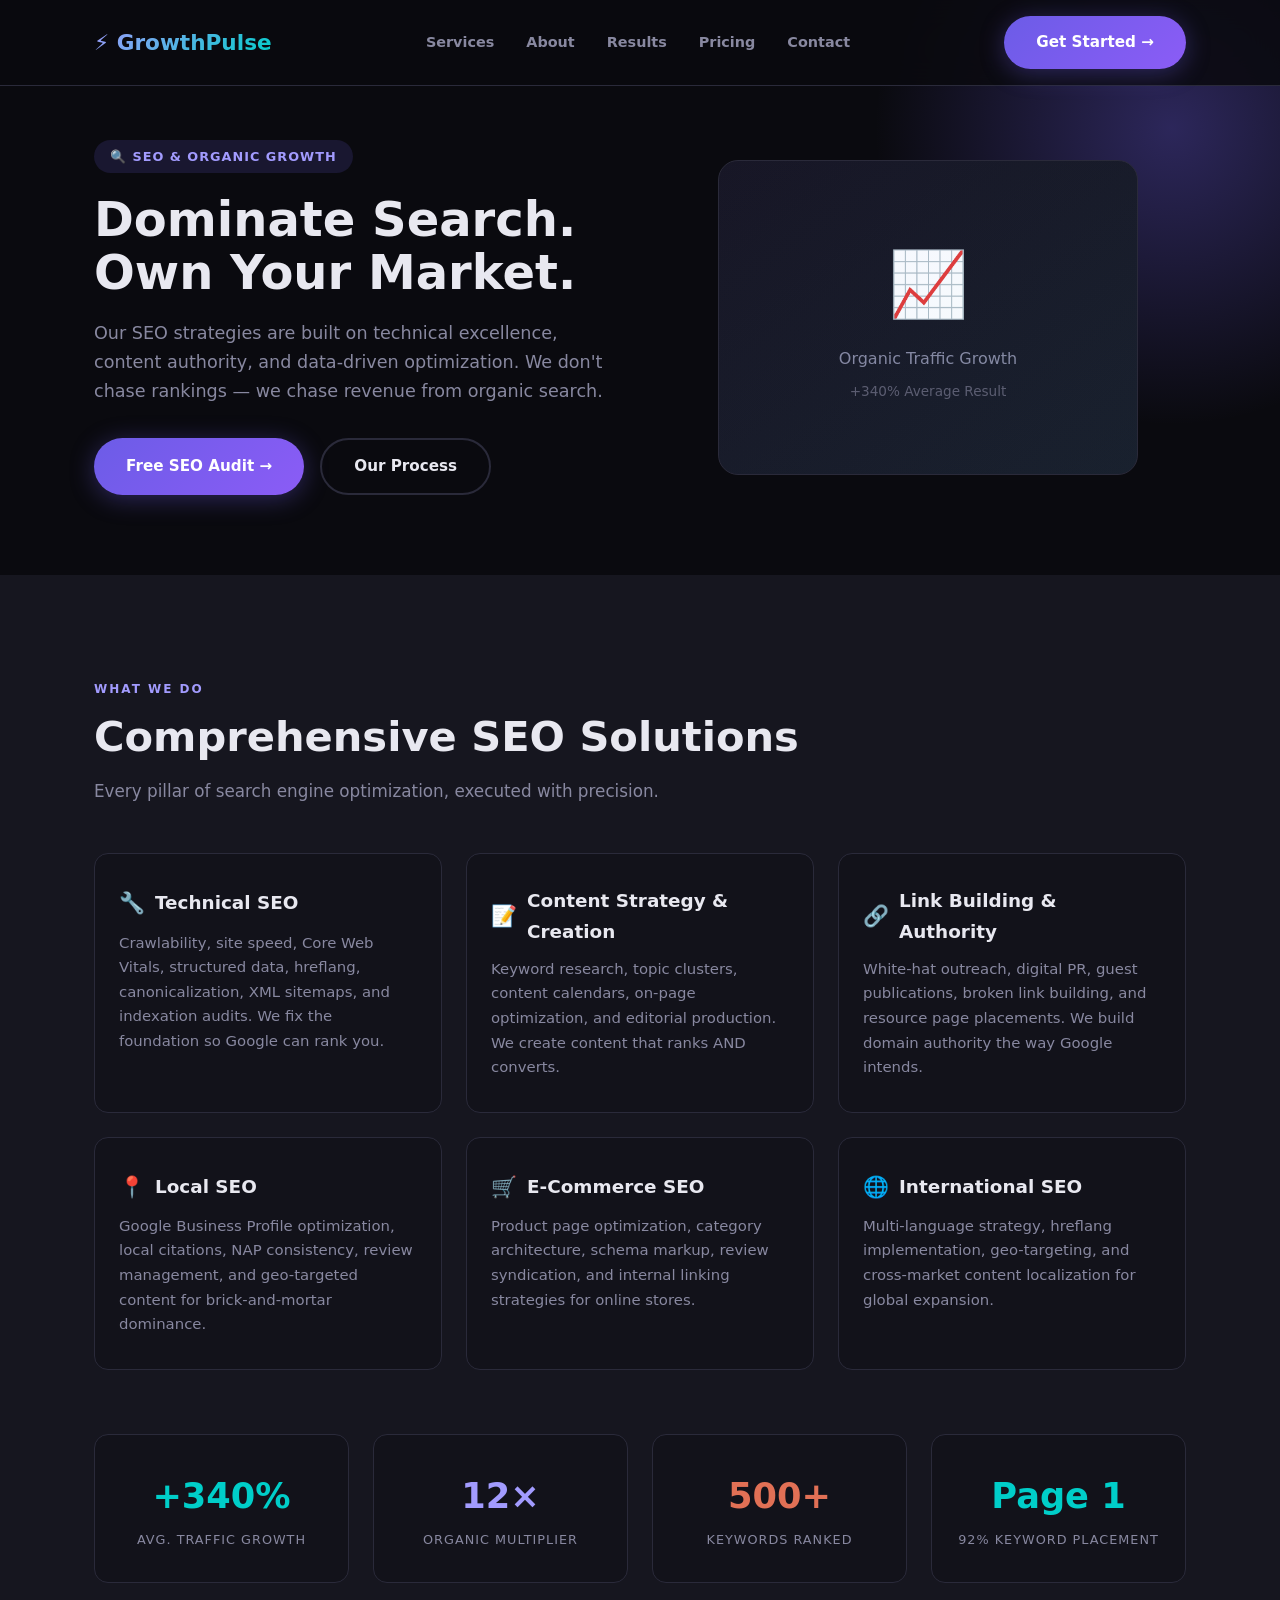
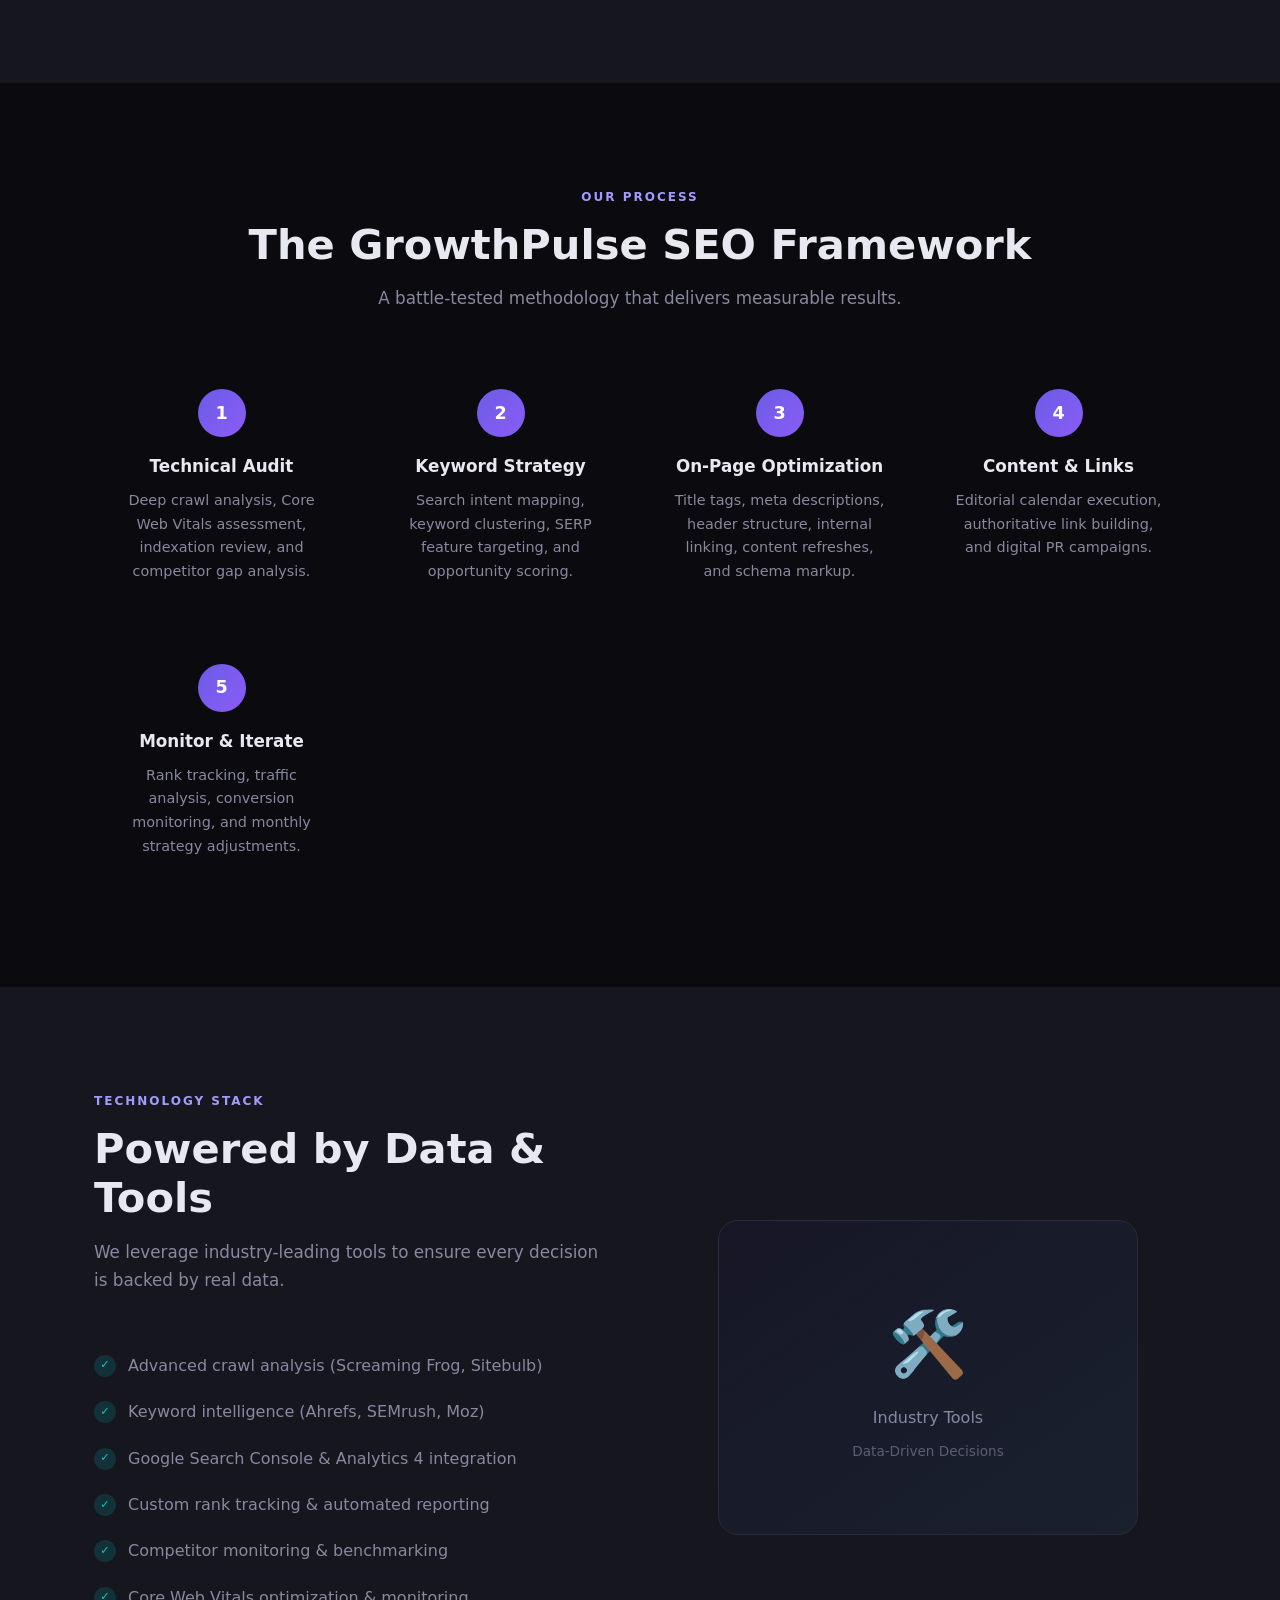
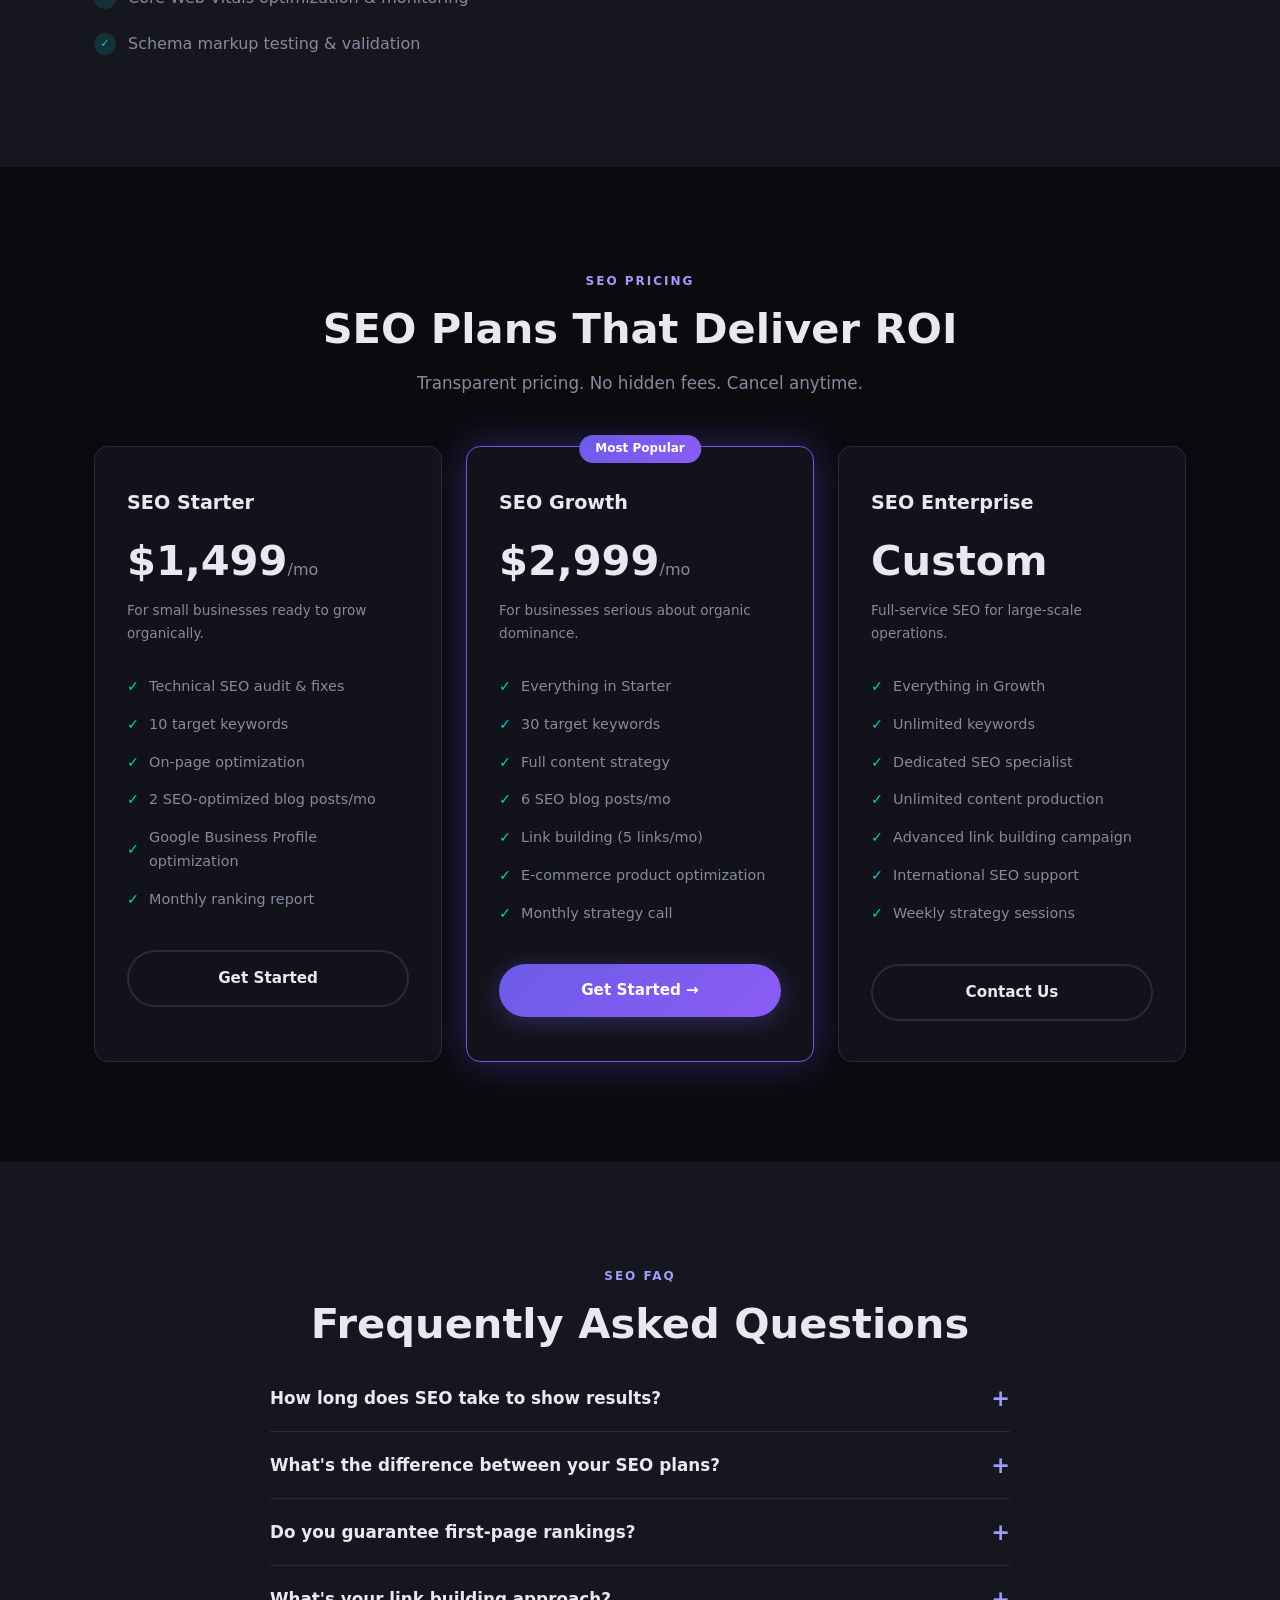
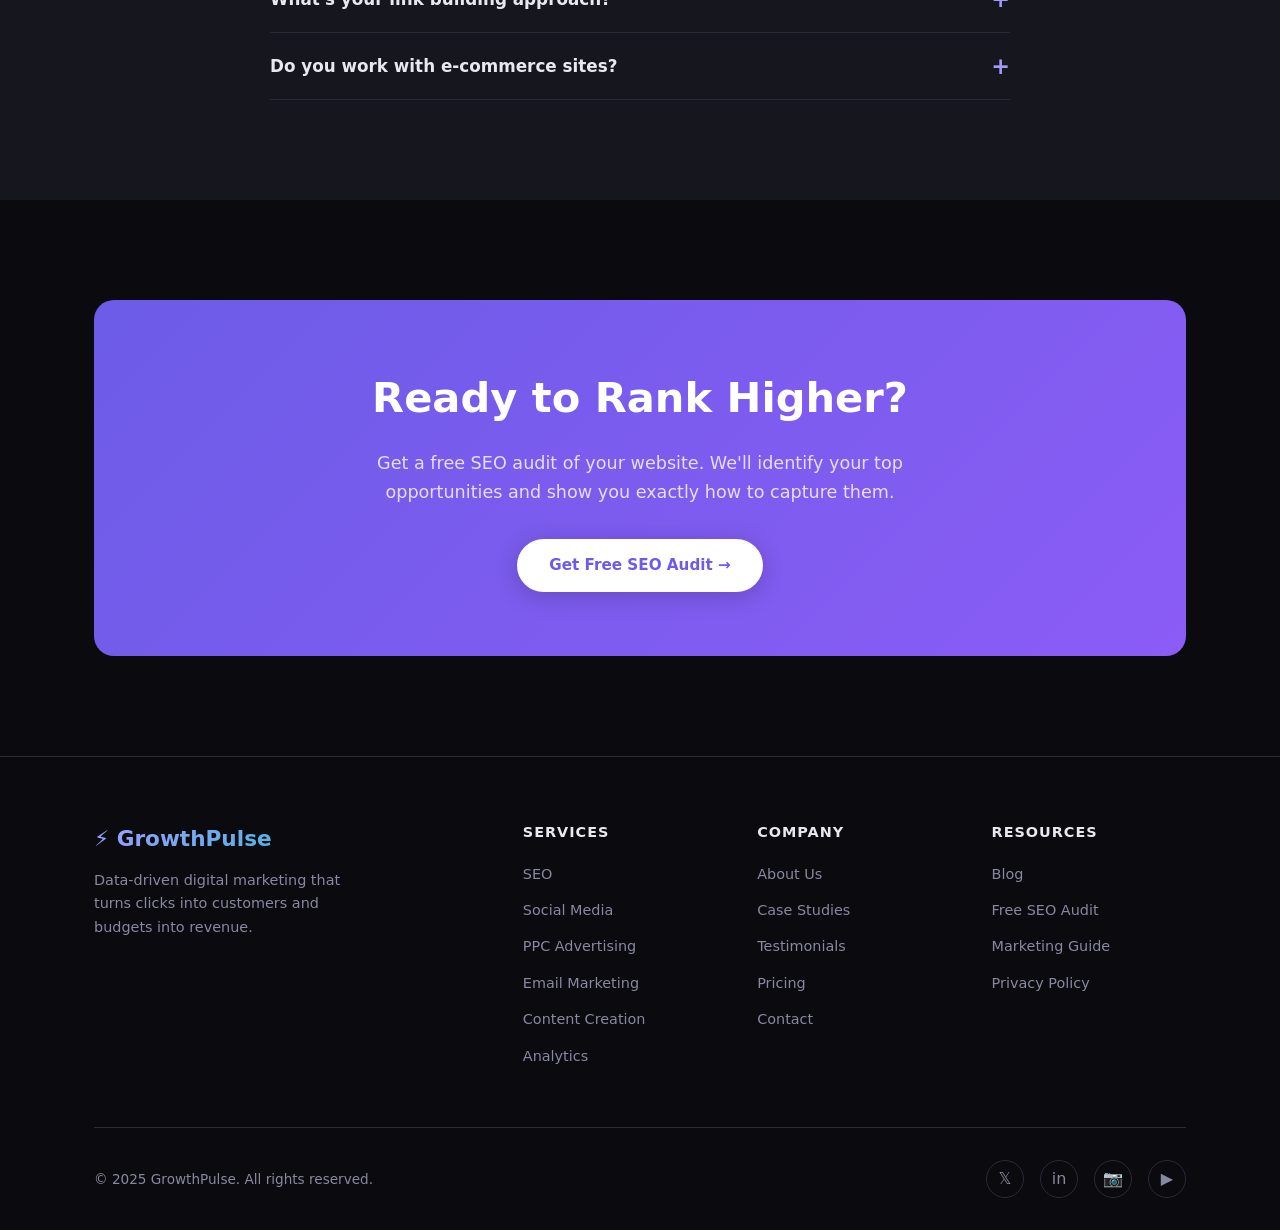
<file: seo.html>
<!DOCTYPE html>
<html lang="en">
<head>
    <meta charset="UTF-8">
    <meta name="viewport" content="width=device-width, initial-scale=1.0">
    <title>SEO Services — GrowthPulse Digital Marketing</title>
    <link rel="stylesheet" href="css/style.css">
</head>
<body>

<!-- Navbar -->
<nav class="navbar">
    <div class="container">
        <a href="index.html" class="logo">⚡ GrowthPulse</a>
        <ul class="nav-links">
            <li><a href="index.html#services">Services</a></li>
            <li><a href="index.html#about">About</a></li>
            <li><a href="index.html#results">Results</a></li>
            <li><a href="index.html#pricing">Pricing</a></li>
            <li><a href="index.html#contact">Contact</a></li>
        </ul>
        <a href="index.html#contact" class="btn btn-primary">Get Started →</a>
        <button class="hamburger" onclick="document.getElementById('mobileMenu').classList.add('open')">
            <span></span><span></span><span></span>
        </button>
    </div>
</nav>

<!-- Mobile Menu -->
<div class="mobile-menu" id="mobileMenu">
    <button class="mobile-close" onclick="this.parentElement.classList.remove('open')">×</button>
    <a href="index.html">Home</a>
    <a href="seo.html">SEO</a>
    <a href="social-media.html">Social Media</a>
    <a href="ppc.html">PPC</a>
    <a href="email.html">Email</a>
    <a href="content.html">Content</a>
    <a href="analytics.html">Analytics</a>
    <a href="index.html#contact">Contact</a>
</div>

<!-- Service Banner -->
<section class="service-banner banner-purple">
    <div class="container">
        <div class="banner-grid">
            <div>
                <span class="service-tag tag-purple">🔍 SEO & Organic Growth</span>
                <h1 class="banner-title">Dominate Search.<br>Own Your Market.</h1>
                <p class="banner-text">
                    Our SEO strategies are built on technical excellence, content authority, and data-driven optimization. We don't chase rankings — we chase revenue from organic search.
                </p>
                <div class="banner-buttons">
                    <a href="index.html#contact" class="btn btn-primary">Free SEO Audit →</a>
                    <a href="#process" class="btn btn-outline">Our Process</a>
                </div>
            </div>
            <div class="banner-visual">
                <div class="visual-box">
                    <div class="visual-big">📈</div>
                    <div class="visual-label">Organic Traffic Growth</div>
                    <div class="visual-sub">+340% Average Result</div>
                </div>
            </div>
        </div>
    </div>
</section>

<!-- Core SEO Services -->
<section class="section" style="background:var(--bg-alt);">
    <div class="container">
        <span class="section-label">What We Do</span>
        <h2 class="section-title">Comprehensive SEO Solutions</h2>
        <p class="section-sub">Every pillar of search engine optimization, executed with precision.</p>
        <div class="feature-grid">
            <div class="feature-card fade-up">
                <h3><span class="feature-icon">🔧</span> Technical SEO</h3>
                <p>Crawlability, site speed, Core Web Vitals, structured data, hreflang, canonicalization, XML sitemaps, and indexation audits. We fix the foundation so Google can rank you.</p>
            </div>
            <div class="feature-card fade-up">
                <h3><span class="feature-icon">📝</span> Content Strategy & Creation</h3>
                <p>Keyword research, topic clusters, content calendars, on-page optimization, and editorial production. We create content that ranks AND converts.</p>
            </div>
            <div class="feature-card fade-up">
                <h3><span class="feature-icon">🔗</span> Link Building & Authority</h3>
                <p>White-hat outreach, digital PR, guest publications, broken link building, and resource page placements. We build domain authority the way Google intends.</p>
            </div>
            <div class="feature-card fade-up">
                <h3><span class="feature-icon">📍</span> Local SEO</h3>
                <p>Google Business Profile optimization, local citations, NAP consistency, review management, and geo-targeted content for brick-and-mortar dominance.</p>
            </div>
            <div class="feature-card fade-up">
                <h3><span class="feature-icon">🛒</span> E-Commerce SEO</h3>
                <p>Product page optimization, category architecture, schema markup, review syndication, and internal linking strategies for online stores.</p>
            </div>
            <div class="feature-card fade-up">
                <h3><span class="feature-icon">🌐</span> International SEO</h3>
                <p>Multi-language strategy, hreflang implementation, geo-targeting, and cross-market content localization for global expansion.</p>
            </div>
        </div>

        <div class="stat-row">
            <div class="stat-box fade-up">
                <div class="num green">+340%</div>
                <div class="label">Avg. Traffic Growth</div>
            </div>
            <div class="stat-box fade-up">
                <div class="num purple">12×</div>
                <div class="label">Organic Multiplier</div>
            </div>
            <div class="stat-box fade-up">
                <div class="num orange">500+</div>
                <div class="label">Keywords Ranked</div>
            </div>
            <div class="stat-box fade-up">
                <div class="num green">Page 1</div>
                <div class="label">92% Keyword Placement</div>
            </div>
        </div>
    </div>
</section>

<!-- Our SEO Process -->
<section class="section" id="process">
    <div class="container">
        <div style="text-align:center;">
            <span class="section-label">Our Process</span>
            <h2 class="section-title">The GrowthPulse SEO Framework</h2>
            <p class="section-sub" style="margin-left:auto;margin-right:auto;">A battle-tested methodology that delivers measurable results.</p>
        </div>
        <div class="steps-grid">
            <div class="step-card fade-up">
                <div class="step-num">1</div>
                <h3>Technical Audit</h3>
                <p>Deep crawl analysis, Core Web Vitals assessment, indexation review, and competitor gap analysis.</p>
            </div>
            <div class="step-card fade-up">
                <div class="step-num">2</div>
                <h3>Keyword Strategy</h3>
                <p>Search intent mapping, keyword clustering, SERP feature targeting, and opportunity scoring.</p>
            </div>
            <div class="step-card fade-up">
                <div class="step-num">3</div>
                <h3>On-Page Optimization</h3>
                <p>Title tags, meta descriptions, header structure, internal linking, content refreshes, and schema markup.</p>
            </div>
            <div class="step-card fade-up">
                <div class="step-num">4</div>
                <h3>Content & Links</h3>
                <p>Editorial calendar execution, authoritative link building, and digital PR campaigns.</p>
            </div>
            <div class="step-card fade-up">
                <div class="step-num">5</div>
                <h3>Monitor & Iterate</h3>
                <p>Rank tracking, traffic analysis, conversion monitoring, and monthly strategy adjustments.</p>
            </div>
        </div>
    </div>
</section>

<!-- SEO Tools & Tech -->
<section class="section" style="background:var(--bg-alt);">
    <div class="container">
        <div class="banner-grid">
            <div>
                <span class="section-label">Technology Stack</span>
                <h2 class="section-title">Powered by Data & Tools</h2>
                <p class="section-sub">We leverage industry-leading tools to ensure every decision is backed by real data.</p>
                <ul class="check-list">
                    <li>Advanced crawl analysis (Screaming Frog, Sitebulb)</li>
                    <li>Keyword intelligence (Ahrefs, SEMrush, Moz)</li>
                    <li>Google Search Console & Analytics 4 integration</li>
                    <li>Custom rank tracking & automated reporting</li>
                    <li>Competitor monitoring & benchmarking</li>
                    <li>Core Web Vitals optimization & monitoring</li>
                    <li>Schema markup testing & validation</li>
                </ul>
            </div>
            <div class="banner-visual">
                <div class="visual-box">
                    <div class="visual-big">🛠️</div>
                    <div class="visual-label">Industry Tools</div>
                    <div class="visual-sub">Data-Driven Decisions</div>
                </div>
            </div>
        </div>
    </div>
</section>

<!-- SEO Pricing -->
<section class="section">
    <div class="container">
        <div style="text-align:center;">
            <span class="section-label">SEO Pricing</span>
            <h2 class="section-title">SEO Plans That Deliver ROI</h2>
            <p class="section-sub" style="margin-left:auto;margin-right:auto;">Transparent pricing. No hidden fees. Cancel anytime.</p>
        </div>
        <div class="pricing-grid">
            <div class="pricing-card fade-up">
                <h3>SEO Starter</h3>
                <div class="price">$1,499<span>/mo</span></div>
                <p class="price-desc">For small businesses ready to grow organically.</p>
                <ul class="pricing-features">
                    <li>Technical SEO audit & fixes</li>
                    <li>10 target keywords</li>
                    <li>On-page optimization</li>
                    <li>2 SEO-optimized blog posts/mo</li>
                    <li>Google Business Profile optimization</li>
                    <li>Monthly ranking report</li>
                </ul>
                <a href="index.html#contact" class="btn btn-outline">Get Started</a>
            </div>
            <div class="pricing-card featured fade-up">
                <div class="pricing-badge">Most Popular</div>
                <h3>SEO Growth</h3>
                <div class="price">$2,999<span>/mo</span></div>
                <p class="price-desc">For businesses serious about organic dominance.</p>
                <ul class="pricing-features">
                    <li>Everything in Starter</li>
                    <li>30 target keywords</li>
                    <li>Full content strategy</li>
                    <li>6 SEO blog posts/mo</li>
                    <li>Link building (5 links/mo)</li>
                    <li>E-commerce product optimization</li>
                    <li>Monthly strategy call</li>
                </ul>
                <a href="index.html#contact" class="btn btn-primary">Get Started →</a>
            </div>
            <div class="pricing-card fade-up">
                <h3>SEO Enterprise</h3>
                <div class="price">Custom</div>
                <p class="price-desc">Full-service SEO for large-scale operations.</p>
                <ul class="pricing-features">
                    <li>Everything in Growth</li>
                    <li>Unlimited keywords</li>
                    <li>Dedicated SEO specialist</li>
                    <li>Unlimited content production</li>
                    <li>Advanced link building campaign</li>
                    <li>International SEO support</li>
                    <li>Weekly strategy sessions</li>
                </ul>
                <a href="index.html#contact" class="btn btn-outline">Contact Us</a>
            </div>
        </div>
    </div>
</section>

<!-- SEO FAQ -->
<section class="section" style="background:var(--bg-alt);">
    <div class="container">
        <div style="text-align:center;">
            <span class="section-label">SEO FAQ</span>
            <h2 class="section-title">Frequently Asked Questions</h2>
        </div>
        <div class="faq-list">
            <div class="faq-item">
                <button class="faq-question">How long does SEO take to show results?</button>
                <div class="faq-answer">Most clients see measurable improvements in rankings and organic traffic within 3-4 months. Significant traffic growth and revenue impact typically occurs within 6 months. SEO is a long-term investment that compounds over time — the earlier you start, the faster you grow.</div>
            </div>
            <div class="faq-item">
                <button class="faq-question">What's the difference between your SEO plans?</button>
                <div class="faq-answer">The key differences are the number of target keywords, content production volume, link building efforts, and the depth of technical optimization. Starter is perfect for local businesses, Growth is for scaling brands, and Enterprise handles complex multi-site operations.</div>
            </div>
            <div class="faq-item">
                <button class="faq-question">Do you guarantee first-page rankings?</button>
                <div class="faq-answer">No ethical SEO agency can guarantee specific rankings since Google's algorithm is proprietary and constantly changing. However, we have a 92% success rate of placing clients on Page 1 for their target keywords within 6 months. We focus on what we control: strategy, execution, and continuous optimization.</div>
            </div>
            <div class="faq-item">
                <button class="faq-question">What's your link building approach?</button>
                <div class="faq-answer">We use exclusively white-hat methods: digital PR, expert commentary placements, guest publications, resource page additions, and strategic partnerships. Every link is contextual, relevant, and from authoritative domains. We never buy links or use PBNs.</div>
            </div>
            <div class="faq-item">
                <button class="faq-question">Do you work with e-commerce sites?</button>
                <div class="faq-answer">Yes! E-commerce SEO is one of our specialties. We optimize product pages, category architectures, internal linking structures, review content, and implement product schema. We've helped DTC brands achieve 340%+ revenue growth through organic search.</div>
            </div>
        </div>
    </div>
</section>

<!-- CTA -->
<section class="section">
    <div class="container">
        <div class="cta-banner fade-up">
            <h2>Ready to Rank Higher?</h2>
            <p>Get a free SEO audit of your website. We'll identify your top opportunities and show you exactly how to capture them.</p>
            <a href="index.html#contact" class="btn">Get Free SEO Audit →</a>
        </div>
    </div>
</section>

<!-- Footer -->
<footer>
    <div class="container">
        <div class="footer-grid">
            <div class="footer-brand">
                <div class="logo">⚡ GrowthPulse</div>
                <p>Data-driven digital marketing that turns clicks into customers and budgets into revenue.</p>
            </div>
            <div class="footer-col">
                <h4>Services</h4>
                <ul>
                    <li><a href="seo.html">SEO</a></li>
                    <li><a href="social-media.html">Social Media</a></li>
                    <li><a href="ppc.html">PPC Advertising</a></li>
                    <li><a href="email.html">Email Marketing</a></li>
                    <li><a href="content.html">Content Creation</a></li>
                    <li><a href="analytics.html">Analytics</a></li>
                </ul>
            </div>
            <div class="footer-col">
                <h4>Company</h4>
                <ul>
                    <li><a href="index.html#about">About Us</a></li>
                    <li><a href="index.html#results">Case Studies</a></li>
                    <li><a href="index.html#testimonials">Testimonials</a></li>
                    <li><a href="index.html#pricing">Pricing</a></li>
                    <li><a href="index.html#contact">Contact</a></li>
                </ul>
            </div>
            <div class="footer-col">
                <h4>Resources</h4>
                <ul>
                    <li><a href="#">Blog</a></li>
                    <li><a href="#">Free SEO Audit</a></li>
                    <li><a href="#">Marketing Guide</a></li>
                    <li><a href="#">Privacy Policy</a></li>
                </ul>
            </div>
        </div>
        <div class="footer-bottom">
            <span>© 2025 GrowthPulse. All rights reserved.</span>
            <div class="social-links">
                <a href="#">𝕏</a>
                <a href="#">in</a>
                <a href="#">📷</a>
                <a href="#">▶</a>
            </div>
        </div>
    </div>
</footer>

<script>
    window.addEventListener('scroll', () => {
        document.querySelector('.navbar').classList.toggle('scrolled', window.scrollY > 50);
    });
    const observer = new IntersectionObserver((entries) => {
        entries.forEach(e => { if (e.isIntersecting) { e.target.classList.add('visible'); observer.unobserve(e.target); } });
    }, { threshold: 0.15 });
    document.querySelectorAll('.fade-up').forEach(el => observer.observe(el));
    document.querySelectorAll('.faq-question').forEach(btn => {
        btn.addEventListener('click', () => {
            const item = btn.parentElement;
            const wasOpen = item.classList.contains('open');
            document.querySelectorAll('.faq-item').forEach(i => i.classList.remove('open'));
            if (!wasOpen) item.classList.add('open');
        });
    });
</script>
</body>
</html>
</file>
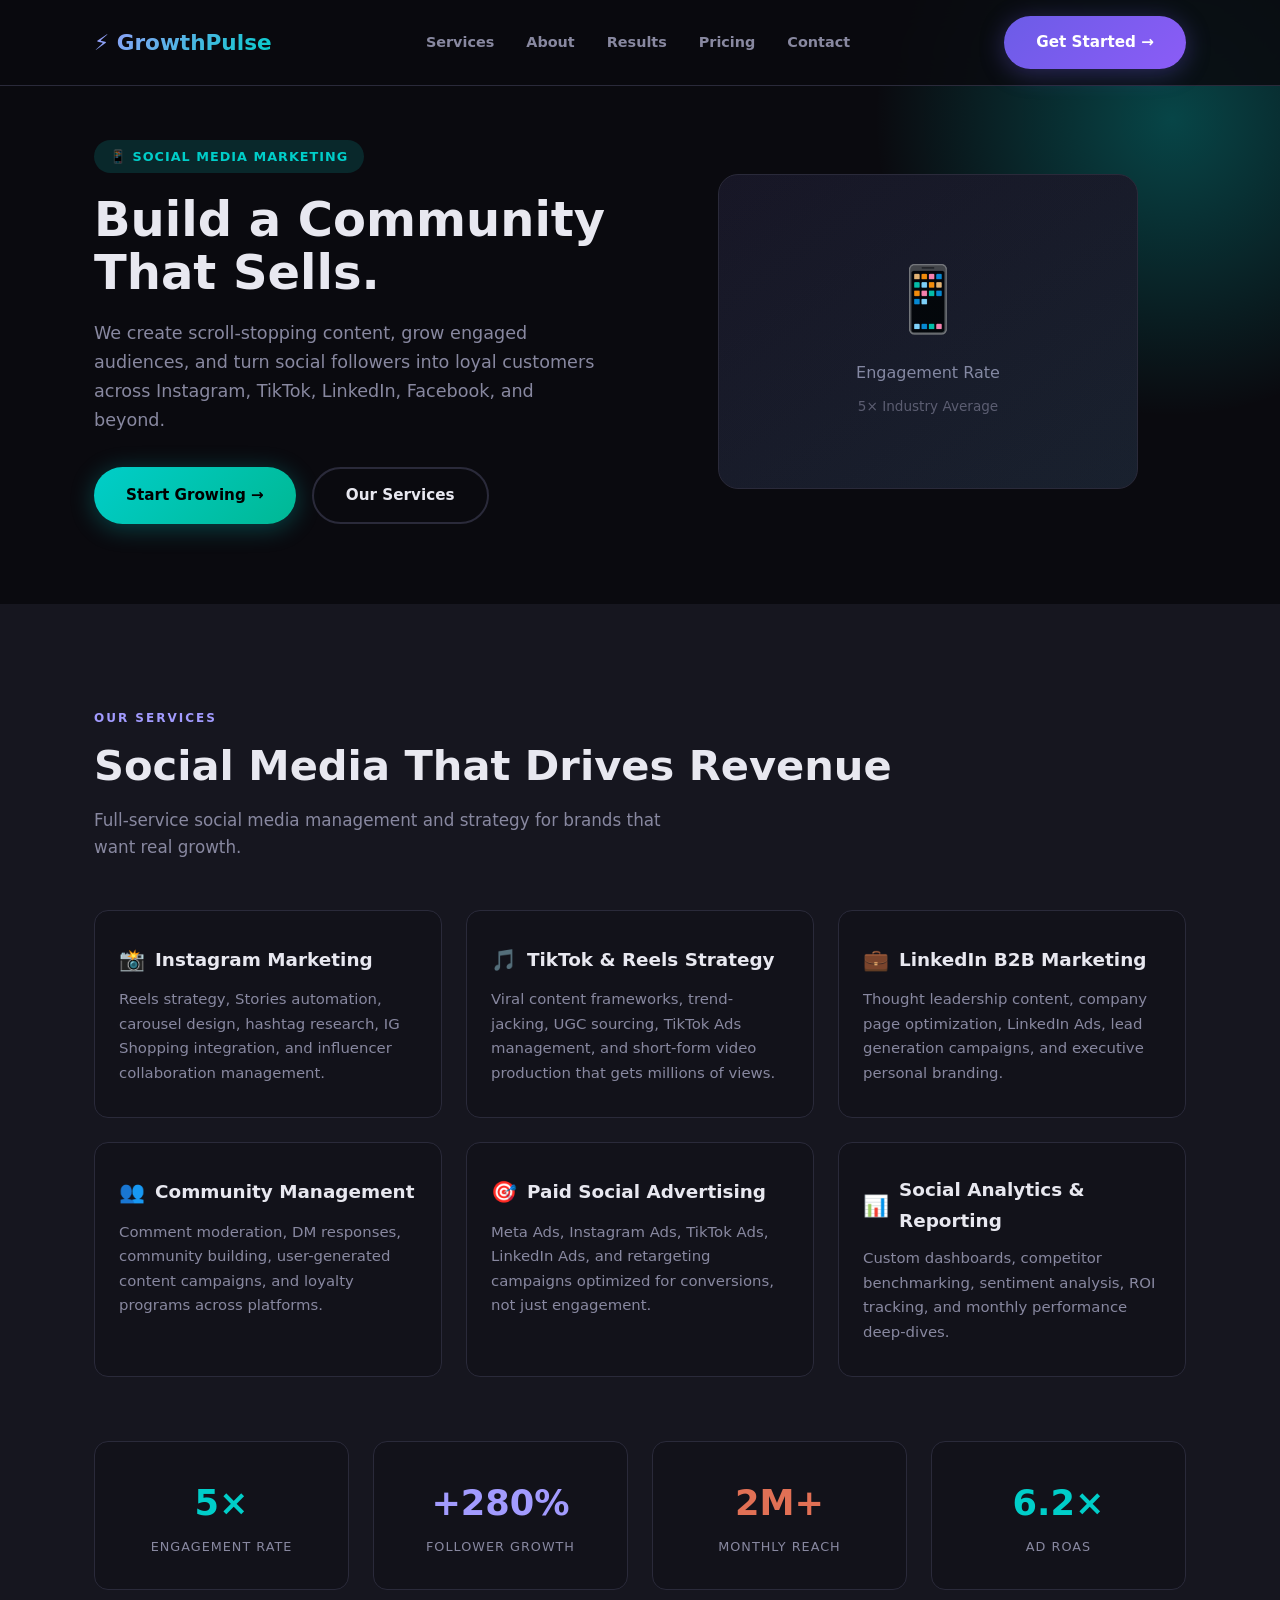
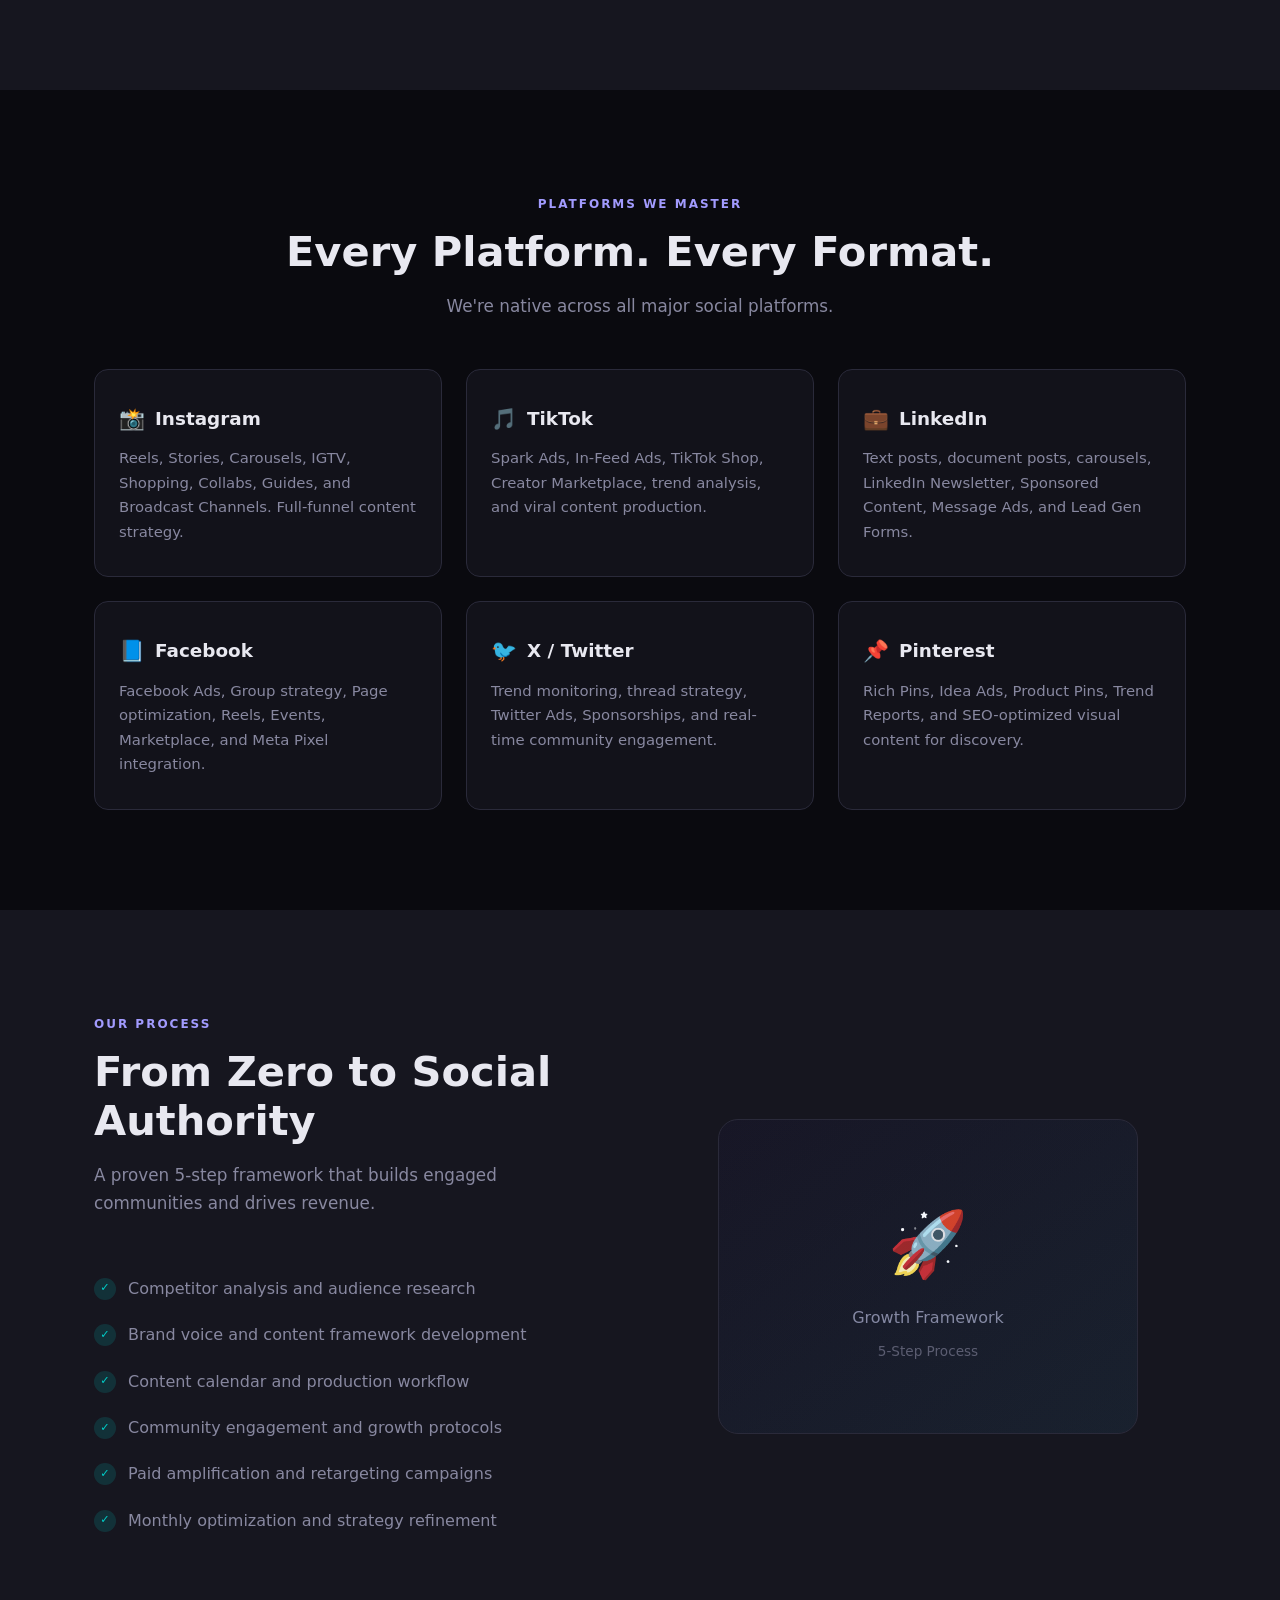
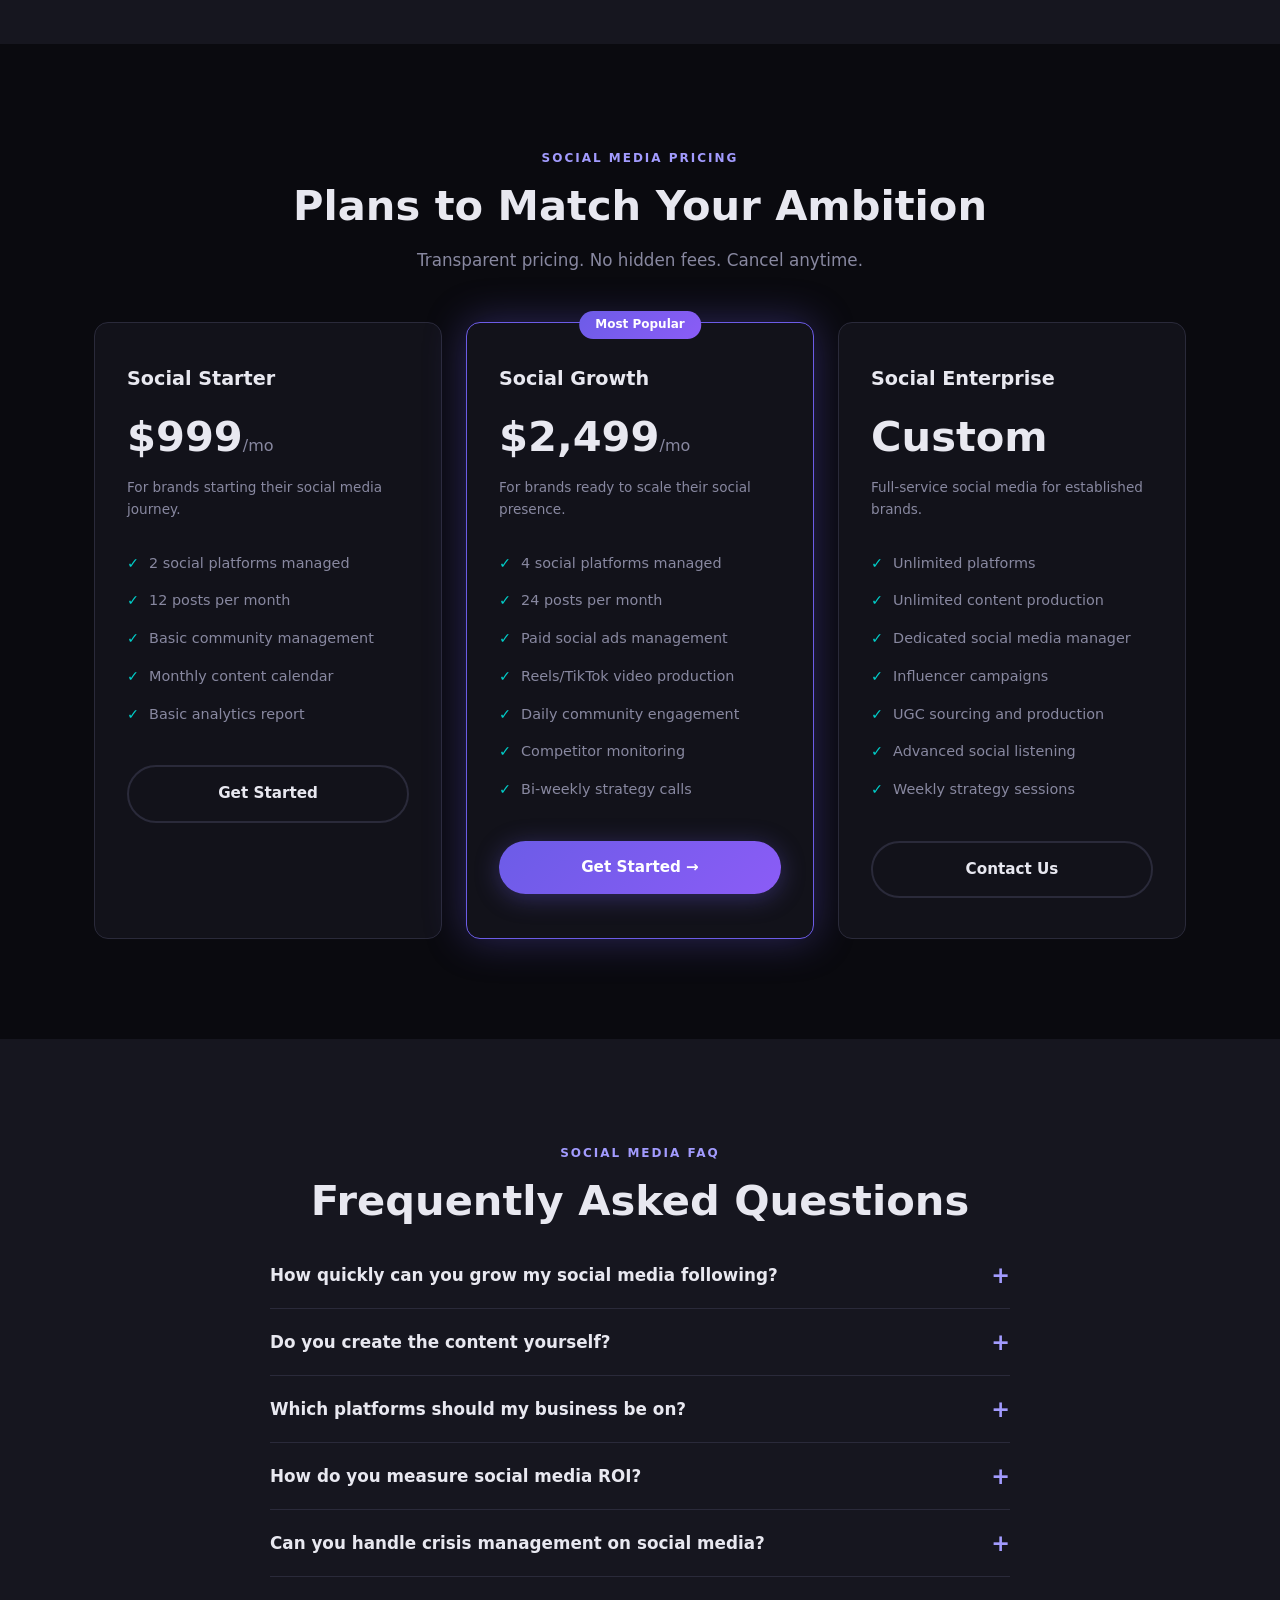
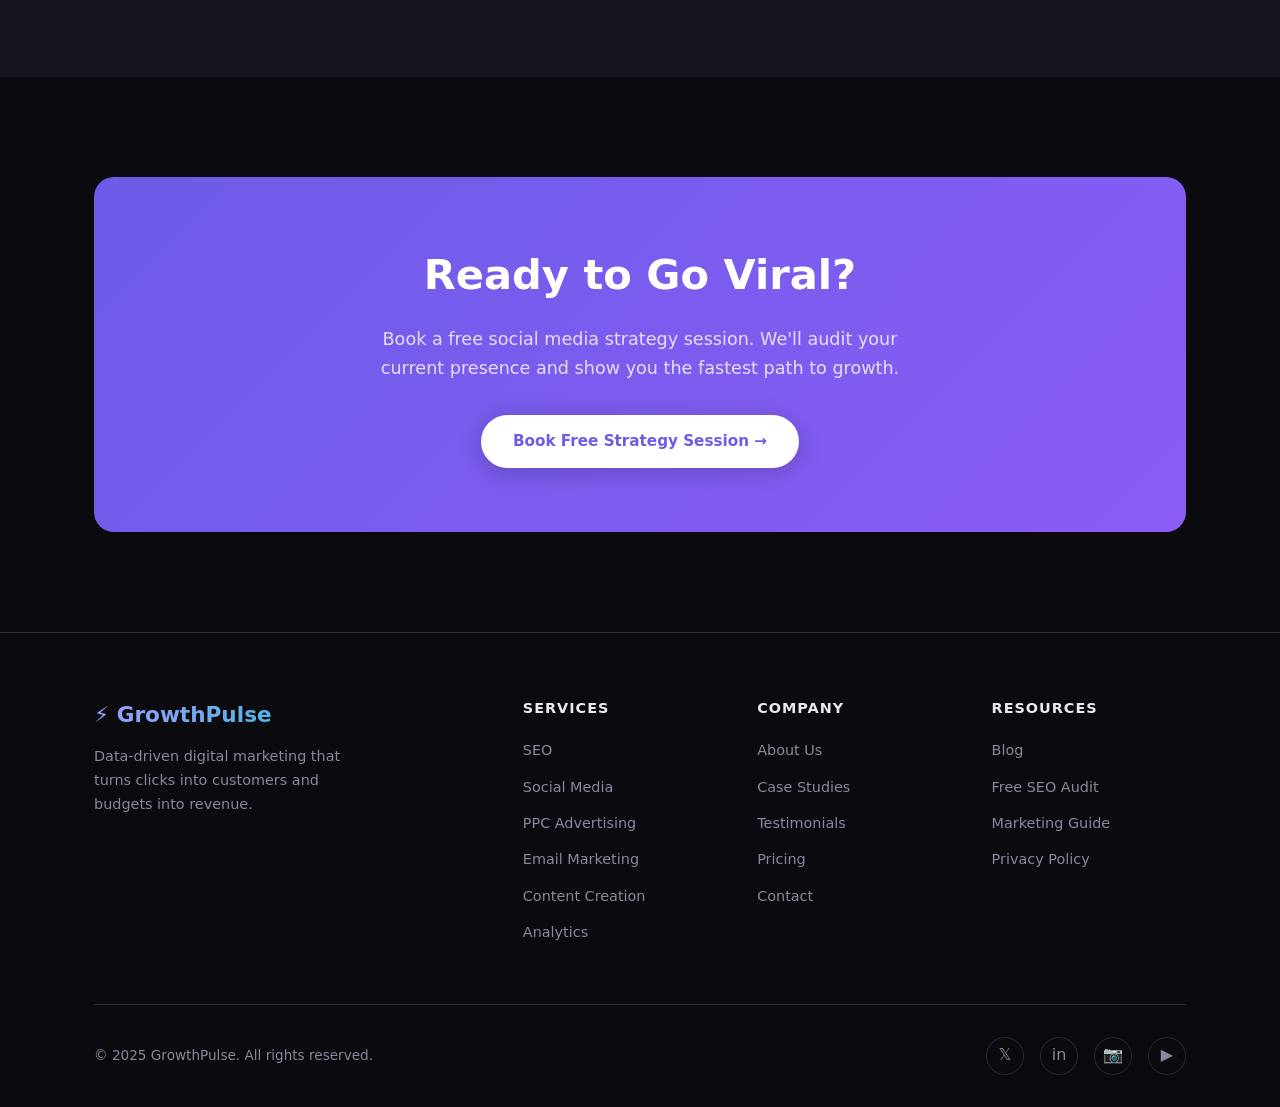
<file: social-media.html>
<!DOCTYPE html>
<html lang="en">
<head>
    <meta charset="UTF-8">
    <meta name="viewport" content="width=device-width, initial-scale=1.0">
    <title>Social Media Marketing — GrowthPulse Digital Marketing</title>
    <link rel="stylesheet" href="css/style.css">
</head>
<body>

<nav class="navbar">
    <div class="container">
        <a href="index.html" class="logo">⚡ GrowthPulse</a>
        <ul class="nav-links">
            <li><a href="index.html#services">Services</a></li>
            <li><a href="index.html#about">About</a></li>
            <li><a href="index.html#results">Results</a></li>
            <li><a href="index.html#pricing">Pricing</a></li>
            <li><a href="index.html#contact">Contact</a></li>
        </ul>
        <a href="index.html#contact" class="btn btn-primary">Get Started →</a>
        <button class="hamburger" onclick="document.getElementById('mobileMenu').classList.add('open')">
            <span></span><span></span><span></span>
        </button>
    </div>
</nav>

<div class="mobile-menu" id="mobileMenu">
    <button class="mobile-close" onclick="this.parentElement.classList.remove('open')">×</button>
    <a href="index.html">Home</a>
    <a href="seo.html">SEO</a>
    <a href="social-media.html">Social Media</a>
    <a href="ppc.html">PPC</a>
    <a href="email.html">Email</a>
    <a href="content.html">Content</a>
    <a href="analytics.html">Analytics</a>
    <a href="index.html#contact">Contact</a>
</div>

<section class="service-banner banner-teal">
    <div class="container">
        <div class="banner-grid">
            <div>
                <span class="service-tag tag-teal">📱 Social Media Marketing</span>
                <h1 class="banner-title">Build a Community<br>That Sells.</h1>
                <p class="banner-text">
                    We create scroll-stopping content, grow engaged audiences, and turn social followers into loyal customers across Instagram, TikTok, LinkedIn, Facebook, and beyond.
                </p>
                <div class="banner-buttons">
                    <a href="index.html#contact" class="btn btn-green">Start Growing →</a>
                    <a href="#services" class="btn btn-outline">Our Services</a>
                </div>
            </div>
            <div class="banner-visual">
                <div class="visual-box">
                    <div class="visual-big">📱</div>
                    <div class="visual-label">Engagement Rate</div>
                    <div class="visual-sub">5× Industry Average</div>
                </div>
            </div>
        </div>
    </div>
</section>

<section class="section" style="background:var(--bg-alt);">
    <div class="container">
        <span class="section-label">Our Services</span>
        <h2 class="section-title">Social Media That Drives Revenue</h2>
        <p class="section-sub">Full-service social media management and strategy for brands that want real growth.</p>
        <div class="feature-grid">
            <div class="feature-card fade-up">
                <h3><span class="feature-icon">📸</span> Instagram Marketing</h3>
                <p>Reels strategy, Stories automation, carousel design, hashtag research, IG Shopping integration, and influencer collaboration management.</p>
            </div>
            <div class="feature-card fade-up">
                <h3><span class="feature-icon">🎵</span> TikTok & Reels Strategy</h3>
                <p>Viral content frameworks, trend-jacking, UGC sourcing, TikTok Ads management, and short-form video production that gets millions of views.</p>
            </div>
            <div class="feature-card fade-up">
                <h3><span class="feature-icon">💼</span> LinkedIn B2B Marketing</h3>
                <p>Thought leadership content, company page optimization, LinkedIn Ads, lead generation campaigns, and executive personal branding.</p>
            </div>
            <div class="feature-card fade-up">
                <h3><span class="feature-icon">👥</span> Community Management</h3>
                <p>Comment moderation, DM responses, community building, user-generated content campaigns, and loyalty programs across platforms.</p>
            </div>
            <div class="feature-card fade-up">
                <h3><span class="feature-icon">🎯</span> Paid Social Advertising</h3>
                <p>Meta Ads, Instagram Ads, TikTok Ads, LinkedIn Ads, and retargeting campaigns optimized for conversions, not just engagement.</p>
            </div>
            <div class="feature-card fade-up">
                <h3><span class="feature-icon">📊</span> Social Analytics & Reporting</h3>
                <p>Custom dashboards, competitor benchmarking, sentiment analysis, ROI tracking, and monthly performance deep-dives.</p>
            </div>
        </div>

        <div class="stat-row">
            <div class="stat-box fade-up">
                <div class="num green">5×</div>
                <div class="label">Engagement Rate</div>
            </div>
            <div class="stat-box fade-up">
                <div class="num purple">+280%</div>
                <div class="label">Follower Growth</div>
            </div>
            <div class="stat-box fade-up">
                <div class="num orange">2M+</div>
                <div class="label">Monthly Reach</div>
            </div>
            <div class="stat-box fade-up">
                <div class="num green">6.2×</div>
                <div class="label">Ad ROAS</div>
            </div>
        </div>
    </div>
</section>

<section class="section">
    <div class="container">
        <div style="text-align:center;">
            <span class="section-label">Platforms We Master</span>
            <h2 class="section-title">Every Platform. Every Format.</h2>
            <p class="section-sub" style="margin-left:auto;margin-right:auto;">We're native across all major social platforms.</p>
        </div>
        <div class="feature-grid">
            <div class="feature-card fade-up">
                <h3><span class="feature-icon">📸</span> Instagram</h3>
                <p>Reels, Stories, Carousels, IGTV, Shopping, Collabs, Guides, and Broadcast Channels. Full-funnel content strategy.</p>
            </div>
            <div class="feature-card fade-up">
                <h3><span class="feature-icon">🎵</span> TikTok</h3>
                <p>Spark Ads, In-Feed Ads, TikTok Shop, Creator Marketplace, trend analysis, and viral content production.</p>
            </div>
            <div class="feature-card fade-up">
                <h3><span class="feature-icon">💼</span> LinkedIn</h3>
                <p>Text posts, document posts, carousels, LinkedIn Newsletter, Sponsored Content, Message Ads, and Lead Gen Forms.</p>
            </div>
            <div class="feature-card fade-up">
                <h3><span class="feature-icon">📘</span> Facebook</h3>
                <p>Facebook Ads, Group strategy, Page optimization, Reels, Events, Marketplace, and Meta Pixel integration.</p>
            </div>
            <div class="feature-card fade-up">
                <h3><span class="feature-icon">🐦</span> X / Twitter</h3>
                <p>Trend monitoring, thread strategy, Twitter Ads, Sponsorships, and real-time community engagement.</p>
            </div>
            <div class="feature-card fade-up">
                <h3><span class="feature-icon">📌</span> Pinterest</h3>
                <p>Rich Pins, Idea Ads, Product Pins, Trend Reports, and SEO-optimized visual content for discovery.</p>
            </div>
        </div>
    </div>
</section>

<section class="section" style="background:var(--bg-alt);">
    <div class="container">
        <div class="banner-grid">
            <div>
                <span class="section-label">Our Process</span>
                <h2 class="section-title">From Zero to Social Authority</h2>
                <p class="section-sub">A proven 5-step framework that builds engaged communities and drives revenue.</p>
                <ul class="check-list">
                    <li>Competitor analysis and audience research</li>
                    <li>Brand voice and content framework development</li>
                    <li>Content calendar and production workflow</li>
                    <li>Community engagement and growth protocols</li>
                    <li>Paid amplification and retargeting campaigns</li>
                    <li>Monthly optimization and strategy refinement</li>
                </ul>
            </div>
            <div class="banner-visual">
                <div class="visual-box">
                    <div class="visual-big">🚀</div>
                    <div class="visual-label">Growth Framework</div>
                    <div class="visual-sub">5-Step Process</div>
                </div>
            </div>
        </div>
    </div>
</section>

<section class="section">
    <div class="container">
        <div style="text-align:center;">
            <span class="section-label">Social Media Pricing</span>
            <h2 class="section-title">Plans to Match Your Ambition</h2>
            <p class="section-sub" style="margin-left:auto;margin-right:auto;">Transparent pricing. No hidden fees. Cancel anytime.</p>
        </div>
        <div class="pricing-grid">
            <div class="pricing-card fade-up">
                <h3>Social Starter</h3>
                <div class="price">$999<span>/mo</span></div>
                <p class="price-desc">For brands starting their social media journey.</p>
                <ul class="pricing-features">
                    <li>2 social platforms managed</li>
                    <li>12 posts per month</li>
                    <li>Basic community management</li>
                    <li>Monthly content calendar</li>
                    <li>Basic analytics report</li>
                </ul>
                <a href="index.html#contact" class="btn btn-outline">Get Started</a>
            </div>
            <div class="pricing-card featured fade-up">
                <div class="pricing-badge">Most Popular</div>
                <h3>Social Growth</h3>
                <div class="price">$2,499<span>/mo</span></div>
                <p class="price-desc">For brands ready to scale their social presence.</p>
                <ul class="pricing-features">
                    <li>4 social platforms managed</li>
                    <li>24 posts per month</li>
                    <li>Paid social ads management</li>
                    <li>Reels/TikTok video production</li>
                    <li>Daily community engagement</li>
                    <li>Competitor monitoring</li>
                    <li>Bi-weekly strategy calls</li>
                </ul>
                <a href="index.html#contact" class="btn btn-primary">Get Started →</a>
            </div>
            <div class="pricing-card fade-up">
                <h3>Social Enterprise</h3>
                <div class="price">Custom</div>
                <p class="price-desc">Full-service social media for established brands.</p>
                <ul class="pricing-features">
                    <li>Unlimited platforms</li>
                    <li>Unlimited content production</li>
                    <li>Dedicated social media manager</li>
                    <li>Influencer campaigns</li>
                    <li>UGC sourcing and production</li>
                    <li>Advanced social listening</li>
                    <li>Weekly strategy sessions</li>
                </ul>
                <a href="index.html#contact" class="btn btn-outline">Contact Us</a>
            </div>
        </div>
    </div>
</section>

<section class="section" style="background:var(--bg-alt);">
    <div class="container">
        <div style="text-align:center;">
            <span class="section-label">Social Media FAQ</span>
            <h2 class="section-title">Frequently Asked Questions</h2>
        </div>
        <div class="faq-list">
            <div class="faq-item">
                <button class="faq-question">How quickly can you grow my social media following?</button>
                <div class="faq-answer">Growth varies by industry and starting point, but our clients typically see 150-280% follower growth within the first 6 months. We focus on quality followers who engage and convert, not just vanity numbers. Our average engagement rate is 5× the industry average.</div>
            </div>
            <div class="faq-item">
                <button class="faq-question">Do you create the content yourself?</button>
                <div class="faq-answer">Yes. We have an in-house team of designers, videographers, and copywriters. We create all graphics, write all captions, and produce all videos. We also source and manage UGC campaigns when appropriate for your brand.</div>
            </div>
            <div class="faq-item">
                <button class="faq-question">Which platforms should my business be on?</button>
                <div class="faq-answer">It depends on your audience. B2B brands should prioritize LinkedIn. DTC/e-commerce brands should focus on Instagram and TikTok. We'll recommend the optimal platform mix based on your target audience, goals, and competitive landscape during our discovery call.</div>
            </div>
            <div class="faq-item">
                <button class="faq-question">How do you measure social media ROI?</button>
                <div class="faq-answer">We track engagement rate, follower growth, website traffic from social, lead generation, conversion rate, and revenue attributed to social channels. For paid social, we track ROAS, CPL, and CPA. All metrics are reported in your custom dashboard.</div>
            </div>
            <div class="faq-item">
                <button class="faq-question">Can you handle crisis management on social media?</button>
                <div class="faq-answer">Absolutely. We have crisis response protocols in place, including rapid monitoring, sentiment analysis, response templates, and escalation procedures. We can also develop proactive brand safety strategies to prevent issues.</div>
            </div>
        </div>
    </div>
</section>

<section class="section">
    <div class="container">
        <div class="cta-banner fade-up">
            <h2>Ready to Go Viral?</h2>
            <p>Book a free social media strategy session. We'll audit your current presence and show you the fastest path to growth.</p>
            <a href="index.html#contact" class="btn">Book Free Strategy Session →</a>
        </div>
    </div>
</section>

<footer>
    <div class="container">
        <div class="footer-grid">
            <div class="footer-brand">
                <div class="logo">⚡ GrowthPulse</div>
                <p>Data-driven digital marketing that turns clicks into customers and budgets into revenue.</p>
            </div>
            <div class="footer-col">
                <h4>Services</h4>
                <ul>
                    <li><a href="seo.html">SEO</a></li>
                    <li><a href="social-media.html">Social Media</a></li>
                    <li><a href="ppc.html">PPC Advertising</a></li>
                    <li><a href="email.html">Email Marketing</a></li>
                    <li><a href="content.html">Content Creation</a></li>
                    <li><a href="analytics.html">Analytics</a></li>
                </ul>
            </div>
            <div class="footer-col">
                <h4>Company</h4>
                <ul>
                    <li><a href="index.html#about">About Us</a></li>
                    <li><a href="index.html#results">Case Studies</a></li>
                    <li><a href="index.html#testimonials">Testimonials</a></li>
                    <li><a href="index.html#pricing">Pricing</a></li>
                    <li><a href="index.html#contact">Contact</a></li>
                </ul>
            </div>
            <div class="footer-col">
                <h4>Resources</h4>
                <ul>
                    <li><a href="#">Blog</a></li>
                    <li><a href="#">Free SEO Audit</a></li>
                    <li><a href="#">Marketing Guide</a></li>
                    <li><a href="#">Privacy Policy</a></li>
                </ul>
            </div>
        </div>
        <div class="footer-bottom">
            <span>© 2025 GrowthPulse. All rights reserved.</span>
            <div class="social-links">
                <a href="#">𝕏</a>
                <a href="#">in</a>
                <a href="#">📷</a>
                <a href="#">▶</a>
            </div>
        </div>
    </div>
</footer>

<script>
    window.addEventListener('scroll', () => {
        document.querySelector('.navbar').classList.toggle('scrolled', window.scrollY > 50);
    });
    const observer = new IntersectionObserver((entries) => {
        entries.forEach(e => { if (e.isIntersecting) { e.target.classList.add('visible'); observer.unobserve(e.target); } });
    }, { threshold: 0.15 });
    document.querySelectorAll('.fade-up').forEach(el => observer.observe(el));
    document.querySelectorAll('.faq-question').forEach(btn => {
        btn.addEventListener('click', () => {
            const item = btn.parentElement;
            const wasOpen = item.classList.contains('open');
            document.querySelectorAll('.faq-item').forEach(i => i.classList.remove('open'));
            if (!wasOpen) item.classList.add('open');
        });
    });
</script>
</body>
</html>
</file>
<file: css/style.css>
:root {
    --bg: #0a0a0f;
    --bg-card: #12121a;
    --bg-card-hover: #1a1a28;
    --bg-alt: #16161f;
    --accent: #6c5ce7;
    --accent-light: #a29bfe;
    --accent-glow: rgba(108, 92, 231, .35);
    --green: #00cec9;
    --green-glow: rgba(0,206,201,.3);
    --orange: #e17055;
    --pink: #fd79a8;
    --blue: #74b9ff;
    --yellow: #fdcb6e;
    --text: #e8e8f0;
    --text-muted: #8888a0;
    --border: #2a2a3a;
    --radius: 14px;
    --font: 'Segoe UI', system-ui, -apple-system, sans-serif;
}
*, *::before, *::after { margin: 0; padding: 0; box-sizing: border-box; }
html { scroll-behavior: smooth; }
body { font-family: var(--font); background: var(--bg); color: var(--text); line-height: 1.65; overflow-x: hidden; }
a { color: var(--accent-light); text-decoration: none; transition: color .2s; }
a:hover { color: var(--green); }
img { max-width: 100%; display: block; }

.container { max-width: 1140px; margin: 0 auto; padding: 0 24px; }
.section { padding: 100px 0; }
.section-label { display: inline-block; font-size: .75rem; font-weight: 700; letter-spacing: 2px; text-transform: uppercase; color: var(--accent-light); margin-bottom: 12px; }
.section-title { font-size: clamp(1.8rem, 4vw, 2.6rem); font-weight: 800; margin-bottom: 16px; line-height: 1.2; }
.section-sub { color: var(--text-muted); max-width: 600px; margin-bottom: 48px; font-size: 1.05rem; }
.btn { display: inline-flex; align-items: center; gap: 8px; padding: 14px 32px; border-radius: 60px; font-weight: 700; font-size: .95rem; border: none; cursor: pointer; transition: transform .2s, box-shadow .2s; }
.btn:hover { transform: translateY(-2px); }
.btn-primary { background: linear-gradient(135deg, var(--accent), #8b5cf6); color: #fff; box-shadow: 0 4px 24px var(--accent-glow); }
.btn-primary:hover { color: #fff; box-shadow: 0 8px 32px var(--accent-glow); }
.btn-outline { background: transparent; color: var(--text); border: 2px solid var(--border); }
.btn-outline:hover { border-color: var(--accent-light); color: var(--accent-light); }
.btn-green { background: linear-gradient(135deg, var(--green), #00b894); color: #000; box-shadow: 0 4px 24px var(--green-glow); }
.btn-green:hover { color: #000; }

/* Navbar */
.navbar { position: fixed; top: 0; width: 100%; z-index: 1000; padding: 16px 0; background: rgba(10,10,15,.85); backdrop-filter: blur(16px); border-bottom: 1px solid var(--border); }
.navbar.scrolled { padding: 10px 0; }
.navbar .container { display: flex; justify-content: space-between; align-items: center; }
.logo { font-size: 1.35rem; font-weight: 800; background: linear-gradient(135deg, var(--accent-light), var(--green)); -webkit-background-clip: text; -webkit-text-fill-color: transparent; }
.nav-links { display: flex; gap: 32px; list-style: none; }
.nav-links a { color: var(--text-muted); font-weight: 600; font-size: .9rem; }
.nav-links a:hover { color: var(--text); }
.hamburger { display: none; flex-direction: column; gap: 5px; background: none; border: none; cursor: pointer; }
.hamburger span { width: 24px; height: 2px; background: var(--text); border-radius: 2px; }
.mobile-menu { display: none; position: fixed; inset: 0; z-index: 999; background: rgba(10,10,15,.97); flex-direction: column; align-items: center; justify-content: center; gap: 32px; }
.mobile-menu.open { display: flex; }
.mobile-menu a { font-size: 1.3rem; font-weight: 700; color: var(--text); }
.mobile-close { position: absolute; top: 24px; right: 24px; background: none; border: none; color: var(--text); font-size: 2rem; cursor: pointer; }

/* Service Banner */
.service-banner { padding: 140px 0 80px; position: relative; overflow: hidden; }
.service-banner::before { content: ''; position: absolute; top: -30%; right: -15%; width: 600px; height: 600px; border-radius: 50%; pointer-events: none; }
.banner-purple::before { background: radial-gradient(circle, var(--accent-glow), transparent 70%); }
.banner-teal::before { background: radial-gradient(circle, var(--green-glow), transparent 70%); }
.banner-orange::before { background: radial-gradient(circle, rgba(225,112,85,.3), transparent 70%); }
.banner-pink::before { background: radial-gradient(circle, rgba(253,121,168,.3), transparent 70%); }
.banner-blue::before { background: radial-gradient(circle, rgba(116,185,255,.3), transparent 70%); }
.banner-yellow::before { background: radial-gradient(circle, rgba(253,203,110,.3), transparent 70%); }
.banner-grid { display: grid; grid-template-columns: 1fr 1fr; gap: 60px; align-items: center; position: relative; z-index: 1; }
.service-tag { display: inline-flex; align-items: center; gap: 8px; padding: 6px 16px; border-radius: 30px; font-size: .8rem; font-weight: 700; text-transform: uppercase; letter-spacing: 1px; margin-bottom: 20px; }
.tag-purple { background: rgba(108,92,231,.15); color: var(--accent-light); }
.tag-teal { background: rgba(0,206,201,.15); color: var(--green); }
.tag-orange { background: rgba(225,112,85,.15); color: var(--orange); }
.tag-pink { background: rgba(253,121,168,.15); color: var(--pink); }
.tag-blue { background: rgba(116,185,255,.15); color: var(--blue); }
.tag-yellow { background: rgba(253,203,110,.15); color: var(--yellow); }
.banner-title { font-size: clamp(2rem, 5vw, 3rem); font-weight: 900; line-height: 1.1; margin-bottom: 20px; }
.banner-text { color: var(--text-muted); font-size: 1.1rem; margin-bottom: 32px; max-width: 520px; }
.banner-buttons { display: flex; gap: 16px; flex-wrap: wrap; }

/* Feature cards */
.feature-grid { display: grid; grid-template-columns: repeat(auto-fit, minmax(300px, 1fr)); gap: 24px; }
.feature-card { background: var(--bg-card); border: 1px solid var(--border); border-radius: var(--radius); padding: 32px 24px; transition: border-color .3s, transform .3s; }
.feature-card:hover { border-color: var(--accent); transform: translateY(-3px); }
.feature-card h3 { font-size: 1.15rem; font-weight: 700; margin-bottom: 10px; display: flex; align-items: center; gap: 10px; }
.feature-card p { color: var(--text-muted); font-size: .93rem; }
.feature-icon { font-size: 1.3rem; }

/* Stat row */
.stat-row { display: grid; grid-template-columns: repeat(4, 1fr); gap: 24px; margin-top: 64px; }
.stat-box { text-align: center; padding: 32px 20px; background: var(--bg-card); border: 1px solid var(--border); border-radius: var(--radius); }
.stat-box .num { font-size: 2.2rem; font-weight: 900; }
.stat-box .num.green { color: var(--green); }
.stat-box .num.purple { color: var(--accent-light); }
.stat-box .num.orange { color: var(--orange); }
.stat-box .num.blue { color: var(--blue); }
.stat-box .label { font-size: .8rem; color: var(--text-muted); text-transform: uppercase; letter-spacing: 1px; margin-top: 4px; }

/* Steps */
.steps-grid { display: grid; grid-template-columns: repeat(auto-fit, minmax(220px, 1fr)); gap: 24px; }
.step-card { text-align: center; padding: 28px 20px; }
.step-num { display: inline-flex; align-items: center; justify-content: center; width: 48px; height: 48px; border-radius: 50%; background: linear-gradient(135deg, var(--accent), #8b5cf6); color: #fff; font-weight: 800; font-size: 1.1rem; margin-bottom: 16px; }
.step-card h3 { font-size: 1.05rem; margin-bottom: 8px; }
.step-card p { font-size: .9rem; color: var(--text-muted); }

/* Checklist */
.check-list { list-style: none; }
.check-list li { padding: 10px 0; display: flex; align-items: flex-start; gap: 12px; color: var(--text-muted); }
.check-list li::before { content: '✓'; display: inline-flex; align-items: center; justify-content: center; width: 22px; height: 22px; border-radius: 50%; background: rgba(0,206,201,.15); color: var(--green); font-size: .7rem; flex-shrink: 0; margin-top: 2px; }

/* Pricing */
.pricing-grid { display: grid; grid-template-columns: repeat(auto-fit, minmax(300px, 1fr)); gap: 24px; }
.pricing-card { background: var(--bg-card); border: 1px solid var(--border); border-radius: var(--radius); padding: 40px 32px; position: relative; transition: transform .3s, border-color .3s; }
.pricing-card:hover { transform: translateY(-4px); }
.pricing-card.featured { border-color: var(--accent); box-shadow: 0 0 40px var(--accent-glow); }
.pricing-badge { position: absolute; top: -12px; left: 50%; transform: translateX(-50%); background: linear-gradient(135deg, var(--accent), #8b5cf6); color: #fff; font-size: .75rem; font-weight: 700; padding: 4px 16px; border-radius: 30px; }
.pricing-card h3 { font-size: 1.2rem; margin-bottom: 8px; }
.pricing-card .price { font-size: 2.6rem; font-weight: 900; margin-bottom: 4px; }
.pricing-card .price span { font-size: 1rem; font-weight: 400; color: var(--text-muted); }
.pricing-card .price-desc { font-size: .85rem; color: var(--text-muted); margin-bottom: 24px; }
.pricing-features { list-style: none; margin-bottom: 32px; }
.pricing-features li { padding: 7px 0; font-size: .9rem; color: var(--text-muted); display: flex; align-items: center; gap: 10px; }
.pricing-features li::before { content: '✓'; color: var(--green); font-weight: 700; }
.pricing-card .btn { width: 100%; justify-content: center; }

/* FAQ */
.faq-list { max-width: 740px; margin: 0 auto; }
.faq-item { border-bottom: 1px solid var(--border); }
.faq-question { width: 100%; background: none; border: none; color: var(--text); font-size: 1.05rem; font-weight: 700; padding: 20px 0; text-align: left; cursor: pointer; display: flex; justify-content: space-between; align-items: center; font-family: var(--font); }
.faq-question::after { content: '+'; font-size: 1.4rem; color: var(--accent-light); transition: transform .3s; }
.faq-item.open .faq-question::after { content: '−'; }
.faq-answer { max-height: 0; overflow: hidden; transition: max-height .4s ease, padding .3s; color: var(--text-muted); line-height: 1.7; }
.faq-item.open .faq-answer { max-height: 300px; padding-bottom: 20px; }

/* CTA */
.cta-banner { background: linear-gradient(135deg, var(--accent), #8b5cf6, var(--green)); background-size: 200% 200%; animation: gradientShift 6s ease infinite; border-radius: 20px; padding: 64px 48px; text-align: center; }
@keyframes gradientShift { 0%,100%{background-position:0% 50%} 50%{background-position:100% 50%} }
.cta-banner h2 { font-size: clamp(1.8rem, 4vw, 2.6rem); font-weight: 900; color: #fff; margin-bottom: 16px; }
.cta-banner p { color: rgba(255,255,255,.8); max-width: 560px; margin: 0 auto 32px; font-size: 1.1rem; }
.cta-banner .btn { background: #fff; color: var(--accent); box-shadow: 0 4px 24px rgba(0,0,0,.2); }
.cta-banner .btn:hover { color: var(--green); }

/* Footer */
footer { border-top: 1px solid var(--border); padding: 64px 0 32px; }
.footer-grid { display: grid; grid-template-columns: 2fr 1fr 1fr 1fr; gap: 40px; margin-bottom: 48px; }
.footer-brand p { color: var(--text-muted); font-size: .9rem; margin-top: 12px; max-width: 280px; }
.footer-col h4 { font-size: .9rem; font-weight: 700; margin-bottom: 16px; text-transform: uppercase; letter-spacing: 1px; }
.footer-col ul { list-style: none; }
.footer-col li { margin-bottom: 10px; }
.footer-col a { color: var(--text-muted); font-size: .9rem; }
.footer-col a:hover { color: var(--accent-light); }
.footer-bottom { display: flex; justify-content: space-between; align-items: center; padding-top: 32px; border-top: 1px solid var(--border); font-size: .85rem; color: var(--text-muted); }
.social-links { display: flex; gap: 16px; }
.social-links a { width: 38px; height: 38px; border-radius: 50%; border: 1px solid var(--border); display: flex; align-items: center; justify-content: center; color: var(--text-muted); transition: .2s; font-size: 1rem; }
.social-links a:hover { border-color: var(--accent-light); color: var(--accent-light); }

/* Animations */
.fade-up { opacity: 0; transform: translateY(30px); transition: opacity .6s ease, transform .6s ease; }
.fade-up.visible { opacity: 1; transform: translateY(0); }

/* Comparison table */
.comparison-table { width: 100%; border-collapse: collapse; margin-top: 32px; }
.comparison-table th, .comparison-table td { padding: 14px 20px; text-align: left; border-bottom: 1px solid var(--border); font-size: .93rem; }
.comparison-table th { color: var(--accent-light); font-weight: 700; font-size: .85rem; text-transform: uppercase; letter-spacing: 1px; background: var(--bg-card); }
.comparison-table td { color: var(--text-muted); }
.comparison-table tr:hover td { background: var(--bg-card); }
.check-green { color: var(--green); font-weight: 700; }
.cross-red { color: var(--orange); }

/* Visual placeholder */
.banner-visual { display: flex; justify-content: center; }
.visual-box { width: 100%; max-width: 420px; aspect-ratio: 4/3; border-radius: 20px; background: linear-gradient(145deg, var(--bg-card), var(--bg-card-hover)); border: 1px solid var(--border); display: flex; flex-direction: column; align-items: center; justify-content: center; gap: 8px; padding: 32px; position: relative; overflow: hidden; }
.visual-box::before { content: ''; position: absolute; inset: 0; background: linear-gradient(145deg, rgba(108,92,231,.06), rgba(0,206,201,.04)); pointer-events: none; }
.visual-big { font-size: 4rem; }
.visual-label { font-size: 1rem; color: var(--text-muted); }
.visual-sub { font-size: .85rem; color: var(--text-muted); opacity: .6; }

/* Responsive */
@media (max-width: 900px) {
    .banner-grid { grid-template-columns: 1fr; }
    .banner-visual { order: -1; }
    .stat-row { grid-template-columns: 1fr 1fr; }
    .footer-grid { grid-template-columns: 1fr 1fr; }
}
@media (max-width: 640px) {
    .nav-links { display: none; }
    .hamburger { display: flex; }
    .stat-row { grid-template-columns: 1fr; }
    .footer-grid { grid-template-columns: 1fr; }
    .footer-bottom { flex-direction: column; gap: 16px; text-align: center; }
    .section { padding: 60px 0; }
    .cta-banner { padding: 40px 24px; }
}
</file>
